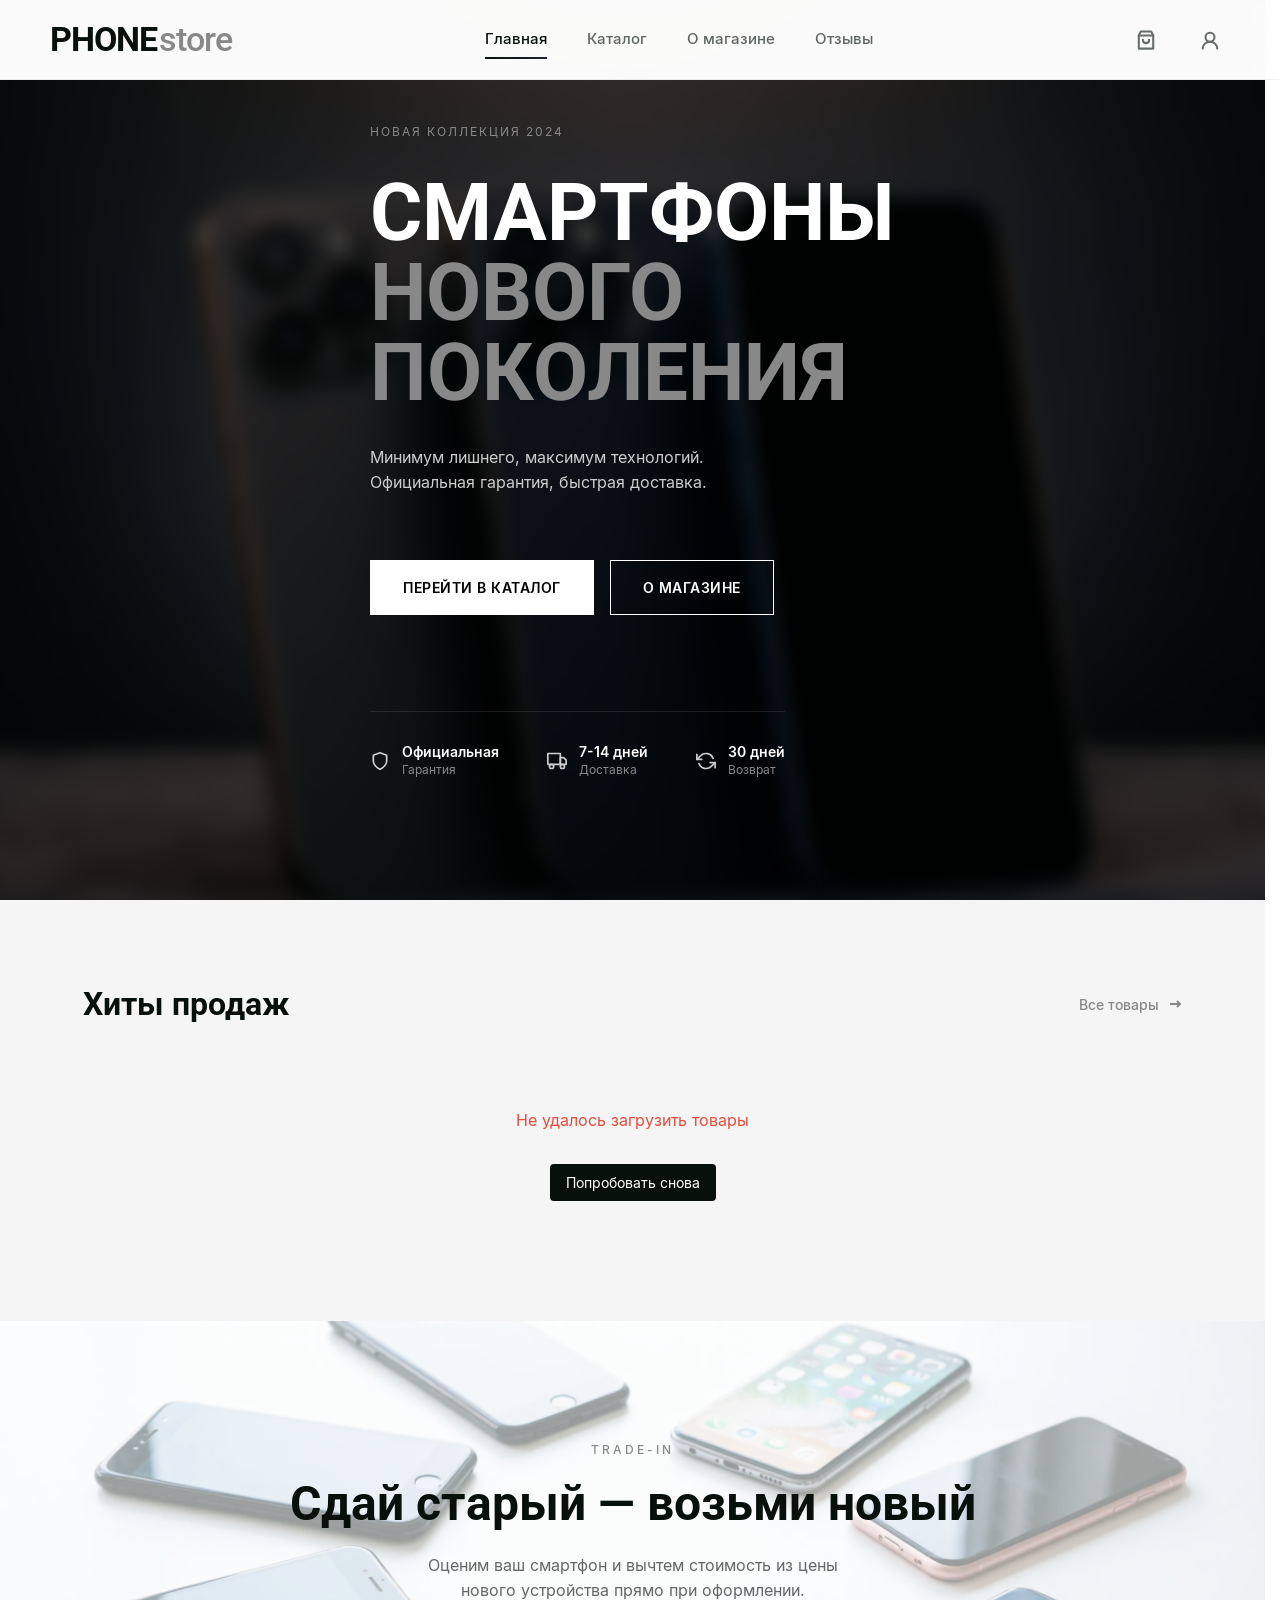
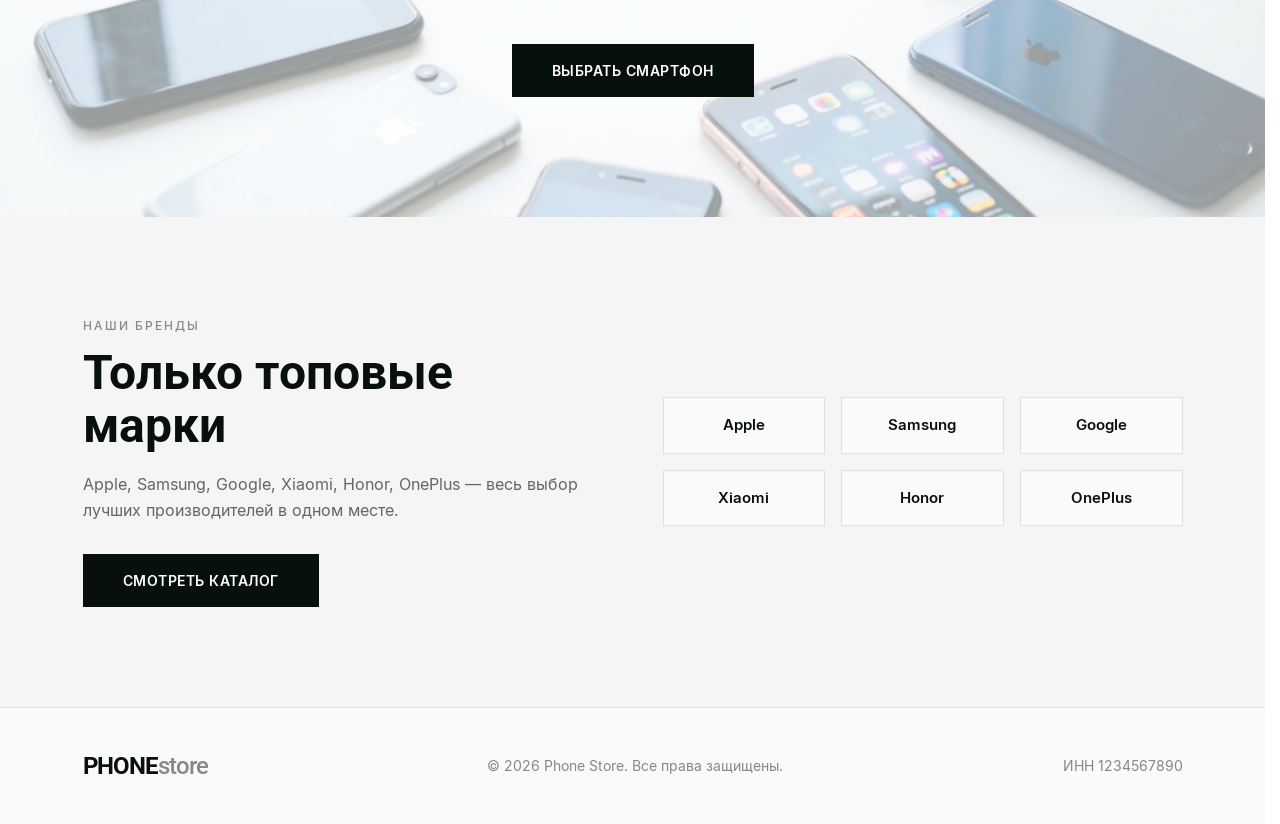
<file: index.html>
<!DOCTYPE html>
<html lang="ru">

<head>
    <meta charset="UTF-8">
    <meta name="viewport" content="width=device-width, initial-scale=1.0">
    <title>PhoneStore</title>
    <link rel="stylesheet" href="styles/fonts.css">
    <link rel="stylesheet" href="styles/reset.css">
    <link rel="stylesheet" href="styles/style.css">
    <link rel="stylesheet" href="styles/responsive.css">
    <script src="js/main.js" defer></script>
    <script src="js/index.js" defer type="module"></script>
</head>

<body>
    <header class="header">
        <a href="index.html" class="header__logo">
            PHONE<span>store</span>
        </a>
        <nav class="header__nav">
            <ul class="header__nav-list">
                <li><a href="index.html" class="header__nav-link header__nav-link--active">Главная</a></li>
                <li><a href="catalog.html" class="header__nav-link">Каталог</a></li>
                <li><a href="about_us.html" class="header__nav-link">О магазине</a></li>
                <li><a href="reviews.html" class="header__nav-link">Отзывы</a></li>
            </ul>
        </nav>
        <div class="header__icons">
            <a href="cart.html" class="header__icon">
                <svg class="header__icon-image" viewBox="0 0 16 16" fill="none" stroke="currentColor"
                    stroke-width="1.5">
                    <rect height="9.5" width="10.5" y="4.75" x="2.75" />
                    <path d="m5.75 7.75c0 1.5 1 2.5 2.25 2.5s2.25-1 2.25-2.5m-7.5-3 1.5-3h7.5l1.5 3" />
                </svg>
            </a>
            <a href="profile.html" class="header__icon">
                <svg class="header__icon-image" viewBox="0 0 16 16" fill="none" stroke="currentColor"
                    stroke-width="1.5">
                    <circle cx="8" cy="6" r="3.25" />
                    <path d="m2.75 14.25c0-2.5 2-5 5.25-5s5.25 2.5 5.25 5" />
                </svg>
            </a>
        </div>
        <button class="header__burger" aria-label="Меню">
            <span></span>
            <span></span>
            <span></span>
        </button>
        <div class="header__mobile-menu">
            <nav class="header__mobile-nav">
                <ul class="header__mobile-nav-list">
                    <li><a href="index.html" class="header__mobile-nav-link header__mobile-nav-link--active">Главная</a>
                    </li>
                    <li><a href="catalog.html" class="header__mobile-nav-link">Каталог</a></li>
                    <li><a href="about_us.html" class="header__mobile-nav-link">О магазине</a></li>
                    <li><a href="reviews.html" class="header__mobile-nav-link">Отзывы</a></li>
                    <li><a href="cart.html" class="header__mobile-nav-link">Корзина</a></li>
                    <li><a href="profile.html" class="header__mobile-nav-link">Профиль</a></li>
                </ul>
            </nav>
        </div>
    </header>
    <main>
        <section class="hero">
            <div class="hero__container">
                <span class="hero__label">НОВАЯ КОЛЛЕКЦИЯ 2024</span>
                <h1 class="hero__title">
                    Смартфоны
                    <span class="hero__subtitle">НОВОГО</span>
                    <span class="hero__subtitle">ПОКОЛЕНИЯ</span>
                </h1>
                <p class="hero__description">
                    Минимум лишнего, максимум технологий.<br>
                    Официальная гарантия, быстрая доставка.
                </p>
                <div class="hero__buttons">
                    <a href="catalog.html" class="hero__btn hero__btn--primary">
                        Перейти в каталог
                    </a>
                    <a href="about_us.html" class="hero__btn hero__btn--secondary">
                        О магазине
                    </a>
                </div>
                <div class="hero__features">
                    <div class="feature">
                        <svg class="feature__icon" viewBox="0 0 24 24" fill="none" stroke="currentColor"
                            stroke-width="2">
                            <path d="M12 22s8-4 8-10V5l-8-3-8 3v7c0 6 8 10 8 10z" />
                        </svg>
                        <div class="feature__content">
                            <span class="feature__title">Официальная</span>
                            <span class="feature__text">Гарантия</span>
                        </div>
                    </div>
                    <div class="feature">
                        <svg class="feature__icon" viewBox="0 0 24 24" fill="none" stroke="currentColor"
                            stroke-width="2">
                            <rect x="1" y="3" width="15" height="13" />
                            <polygon points="16 8 20 8 23 11 23 16 16 16 16 8" />
                            <circle cx="5.5" cy="18.5" r="2.5" />
                            <circle cx="18.5" cy="18.5" r="2.5" />
                        </svg>
                        <div class="feature__content">
                            <span class="feature__title">7-14 дней</span>
                            <span class="feature__text">Доставка</span>
                        </div>
                    </div>
                    <div class="feature">
                        <svg class="feature__icon" viewBox="0 0 24 24" fill="none" stroke="currentColor"
                            stroke-width="2">
                            <path d="M1 4v6h6M23 20v-6h-6" />
                            <path d="M20.49 9A9 9 0 0 0 5.64 5.64L1 10m22 4l-4.64 4.36A9 9 0 0 1 3.51 15" />
                        </svg>
                        <div class="feature__content">
                            <span class="feature__title">30 дней</span>
                            <span class="feature__text">Возврат</span>
                        </div>
                    </div>
                </div>
        </section>
        <section class="bestsellers">
            <div class="container">
                <div class="bestsellers__header">
                    <h2 class="bestsellers__title">Хиты продаж</h2>
                    <a href="catalog.html" class="bestsellers__link">
                        Все товары
                        <svg width="16" height="16" viewBox="0 0 16 16" fill="none" stroke="currentColor"
                            stroke-width="2">
                            <path d="M3 8h10M10 5l3 3-3 3" />
                        </svg>
                    </a>
                </div>
                <div class="bestsellers__grid">

                </div>
            </div>
        </section>
        <section class="trade-in">
            <div class="trade-in__container">
                <span class="trade-in__label">TRADE-IN</span>
                <h2 class="trade-in__title">Сдай старый — возьми новый</h2>
                <p class="trade-in__description">
                    Оценим ваш смартфон и вычтем стоимость из цены<br>
                    нового устройства прямо при оформлении.
                </p>
                <a href="catalog.html" class="trade-in__btn">Выбрать смартфон</a>
            </div>
        </section>
        <section class="brands">
            <div class="container">
                <div class="brands__content">
                    <div class="brands__info">
                        <span class="brands__label">НАШИ БРЕНДЫ</span>
                        <h2 class="brands__title">Только топовые марки</h2>
                        <p class="brands__description">
                            Apple, Samsung, Google, Xiaomi, Honor, OnePlus — весь выбор<br>
                            лучших производителей в одном месте.
                        </p>
                        <a href="catalog.html" class="brands__btn">Смотреть каталог</a>
                    </div>

                    <div class="brands__grid">
                        <a href="catalog.html?brand=1" class="brand-card">Apple</a>
                        <a href="catalog.html?brand=2" class="brand-card">Samsung</a>
                        <a href="catalog.html?brand=3" class="brand-card">Google</a>
                        <a href="catalog.html?brand=4" class="brand-card">Xiaomi</a>
                        <a href="catalog.html?brand=5" class="brand-card">Honor</a>
                        <a href="catalog.html?brand=6" class="brand-card">OnePlus</a>
                    </div>
                </div>
            </div>
        </section>
    </main>
    <footer class="footer">
        <div class="container">
            <div class="footer__content">
                <div class="footer__logo">
                    PHONE<span>store</span>
                </div>
                <p class="footer__copyright">
                    © 2026 Phone Store. Все права защищены.
                </p>
                <div class="footer__inn">
                    ИНН 1234567890
                </div>
            </div>
        </div>
    </footer>
</body>

</html>
</file>
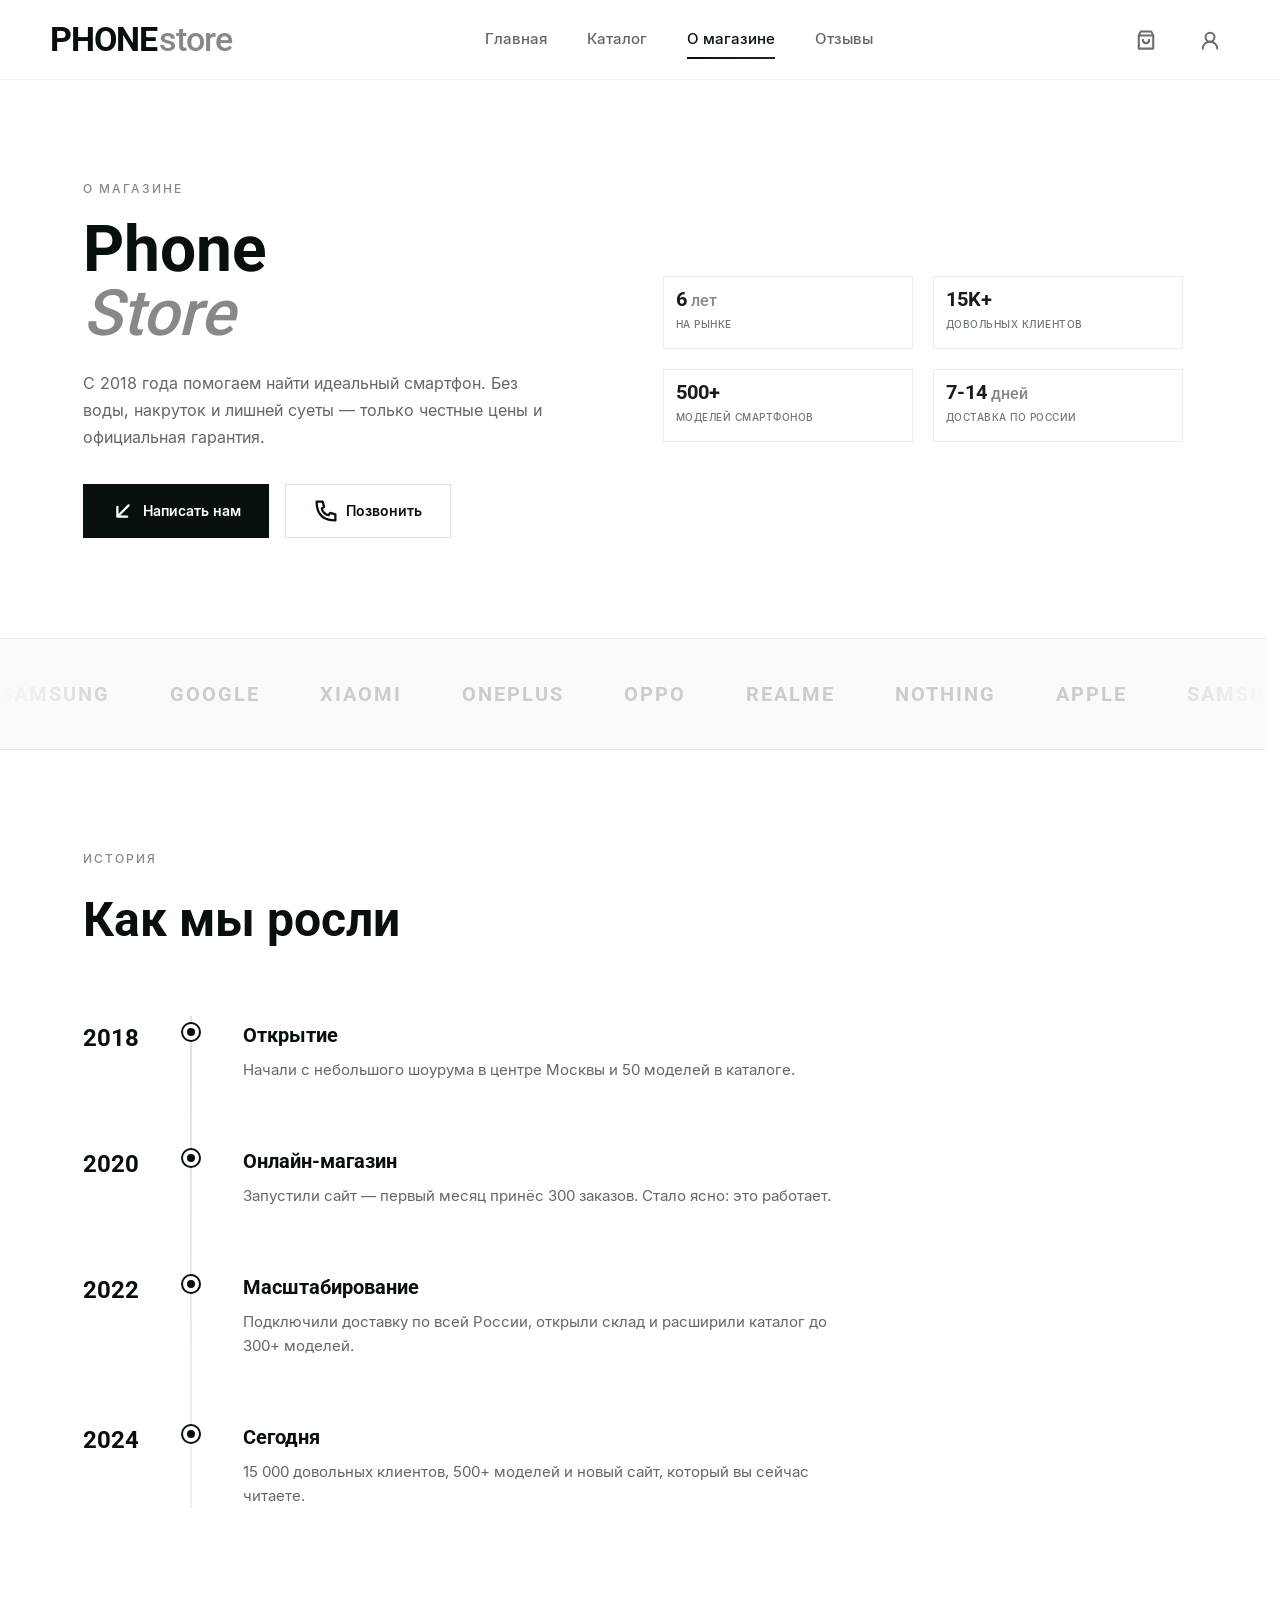
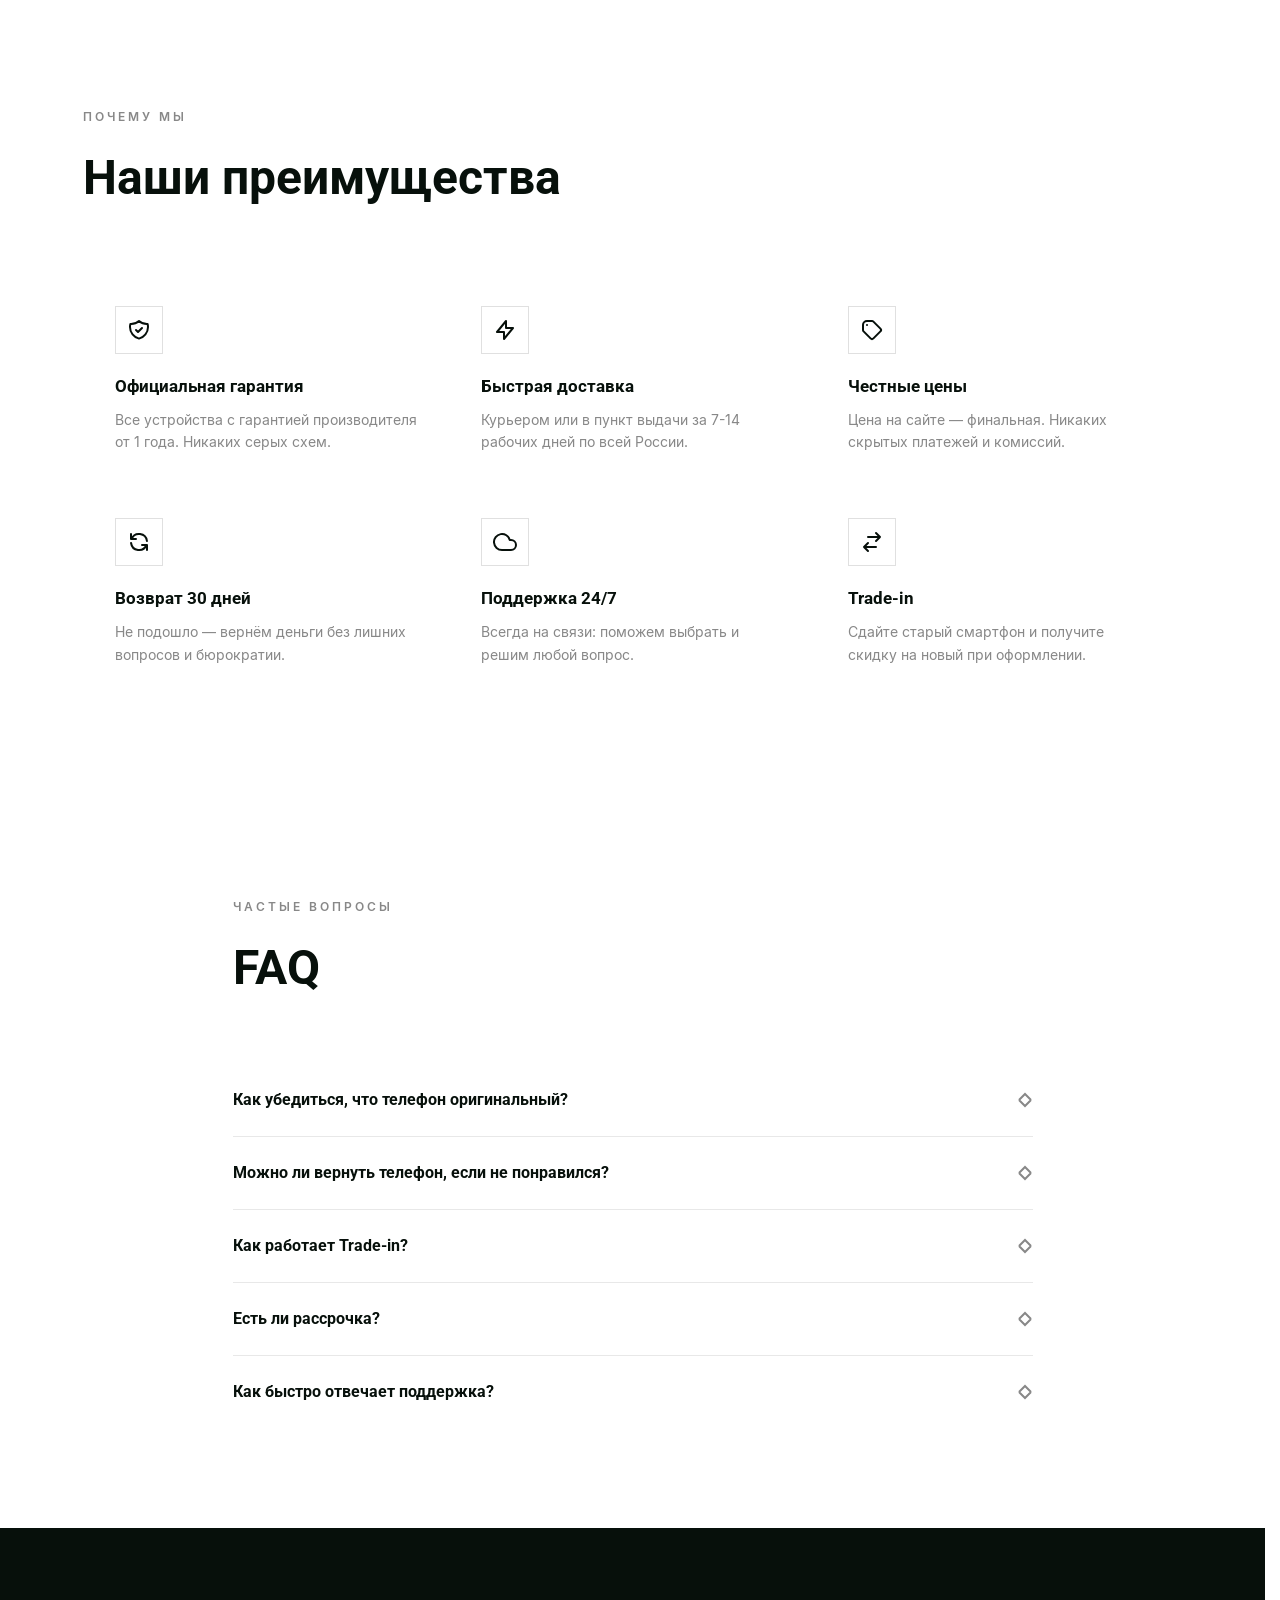
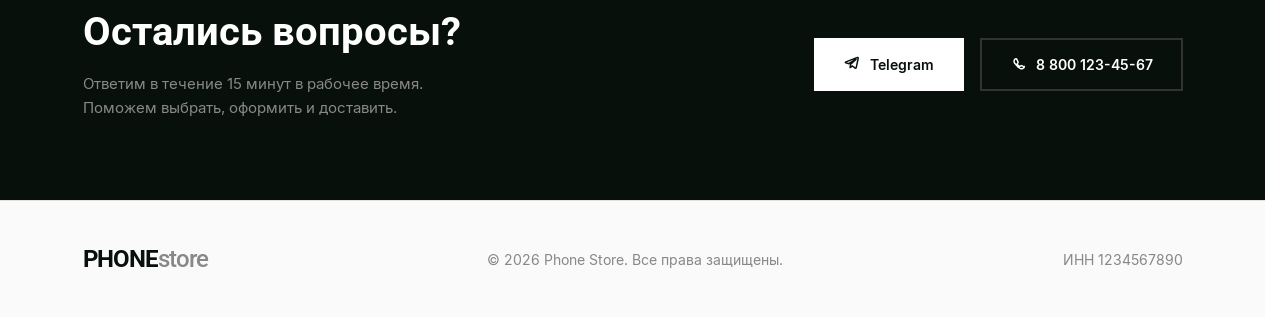
<file: about_us.html>
<!DOCTYPE html>
<html lang="ru">

<head>
    <meta charset="UTF-8">
    <meta name="viewport" content="width=device-width, initial-scale=1.0">
    <title>PhoneStore</title>
    <link rel="stylesheet" href="styles/fonts.css">
    <link rel="stylesheet" href="styles/reset.css">
    <link rel="stylesheet" href="styles/style.css">
    <link rel="stylesheet" href="styles/responsive.css">
    <script src="js/main.js" defer></script>
    <script src="js/about.js" defer></script>
</head>

<body>
    <header class="header">
        <a href="index.html" class="header__logo">
            PHONE<span>store</span>
        </a>
        <nav class="header__nav">
            <ul class="header__nav-list">
                <li><a href="index.html" class="header__nav-link">Главная</a></li>
                <li><a href="catalog.html" class="header__nav-link">Каталог</a></li>
                <li><a href="about_us.html" class="header__nav-link header__nav-link--active">О магазине</a></li>
                <li><a href="reviews.html" class="header__nav-link">Отзывы</a></li>
            </ul>
        </nav>
        <div class="header__icons">
            <a href="cart.html" class="header__icon">
                <svg class="header__icon-image" viewBox="0 0 16 16" fill="none" stroke="currentColor"
                    stroke-width="1.5">
                    <rect height="9.5" width="10.5" y="4.75" x="2.75" />
                    <path d="m5.75 7.75c0 1.5 1 2.5 2.25 2.5s2.25-1 2.25-2.5m-7.5-3 1.5-3h7.5l1.5 3" />
                </svg>
            </a>
            <a href="profile.html" class="header__icon">
                <svg class="header__icon-image" viewBox="0 0 16 16" fill="none" stroke="currentColor"
                    stroke-width="1.5">
                    <circle cx="8" cy="6" r="3.25" />
                    <path d="m2.75 14.25c0-2.5 2-5 5.25-5s5.25 2.5 5.25 5" />
                </svg>
            </a>
        </div>
        <button class="header__burger" aria-label="Меню">
            <span></span>
            <span></span>
            <span></span>
        </button>
        <div class="header__mobile-menu">
            <nav class="header__mobile-nav">
                <ul class="header__mobile-nav-list">
                    <li><a href="index.html" class="header__mobile-nav-link">Главная</a>
                    </li>
                    <li><a href="catalog.html" class="header__mobile-nav-link">Каталог</a></li>
                    <li><a href="about_us.html" class="header__mobile-nav-link header__mobile-nav-link--active">О
                            магазине</a></li>
                    <li><a href="reviews.html" class="header__mobile-nav-link">Отзывы</a></li>
                    <li><a href="cart.html" class="header__mobile-nav-link">Корзина</a></li>
                    <li><a href="profile.html" class="header__mobile-nav-link">Профиль</a></li>
                </ul>
            </nav>
        </div>
    </header>
    <main>
        <section class="about">
            <div class="container">
                <div class="about__content">
                    <div class="about__info">
                        <span class="about__label">О МАГАЗИНЕ</span>
                        <h1 class="about__title">Phone<br><span>Store</span></h1>
                        <p class="about__description">
                            С 2018 года помогаем найти идеальный смартфон. Без воды, накруток и лишней суеты — только
                            честные цены и официальная гарантия.
                        </p>
                        <div class="about__buttons">
                            <a href="#contact" class="about__btn about__btn--primary">
                                <svg class="about__btn-icon" viewBox="0 0 16 16" fill="none">
                                    <path d="M10.75 11.75h-6.5v-6.5m7.5-1-7.5 7.5" />
                                </svg>
                                Написать нам
                            </a>
                            <a href="tel:+79999999999" class="about__btn about__btn--secondary">
                                <svg class="about__btn-icon" viewBox="0 0 16 16" fill="none">
                                    <path
                                        d="M1.75 1.75c0 8.5 4 12.5 12.5 12.5v-4l-3.5-1-1 1.5c-2 0-4.5-2.5-4.5-4.5l1.5-1-1-3.5z" />
                                    <path />
                                </svg>
                                Позвонить
                            </a>
                        </div>
                    </div>
                    <div class="about__stats">
                        <div class="stat-card">
                            <div class="stat-card__value">6<span>лет</span></div>
                            <div class="stat-card__label">НА РЫНКЕ</div>
                        </div>
                        <div class="stat-card">
                            <div class="stat-card__value">15K+</div>
                            <div class="stat-card__label">ДОВОЛЬНЫХ КЛИЕНТОВ</div>
                        </div>
                        <div class="stat-card">
                            <div class="stat-card__value">500+</div>
                            <div class="stat-card__label">МОДЕЛЕЙ СМАРТФОНОВ</div>
                        </div>
                        <div class="stat-card">
                            <div class="stat-card__value">7-14<span>дней</span></div>
                            <div class="stat-card__label">ДОСТАВКА ПО РОССИИ</div>
                        </div>
                    </div>
                </div>
            </div>
        </section>
        <section class="brands-carousel">
            <div class="carousel">
                <div class="carousel__group">
                    <div class="carousel__item">SAMSUNG</div>
                    <div class="carousel__item">GOOGLE</div>
                    <div class="carousel__item">XIAOMI</div>
                    <div class="carousel__item">ONEPLUS</div>
                    <div class="carousel__item">OPPO</div>
                    <div class="carousel__item">REALME</div>
                    <div class="carousel__item">NOTHING</div>
                    <div class="carousel__item">APPLE</div>
                </div>
                <div class="carousel__group" aria-hidden="true">
                    <div class="carousel__item">SAMSUNG</div>
                    <div class="carousel__item">GOOGLE</div>
                    <div class="carousel__item">XIAOMI</div>
                    <div class="carousel__item">ONEPLUS</div>
                    <div class="carousel__item">OPPO</div>
                    <div class="carousel__item">REALME</div>
                    <div class="carousel__item">NOTHING</div>
                    <div class="carousel__item">APPLE</div>
                </div>
            </div>
        </section>
        <section class="history">
            <div class="container">
                <span class="history__label">ИСТОРИЯ</span>
                <h2 class="history__title">Как мы росли</h2>
                <div class="timeline">
                    <div class="timeline__item">
                        <div class="timeline__year">2018</div>
                        <div class="timeline__marker"></div>
                        <div class="timeline__content">
                            <h3 class="timeline__heading">Открытие</h3>
                            <p class="timeline__text">
                                Начали с небольшого шоурума в центре Москвы и 50 моделей в каталоге.
                            </p>
                        </div>
                    </div>
                    <div class="timeline__item">
                        <div class="timeline__year">2020</div>
                        <div class="timeline__marker"></div>
                        <div class="timeline__content">
                            <h3 class="timeline__heading">Онлайн-магазин</h3>
                            <p class="timeline__text">
                                Запустили сайт — первый месяц принёс 300 заказов. Стало ясно: это работает.
                            </p>
                        </div>
                    </div>
                    <div class="timeline__item">
                        <div class="timeline__year">2022</div>
                        <div class="timeline__marker"></div>
                        <div class="timeline__content">
                            <h3 class="timeline__heading">Масштабирование</h3>
                            <p class="timeline__text">
                                Подключили доставку по всей России, открыли склад и расширили каталог до 300+ моделей.
                            </p>
                        </div>
                    </div>
                    <div class="timeline__item">
                        <div class="timeline__year">2024</div>
                        <div class="timeline__marker"></div>
                        <div class="timeline__content">
                            <h3 class="timeline__heading">Сегодня</h3>
                            <p class="timeline__text">
                                15 000 довольных клиентов, 500+ моделей и новый сайт, который вы сейчас читаете.
                            </p>
                        </div>
                    </div>
                </div>
            </div>
        </section>
        <section class="advantages">
            <div class="container">
                <span class="advantages__label">ПОЧЕМУ МЫ</span>
                <h2 class="advantages__title">Наши преимущества</h2>
                <div class="advantages__grid">
                    <div class="advantage-card">
                        <div class="advantage-card__icon">
                            <svg viewBox="0 0 24 24" fill="none">
                                <path
                                    d="M9 12l2 2 4-4m5.618-4.016A11.955 11.955 0 0112 2.944a11.955 11.955 0 01-8.618 3.04A12.02 12.02 0 003 9c0 5.591 3.824 10.29 9 11.622 5.176-1.332 9-6.03 9-11.622 0-1.042-.133-2.052-.382-3.016z" />
                            </svg>
                        </div>
                        <h3 class="advantage-card__title">Официальная гарантия</h3>
                        <p class="advantage-card__text">
                            Все устройства с гарантией производителя от 1 года. Никаких серых схем.
                        </p>
                    </div>
                    <div class="advantage-card">
                        <div class="advantage-card__icon">
                            <svg viewBox="0 0 24 24" fill="none">
                                <path d="M13 10V3L4 14h7v7l9-11h-7z" />
                            </svg>
                        </div>
                        <h3 class="advantage-card__title">Быстрая доставка</h3>
                        <p class="advantage-card__text">
                            Курьером или в пункт выдачи за 7-14 рабочих дней по всей России.
                        </p>
                    </div>
                    <div class="advantage-card">
                        <div class="advantage-card__icon">
                            <svg viewBox="0 0 24 24" fill="none">
                                <path
                                    d="M7 7h.01M7 3h5c.512 0 1.024.195 1.414.586l7 7a2 2 0 010 2.828l-7 7a2 2 0 01-2.828 0l-7-7A1.994 1.994 0 013 12V7a4 4 0 014-4z" />
                            </svg>
                        </div>
                        <h3 class="advantage-card__title">Честные цены</h3>
                        <p class="advantage-card__text">
                            Цена на сайте — финальная. Никаких скрытых платежей и комиссий.
                        </p>
                    </div>
                    <div class="advantage-card">
                        <div class="advantage-card__icon">
                            <svg viewBox="0 0 24 24" fill="none">
                                <path
                                    d="M4 4v5h.582m15.356 2A8.001 8.001 0 004.582 9m0 0H9m11 11v-5h-.581m0 0a8.003 8.003 0 01-15.357-2m15.357 2H15" />
                            </svg>
                        </div>
                        <h3 class="advantage-card__title">Возврат 30 дней</h3>
                        <p class="advantage-card__text">
                            Не подошло — вернём деньги без лишних вопросов и бюрократии.
                        </p>
                    </div>
                    <div class="advantage-card">
                        <div class="advantage-card__icon">
                            <svg viewBox="0 0 24 24" fill="none">
                                <path d="M18 10h-1.26A8 8 0 109 20h9a5 5 0 000-10z" />
                            </svg>
                        </div>
                        <h3 class="advantage-card__title">Поддержка 24/7</h3>
                        <p class="advantage-card__text">
                            Всегда на связи: поможем выбрать и решим любой вопрос.
                        </p>
                    </div>
                    <div class="advantage-card">
                        <div class="advantage-card__icon">
                            <svg viewBox="0 0 24 24" fill="none">
                                <path d="M8 7h12m0 0l-4-4m4 4l-4 4m0 6H4m0 0l4 4m-4-4l4-4" />
                            </svg>
                        </div>
                        <h3 class="advantage-card__title">Trade-in</h3>
                        <p class="advantage-card__text">
                            Сдайте старый смартфон и получите скидку на новый при оформлении.
                        </p>
                    </div>
                </div>
            </div>
        </section>
        <section class="faq">
            <div class="container">
                <span class="faq__label">ЧАСТЫЕ ВОПРОСЫ</span>
                <h2 class="faq__title">FAQ</h2>
                <div class="faq__list">
                    <div class="faq__item">
                        <button class="faq__question" aria-expanded="false">
                            <span>Как убедиться, что телефон оригинальный?</span>
                            <svg class="faq__icon" width="16" height="16" viewBox="0 0 16 16" fill="none"
                                stroke="currentColor" stroke-width="2">
                                <path d="M2 8L8 14L14 8M2 8L8 2L14 8" />
                            </svg>
                        </button>
                        <div class="faq__answer">
                            <p>Все устройства поставляются напрямую от официальных дистрибьюторов. К каждому товару
                                прилагается чек и гарантийный талон производителя.</p>
                        </div>
                    </div>
                    <div class="faq__item">
                        <button class="faq__question" aria-expanded="false">
                            <span>Можно ли вернуть телефон, если не понравился?</span>
                            <svg class="faq__icon" width="16" height="16" viewBox="0 0 16 16" fill="none"
                                stroke="currentColor" stroke-width="2">
                                <path d="M2 8L8 14L14 8M2 8L8 2L14 8" />
                            </svg>
                        </button>
                        <div class="faq__answer">
                            <p>Да, вы можете вернуть устройство в течение 30 дней с момента покупки. Телефон должен быть
                                в оригинальной упаковке и без следов использования.</p>
                        </div>
                    </div>
                    <div class="faq__item">
                        <button class="faq__question" aria-expanded="false">
                            <span>Как работает Trade-in?</span>
                            <svg class="faq__icon" width="16" height="16" viewBox="0 0 16 16" fill="none"
                                stroke="currentColor" stroke-width="2">
                                <path d="M2 8L8 14L14 8M2 8L8 2L14 8" />
                            </svg>
                        </button>
                        <div class="faq__answer">
                            <p>Принесите ваш старый смартфон, мы оценим его состояние и предложим скидку на новый.
                                Оценка занимает 10-15 минут.</p>
                        </div>
                    </div>
                    <div class="faq__item">
                        <button class="faq__question" aria-expanded="false">
                            <span>Есть ли рассрочка?</span>
                            <svg class="faq__icon" width="16" height="16" viewBox="0 0 16 16" fill="none"
                                stroke="currentColor" stroke-width="2">
                                <path d="M2 8L8 14L14 8M2 8L8 2L14 8" />
                            </svg>
                        </button>
                        <div class="faq__answer">
                            <p>Да, мы сотрудничаем с банками-партнерами. Рассрочка доступна на 3, 6 или 12 месяцев.
                                Решение принимается за 15 минут.</p>
                        </div>
                    </div>
                    <div class="faq__item">
                        <button class="faq__question" aria-expanded="false">
                            <span>Как быстро отвечает поддержка?</span>
                            <svg class="faq__icon" width="16" height="16" viewBox="0 0 16 16" fill="none"
                                stroke="currentColor" stroke-width="2">
                                <path d="M2 8L8 14L14 8M2 8L8 2L14 8" />
                            </svg>
                        </button>
                        <div class="faq__answer">
                            <p>Наша поддержка работает 24/7. Среднее время ответа — 5-10 минут в рабочее время
                                (10:00-20:00), до 30 минут в ночное время.</p>
                        </div>
                    </div>
                </div>
            </div>
        </section>
        <section class="contact-cta">
            <div class="container">
                <div class="contact-cta__content">
                    <div class="contact-cta__text">
                        <h2 class="contact-cta__title">Остались вопросы?</h2>
                        <p class="contact-cta__description">
                            Ответим в течение 15 минут в рабочее время.<br>
                            Поможем выбрать, оформить и доставить.
                        </p>
                    </div>

                    <div class="contact-cta__buttons">
                        <a href="https://t.me/phonestore" class="contact-cta__btn contact-cta__btn--white"
                            target="_blank">
                            <svg width="16" height="16" viewBox="0 0 16 16" fill="none" stroke="currentColor"
                                stroke-width="1.5">
                                <path
                                    d="M13.442 1.406L1.938 5.844c-.782.315-.778.751-.144.946l2.944.918 6.818-4.302c.322-.193.616-.088.374.125l-5.522 4.983-.202 3.021c.296 0 .426-.136.59-.296l1.42-1.378 2.952 2.18c.544.298.934.145 1.07-.504l1.94-9.136c.198-.792-.304-1.154-.82-.914z" />
                            </svg>
                            Telegram
                        </a>

                        <a href="tel:88001234567" class="contact-cta__btn contact-cta__btn--outline">
                            <svg width="16" height="16" viewBox="0 0 16 16" fill="none" stroke="currentColor"
                                stroke-width="1.5">
                                <path
                                    d="M14.625 11.063l-2.5-1.25-.445-.222-.438.078c-.266.047-.65.156-1.031.539l-.259.258c-.078.078-.219.094-.32.031-.875-.531-1.875-1.531-2.406-2.406-.063-.109-.047-.242.031-.32l.258-.258c.383-.383.492-.766.539-1.031l.078-.438-.222-.445-1.25-2.5C6.5 2.812 6.312 2.75 6.125 2.75h-.25c-.187 0-.5.062-.812.312-.313.25-.625.625-.813 1.125-.187.5-.25 1.062-.125 1.625.125.562.375 1.125.75 1.625 1.25 1.75 2.812 3.312 4.562 4.562.5.375 1.063.625 1.625.75.563.125 1.125.062 1.625-.125.5-.188.875-.5 1.125-.812.312-.313.375-.625.375-.813v-.25c0-.187-.062-.375-.25-.5z" />
                            </svg>
                            8 800 123-45-67
                        </a>
                    </div>
                </div>
            </div>
        </section>
    </main>
    <footer class="footer">
        <div class="container">
            <div class="footer__content">
                <div class="footer__logo">
                    PHONE<span>store</span>
                </div>
                <p class="footer__copyright">
                    © 2026 Phone Store. Все права защищены.
                </p>
                <div class="footer__inn">
                    ИНН 1234567890
                </div>
            </div>
        </div>
    </footer>
</body>

</html>
</file>
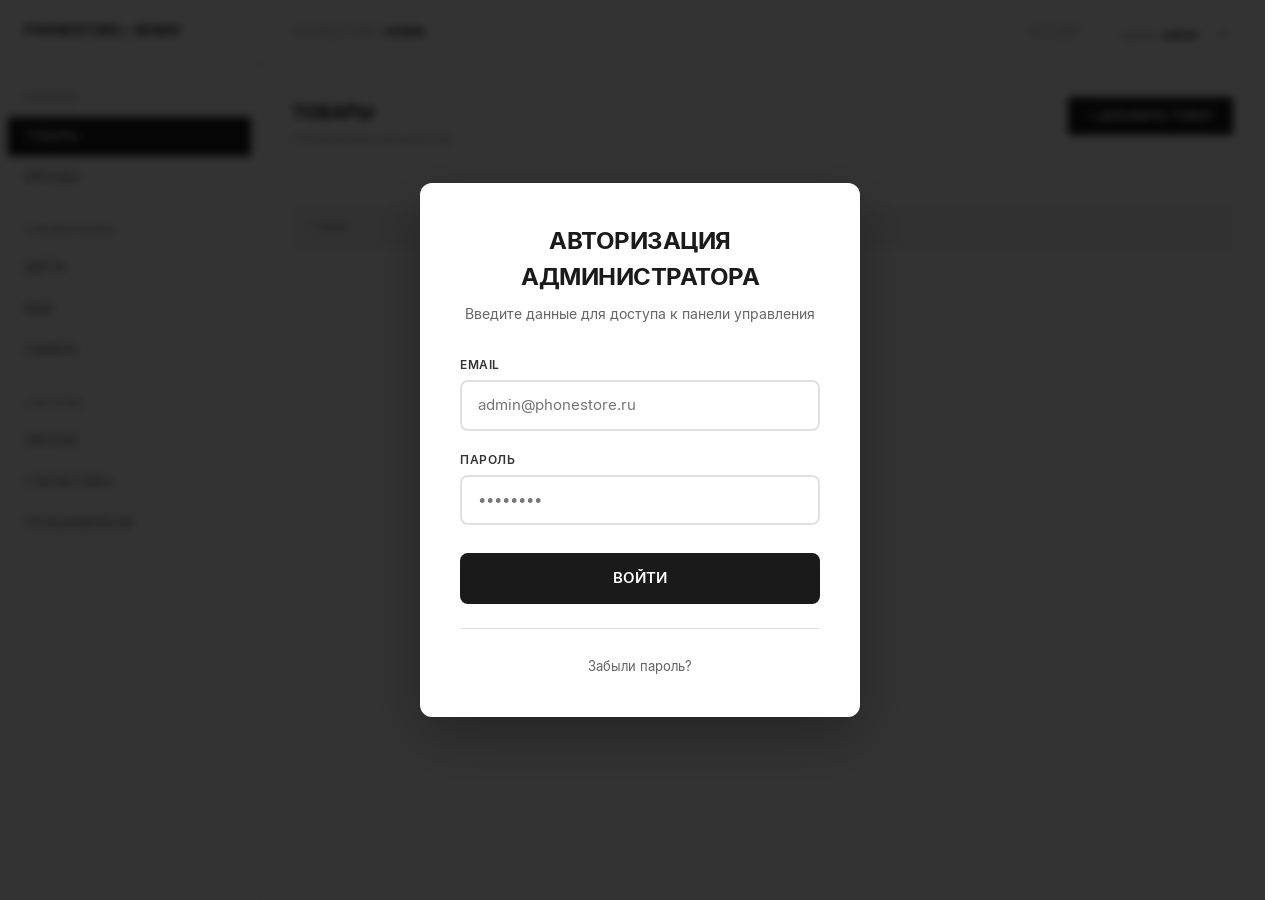
<file: admin.html>
<!DOCTYPE html>
<html lang="ru">

<head>
    <meta charset="UTF-8">
    <meta name="viewport" content="width=device-width, initial-scale=1.0">
    <title>Админка — PhoneStore</title>
    <link rel="stylesheet" href="styles/style.css">
    <link rel="stylesheet" href="styles/fonts.css">
    <link rel="stylesheet" href="styles/reset.css">
    <script src="js/admin.js" defer></script>
    <script src="js/main.js" defer></script>
</head>

<body>
    <div class="admin">
        <!-- Sidebar -->
        <aside class="admin-sidebar">
            <div class="admin-sidebar__logo">PHONESTORE / ADMIN</div>
            <nav class="admin-sidebar__nav">
                <div class="admin-sidebar__section">
                    <div class="admin-sidebar__section-title">КАТАЛОГ</div>
                    <ul class="admin-sidebar__menu">
                        <li class="admin-sidebar__item">
                            <a href="#" class="admin-sidebar__link is-active" data-admin-tab="products">
                                <span class="admin-sidebar__link-text">ТОВАРЫ</span>
                            </a>
                        </li>
                        <li class="admin-sidebar__item">
                            <a href="#" class="admin-sidebar__link" data-admin-tab="brands">
                                <span class="admin-sidebar__link-text">БРЕНДЫ</span>
                            </a>
                        </li>
                    </ul>
                </div>
                <div class="admin-sidebar__section">
                    <div class="admin-sidebar__section-title">СПРАВОЧНИКИ</div>
                    <ul class="admin-sidebar__menu">
                        <li class="admin-sidebar__item">
                            <a href="#" class="admin-sidebar__link" data-admin-tab="colors">
                                <span class="admin-sidebar__link-text">ЦВЕТА</span>
                            </a>
                        </li>
                        <li class="admin-sidebar__item">
                            <a href="#" class="admin-sidebar__link" data-admin-tab="ram">
                                <span class="admin-sidebar__link-text">RAM</span>
                            </a>
                        </li>
                        <li class="admin-sidebar__item">
                            <a href="#" class="admin-sidebar__link" data-admin-tab="memory">
                                <span class="admin-sidebar__link-text">ПАМЯТЬ</span>
                            </a>
                        </li>
                    </ul>
                </div>
                <div class="admin-sidebar__section">
                    <div class="admin-sidebar__section-title">СИСТЕМА</div>
                    <ul class="admin-sidebar__menu">
                        <li class="admin-sidebar__item">
                            <a href="#" class="admin-sidebar__link" data-admin-tab="orders">
                                <span class="admin-sidebar__link-text">ЗАКАЗЫ</span>
                            </a>
                        </li>
                        <li class="admin-sidebar__item">
                            <a href="#" class="admin-sidebar__link" data-admin-tab="statistics">
                                <span class="admin-sidebar__link-text">СТАТИСТИКА</span>
                            </a>
                        </li>
                        <li class="admin-sidebar__item">
                            <a href="#" class="admin-sidebar__link" data-admin-tab="users">
                                <span class="admin-sidebar__link-text">ПОЛЬЗОВАТЕЛИ</span>
                            </a>
                        </li>
                    </ul>
                </div>
            </nav>
        </aside>

        <!-- Main Content -->
        <main class="admin-main">
            <header class="admin-topbar">
                <div class="admin-topbar__breadcrumbs">
                    <a href="#" class="admin-topbar__link">PHONESTORE</a>
                    <span> / </span>
                    <span class="admin-topbar__link--current">ADMIN</span>
                </div>
                <div class="admin-topbar__actions">
                    <a href="#" class="admin-topbar__site-link">НА САЙТ</a>
                    <div class="admin-topbar__user">
                        <span class="admin-topbar__user-label">Админ:</span>
                        <span class="admin-topbar__user-name">admin</span>
                        <button id="logout-btn" class="admin-topbar__logout" title="Выйти"
                            style="margin-left: 12px; background: none; border: none; cursor: pointer; color: #999; font-size: 18px; padding: 0 4px;">×</button>
                    </div>
                </div>
            </header>

            <div class="admin-content">
                <!-- PRODUCT LIST VIEW -->
                <div class="admin-products-list">
                    <div class="admin-page-header">
                        <div>
                            <h1 class="admin-page-title">ТОВАРЫ</h1>
                            <p class="admin-page-subtitle">УПРАВЛЕНИЕ КАТАЛОГОМ</p>
                        </div>
                        <div>
                            <button class="admin-btn admin-btn--primary" data-admin-add-product>+ ДОБАВИТЬ
                                ТОВАР</button>
                        </div>
                    </div>

                    <table class="admin-table">
                        <thead class="admin-table__header">
                            <tr>
                                <th class="admin-table__th">ТОВАР</th>
                                <th class="admin-table__th"></th>
                            </tr>
                        </thead>
                        <tbody>
                            <!-- Динамически заполняется -->
                        </tbody>
                    </table>
                </div>

                <!-- ADD PRODUCT FORM VIEW -->
                <div class="admin-product-form">
                    <div class="admin-page-header">
                        <div>
                            <h1 class="admin-page-title">НОВЫЙ ТОВАР</h1>
                            <p class="admin-page-subtitle">ЗАПОЛНИТЕ ОСНОВНЫЕ ДАННЫЕ</p>
                        </div>
                        <a href="#" class="admin-page-back" data-admin-back>← Назад к списку</a>
                    </div>

                    <form id="admin-product-form" novalidate>
                        <!-- Основная информация -->
                        <div class="admin-form-section">
                            <h2 class="admin-form-title">ОСНОВНАЯ ИНФОРМАЦИЯ</h2>

                            <div class="admin-form-row">
                                <div class="admin-form-group admin-form-group--full">
                                    <label class="admin-label" for="product-name">НАЗВАНИЕ ТОВАРА *</label>
                                    <input type="text" id="product-name" class="admin-input" placeholder="iPhone 15 Pro"
                                        required>
                                </div>
                            </div>

                            <div class="admin-form-row">
                                <div class="admin-form-group">
                                    <label class="admin-label" for="product-brand">БРЕНД *</label>
                                    <select id="product-brand" class="admin-select" required>
                                        <option value="">Выберите бренд</option>
                                    </select>
                                </div>

                            </div>

                            <div class="admin-form-row">
                                <div class="admin-form-group admin-form-group--full">
                                    <label class="admin-label" for="product-description">ОПИСАНИЕ</label>
                                    <textarea id="product-description" class="admin-textarea" rows="4"
                                        placeholder="Описание товара..."></textarea>
                                </div>
                            </div>
                        </div>

                        <!-- Характеристики -->
                        <div class="admin-form-section">
                            <h2 class="admin-form-title">ХАРАКТЕРИСТИКИ</h2>
                            <div class="admin-characteristics-list" id="characteristics-list">
                                <!-- Динамические строки -->
                            </div>
                            <button type="button" class="admin-btn admin-btn--dashed" data-admin-add-characteristic>+
                                ДОБАВИТЬ ХАРАКТЕРИСТИКУ</button>
                        </div>

                        <!-- Варианты товара -->
                        <div class="admin-form-section">
                            <h2 class="admin-form-title">ВАРИАНТЫ ТОВАРА</h2>
                            <div class="admin-variants-list" id="variants-list">
                                <!-- Динамические карточки -->
                            </div>
                            <button type="button" class="admin-btn admin-btn--dashed" data-admin-add-variant>+ ДОБАВИТЬ
                                ВАРИАНТ</button>
                        </div>

                        <!-- Действия -->
                        <div class="admin-form-actions">
                            <button type="submit" class="admin-btn admin-btn--primary admin-btn--large"
                                data-admin-save>СОХРАНИТЬ ТОВАР</button>
                            <button type="button" class="admin-btn admin-btn--secondary admin-btn--large"
                                data-admin-cancel>ОТМЕНА</button>
                        </div>
                    </form>
                </div>

                <!-- BRANDS LIST VIEW -->
                <div id="brands-list" class="admin-brands-list" style="display: none;">
                    <div class="admin-page-header">
                        <div>
                            <h1 class="admin-page-title">БРЕНДЫ</h1>
                            <p class="admin-page-subtitle">УПРАВЛЕНИЕ ПРОИЗВОДИТЕЛЯМИ</p>
                        </div>
                        <div>
                            <button class="admin-btn admin-btn--primary" data-admin-add-brand>+ ДОБАВИТЬ БРЕНД</button>
                        </div>
                    </div>

                    <table class="admin-table">
                        <thead class="admin-table__header">
                            <tr>
                                <th class="admin-table__th">НАЗВАНИЕ</th>
                                <th class="admin-table__th"></th>
                            </tr>
                        </thead>
                        <tbody>
                            <!-- Динамически заполняется -->
                        </tbody>
                    </table>
                </div>

                <!-- BRAND FORM VIEW -->
                <div id="brand-form" class="admin-brand-form" style="display: none;">
                    <div class="admin-page-header">
                        <div>
                            <h1 class="admin-page-title">НОВЫЙ БРЕНД</h1>
                            <p class="admin-page-subtitle">ДОБАВЬТЕ ПРОИЗВОДИТЕЛЯ</p>
                        </div>
                        <a href="#" class="admin-page-back" data-brand-back>← Назад к списку</a>
                    </div>

                    <form id="brand-form-element" novalidate>
                        <div class="admin-form-section">
                            <div class="admin-form-row">
                                <div class="admin-form-group admin-form-group--full">
                                    <label class="admin-label" for="brand-name">НАЗВАНИЕ БРЕНДА *</label>
                                    <input type="text" id="brand-name" class="admin-input" placeholder="APPLE" required>
                                </div>
                            </div>
                        </div>

                        <div class="admin-form-actions">
                            <button type="submit" class="admin-btn admin-btn--primary admin-btn--large" data-brand-save>
                                СОХРАНИТЬ
                            </button>
                            <button type="button" class="admin-btn admin-btn--secondary admin-btn--large"
                                data-brand-cancel>
                                ОТМЕНА
                            </button>
                        </div>
                    </form>
                </div>

                <!-- COLORS LIST VIEW -->
                <div id="colors-list" class="admin-colors-list" style="display: none;">
                    <div class="admin-page-header">
                        <div>
                            <h1 class="admin-page-title">ЦВЕТА</h1>
                            <p class="admin-page-subtitle">УПРАВЛЕНИЕ ЦВЕТАМИ</p>
                        </div>
                        <div>
                            <button class="admin-btn admin-btn--primary" data-admin-add-color>+ ДОБАВИТЬ ЦВЕТ</button>
                        </div>
                    </div>

                    <table class="admin-table">
                        <thead class="admin-table__header">
                            <tr>
                                <th class="admin-table__th">НАЗВАНИЕ</th>
                                <th class="admin-table__th"></th>
                            </tr>
                        </thead>
                        <tbody>
                            <!-- Динамически заполняется -->
                        </tbody>
                    </table>
                </div>

                <!-- COLOR FORM VIEW -->
                <div id="color-form" class="admin-color-form" style="display: none;">
                    <div class="admin-page-header">
                        <div>
                            <h1 class="admin-page-title">НОВЫЙ ЦВЕТ</h1>
                            <p class="admin-page-subtitle">ДОБАВЬТЕ ЦВЕТ</p>
                        </div>
                        <a href="#" class="admin-page-back" data-color-back>← Назад к списку</a>
                    </div>

                    <form id="color-form-element" novalidate>
                        <div class="admin-form-section">
                            <div class="admin-form-row">
                                <div class="admin-form-group admin-form-group--full">
                                    <label class="admin-label" for="color-name">НАЗВАНИЕ ЦВЕТА *</label>
                                    <input type="text" id="color-name" class="admin-input" placeholder="Черный"
                                        required>
                                </div>
                            </div>
                        </div>

                        <div class="admin-form-actions">
                            <button type="submit" class="admin-btn admin-btn--primary admin-btn--large" data-color-save>
                                СОХРАНИТЬ
                            </button>
                            <button type="button" class="admin-btn admin-btn--secondary admin-btn--large"
                                data-color-cancel>
                                ОТМЕНА
                            </button>
                        </div>
                    </form>
                </div>

                <!-- RAM LIST VIEW -->
                <div id="ram-list" class="admin-ram-list" style="display: none;">
                    <div class="admin-page-header">
                        <div>
                            <h1 class="admin-page-title">RAM</h1>
                            <p class="admin-page-subtitle">УПРАВЛЕНИЕ ОПЕРАТИВНОЙ ПАМЯТЬЮ</p>
                        </div>
                        <div>
                            <button class="admin-btn admin-btn--primary" data-admin-add-ram>+ ДОБАВИТЬ RAM</button>
                        </div>
                    </div>

                    <table class="admin-table">
                        <thead class="admin-table__header">
                            <tr>
                                <th class="admin-table__th">ОБЪЁМ (GB)</th>
                                <th class="admin-table__th"></th>
                            </tr>
                        </thead>
                        <tbody>
                            <!-- Динамически заполняется -->
                        </tbody>
                    </table>
                </div>

                <!-- RAM FORM VIEW -->
                <div id="ram-form" class="admin-ram-form" style="display: none;">
                    <div class="admin-page-header">
                        <div>
                            <h1 class="admin-page-title">НОВЫЙ RAM</h1>
                            <p class="admin-page-subtitle">ДОБАВЬТЕ ОБЪЁМ ОПЕРАТИВНОЙ ПАМЯТИ</p>
                        </div>
                        <a href="#" class="admin-page-back" data-ram-back>← Назад к списку</a>
                    </div>

                    <form id="ram-form-element" novalidate>
                        <div class="admin-form-section">
                            <div class="admin-form-row">
                                <div class="admin-form-group admin-form-group--full">
                                    <label class="admin-label" for="ram-size">ОБЪЁМ (GB) *</label>
                                    <input type="number" id="ram-size" class="admin-input" placeholder="8" min="1"
                                        required>
                                </div>
                            </div>
                        </div>

                        <div class="admin-form-actions">
                            <button type="submit" class="admin-btn admin-btn--primary admin-btn--large" data-ram-save>
                                СОХРАНИТЬ
                            </button>
                            <button type="button" class="admin-btn admin-btn--secondary admin-btn--large"
                                data-ram-cancel>
                                ОТМЕНА
                            </button>
                        </div>
                    </form>
                </div>

                <!-- MEMORY LIST VIEW -->
                <div id="memory-list" class="admin-memory-list" style="display: none;">
                    <div class="admin-page-header">
                        <div>
                            <h1 class="admin-page-title">ПАМЯТЬ</h1>
                            <p class="admin-page-subtitle">УПРАВЛЕНИЕ НАКОПИТЕЛЯМИ</p>
                        </div>
                        <div>
                            <button class="admin-btn admin-btn--primary" data-admin-add-memory>+ ДОБАВИТЬ
                                ПАМЯТЬ</button>
                        </div>
                    </div>

                    <table class="admin-table">
                        <thead class="admin-table__header">
                            <tr>
                                <th class="admin-table__th">ОБЪЁМ (GB)</th>
                                <th class="admin-table__th"></th>
                            </tr>
                        </thead>
                        <tbody>
                            <!-- Динамически заполняется -->
                        </tbody>
                    </table>
                </div>

                <!-- MEMORY FORM VIEW -->
                <div id="memory-form" class="admin-memory-form" style="display: none;">
                    <div class="admin-page-header">
                        <div>
                            <h1 class="admin-page-title">НОВАЯ ПАМЯТЬ</h1>
                            <p class="admin-page-subtitle">ДОБАВЬТЕ ОБЪЁМ НАКОПИТЕЛЯ</p>
                        </div>
                        <a href="#" class="admin-page-back" data-memory-back>← Назад к списку</a>
                    </div>

                    <form id="memory-form-element" novalidate>
                        <div class="admin-form-section">
                            <div class="admin-form-row">
                                <div class="admin-form-group admin-form-group--full">
                                    <label class="admin-label" for="memory-size">ОБЪЁМ (GB) *</label>
                                    <input type="number" id="memory-size" class="admin-input" placeholder="256" min="1"
                                        required>
                                </div>
                            </div>
                        </div>

                        <div class="admin-form-actions">
                            <button type="submit" class="admin-btn admin-btn--primary admin-btn--large"
                                data-memory-save>
                                СОХРАНИТЬ
                            </button>
                            <button type="button" class="admin-btn admin-btn--secondary admin-btn--large"
                                data-memory-cancel>
                                ОТМЕНА
                            </button>
                        </div>
                    </form>
                </div>

                <!-- ORDERS LIST VIEW -->
                <div id="orders-list" class="admin-orders-list" style="display: none;">
                    <div class="admin-page-header">
                        <div>
                            <h1 class="admin-page-title">ЗАКАЗЫ</h1>
                            <p class="admin-page-subtitle">УПРАВЛЕНИЕ ЗАКАЗАМИ КЛИЕНТОВ</p>
                        </div>
                    </div>

                    <table class="admin-table">
                        <thead class="admin-table__header">
                            <tr>
                                <th class="admin-table__th">ID</th>
                                <th class="admin-table__th">КЛИЕНТ</th>
                                <th class="admin-table__th">ДАТА</th>
                                <th class="admin-table__th">СУММА</th>
                                <th class="admin-table__th">СТАТУС</th>
                                <th class="admin-table__th"></th>
                            </tr>
                        </thead>
                        <tbody>
                            <!-- Динамически заполняется -->
                        </tbody>
                    </table>
                </div>

                <!-- ORDER DETAILS VIEW -->
                <div id="order-details" class="admin-order-details" style="display: none;">
                    <div class="admin-page-header">
                        <div>
                            <h1 class="admin-page-title" id="order-details-title">ЗАКАЗ #12345</h1>
                            <p class="admin-page-subtitle">ДЕТАЛЬНАЯ ИНФОРМАЦИЯ</p>
                        </div>
                        <a href="#" class="admin-page-back" data-order-back>← Назад к списку</a>
                    </div>

                    <div class="admin-order-info-grid">
                        <!-- Статус -->
                        <div class="admin-order-card">
                            <div class="admin-order-card-title">СТАТУС</div>
                            <div id="order-status-display">
                                <!-- Статус badge -->
                            </div>
                            <div style="margin-top: 16px; font-size: 12px; color: #666;">
                                Создан: <span id="order-created-date"></span>
                            </div>
                        </div>

                        <!-- Клиент -->
                        <div class="admin-order-card">
                            <div class="admin-order-card-title">КЛИЕНТ</div>
                            <div id="order-client-info">
                                <!-- ФИО, Телефон, Email -->
                            </div>
                        </div>

                        <!-- Доставка -->
                        <div class="admin-order-card">
                            <div class="admin-order-card-title">ДОСТАВКА</div>
                            <div id="order-delivery-info">
                                <!-- Способ, Адрес -->
                            </div>
                        </div>
                    </div>

                    <!-- Состав заказа -->
                    <div class="admin-order-card">
                        <div class="admin-order-card-title">СОСТАВ ЗАКАЗА</div>
                        <div id="order-items-list">
                            <!-- Список товаров -->
                        </div>
                    </div>

                    <div style="display: flex; justify-content: flex-end; margin-top: 24px;">
                        <div style="text-align: right;">
                            <div style="font-size: 12px; color: #999; margin-bottom: 4px;">ИТОГО К ОПЛАТЕ</div>
                            <div class="admin-order-total" id="order-total-sum">0 ₽</div>
                        </div>
                    </div>
                </div>

                <!-- STATISTICS PAGE -->
                <div id="statistics-page" class="admin-statistics-page" style="display: none;">
                    <div class="admin-page-header">
                        <div>
                            <h1 class="admin-page-title">СТАТИСТИКА</h1>
                            <p class="admin-page-subtitle">ОБЗОР ОСНОВНЫХ ПОКАЗАТЕЛЕЙ</p>
                        </div>
                    </div>

                    <div class="admin-stats-grid">
                        <div class="admin-stat-card">
                            <div class="admin-stat-value" id="stat-products">24</div>
                            <div class="admin-stat-label">ТОВАРОВ</div>
                        </div>
                        <div class="admin-stat-card">
                            <div class="admin-stat-value" id="stat-users">186</div>
                            <div class="admin-stat-label">ПОЛЬЗОВАТЕЛЕЙ</div>
                        </div>
                        <div class="admin-stat-card">
                            <div class="admin-stat-value" id="stat-orders">342</div>
                            <div class="admin-stat-label">ЗАКАЗОВ</div>
                        </div>
                        <div class="admin-stat-card">
                            <div class="admin-stat-value" id="stat-rating">4.2</div>
                            <div class="admin-stat-label">СРЕДНИЙ РЕЙТИНГ</div>
                        </div>
                    </div>
                </div>

                <!-- USERS LIST VIEW -->
                <div id="users-list" class="admin-users-list" style="display: none;">
                    <div class="admin-page-header">
                        <div>
                            <h1 class="admin-page-title">ПОЛЬЗОВАТЕЛИ</h1>
                            <p class="admin-page-subtitle">ЗАРЕГИСТРИРОВАННЫЕ АККАУНТЫ</p>
                        </div>
                    </div>

                    <table class="admin-table">
                        <thead class="admin-table__header">
                            <tr>
                                <th class="admin-table__th">ИМЯ</th>
                                <th class="admin-table__th">EMAIL</th>
                                <th class="admin-table__th">РОЛЬ</th>
                                <th class="admin-table__th">ДАТА</th>
                            </tr>
                        </thead>
                        <tbody>
                            <!-- Динамически заполняется -->
                        </tbody>
                    </table>
                </div>
            </div>
        </main>
        <!-- AUTH MODAL -->
        <div id="auth-modal" class="auth-modal">
            <div class="auth-modal__overlay"></div>
            <div class="auth-modal__content">
                <div class="auth-modal__header">
                    <h2 class="auth-modal__title">АВТОРИЗАЦИЯ АДМИНИСТРАТОРА</h2>
                    <p class="auth-modal__subtitle">Введите данные для доступа к панели управления</p>
                </div>

                <form id="auth-form" class="auth-modal__form">
                    <div class="auth-modal__group">
                        <label class="auth-modal__label" for="admin-email">EMAIL</label>
                        <input type="email" id="admin-email" class="auth-modal__input" placeholder="admin@phonestore.ru"
                            required autocomplete="email">
                    </div>

                    <div class="auth-modal__group">
                        <label class="auth-modal__label" for="admin-password">ПАРОЛЬ</label>
                        <input type="password" id="admin-password" class="auth-modal__input" placeholder="••••••••"
                            required autocomplete="current-password">
                    </div>

                    <div id="auth-error" class="auth-modal__error" style="display: none;"></div>

                    <button type="submit" class="auth-modal__btn">
                        <span class="auth-modal__btn-text">ВОЙТИ</span>
                        <span class="auth-modal__btn-loader" style="display: none;">Загрузка...</span>
                    </button>
                </form>

                <div class="auth-modal__footer">
                    <a href="#" class="auth-modal__link">Забыли пароль?</a>
                </div>
            </div>
        </div>
        <style>
            /* AUTH MODAL STYLES */
            .auth-modal {
                position: fixed;
                top: 0;
                left: 0;
                right: 0;
                bottom: 0;
                z-index: 10000;
                display: flex;
                align-items: center;
                justify-content: center;
                background: rgba(0, 0, 0, 0.8);
                backdrop-filter: blur(4px);
            }

            .auth-modal.is-hidden {
                display: none;
            }

            .auth-modal__overlay {
                position: absolute;
                top: 0;
                left: 0;
                right: 0;
                bottom: 0;
            }

            .auth-modal__content {
                position: relative;
                background: #fff;
                border-radius: 12px;
                padding: 40px;
                width: 100%;
                max-width: 440px;
                box-shadow: 0 20px 60px rgba(0, 0, 0, 0.3);
                animation: authModalSlideIn 0.3s ease-out;
            }

            @keyframes authModalSlideIn {
                from {
                    opacity: 0;
                    transform: translateY(-20px);
                }

                to {
                    opacity: 1;
                    transform: translateY(0);
                }
            }

            .auth-modal__header {
                text-align: center;
                margin-bottom: 32px;
            }

            .auth-modal__title {
                font-size: 24px;
                font-weight: 700;
                color: #1a1a1a;
                margin: 0 0 8px 0;
                letter-spacing: -0.5px;
            }

            .auth-modal__subtitle {
                font-size: 14px;
                color: #666;
                margin: 0;
            }

            .auth-modal__form {
                display: flex;
                flex-direction: column;
                gap: 20px;
            }

            .auth-modal__group {
                display: flex;
                flex-direction: column;
                gap: 6px;
            }

            .auth-modal__label {
                font-size: 12px;
                font-weight: 600;
                color: #333;
                text-transform: uppercase;
                letter-spacing: 0.5px;
            }

            .auth-modal__input {
                padding: 12px 16px;
                border: 2px solid #e0e0e0;
                border-radius: 8px;
                font-size: 15px;
                transition: all 0.2s;
                outline: none;
            }

            .auth-modal__input:focus {
                border-color: #1a1a1a;
                box-shadow: 0 0 0 3px rgba(26, 26, 26, 0.1);
            }

            .auth-modal__input.is-error {
                border-color: #e53e3e;
            }

            .auth-modal__error {
                background: #fff5f5;
                border: 1px solid #feb2b2;
                color: #c53030;
                padding: 12px;
                border-radius: 6px;
                font-size: 14px;
                text-align: center;
            }

            .auth-modal__btn {
                background: #1a1a1a;
                color: #fff;
                border: none;
                border-radius: 8px;
                padding: 14px 24px;
                font-size: 15px;
                font-weight: 600;
                cursor: pointer;
                transition: all 0.2s;
                margin-top: 8px;
            }

            .auth-modal__btn:hover {
                background: #333;
                transform: translateY(-1px);
                box-shadow: 0 4px 12px rgba(0, 0, 0, 0.2);
            }

            .auth-modal__btn:active {
                transform: translateY(0);
            }

            .auth-modal__btn.is-loading {
                opacity: 0.7;
                cursor: not-allowed;
            }

            .auth-modal__btn-loader {
                display: inline-flex;
                align-items: center;
                gap: 8px;
            }

            .auth-modal__footer {
                text-align: center;
                margin-top: 24px;
                padding-top: 24px;
                border-top: 1px solid #e0e0e0;
            }

            .auth-modal__link {
                color: #666;
                font-size: 13px;
                text-decoration: none;
                transition: color 0.2s;
            }

            .auth-modal__link:hover {
                color: #1a1a1a;
                text-decoration: underline;
            }

            /* USER BADGE STYLES */
            .admin-user-badge {
                display: inline-block;
                padding: 4px 12px;
                border-radius: 12px;
                font-size: 11px;
                font-weight: 600;
                text-transform: uppercase;
                letter-spacing: 0.5px;
            }

            .admin-user-badge--admin {
                background: #fef3c7;
                color: #92400e;
            }

            .admin-user-badge--manager {
                background: #dbeafe;
                color: #1e40af;
            }

            .admin-user-badge--user {
                background: #f3f4f6;
                color: #374151;
            }

            /* ORDER BADGE STYLES */
            .admin-order-badge {
                display: inline-block;
                padding: 4px 12px;
                border-radius: 12px;
                font-size: 11px;
                font-weight: 600;
                text-transform: uppercase;
                letter-spacing: 0.5px;
            }

            .admin-order-badge--new {
                background: #dbeafe;
                color: #1e40af;
            }

            .admin-order-badge--processing {
                background: #fef3c7;
                color: #92400e;
            }

            .admin-order-badge--shipped {
                background: #ddd6fe;
                color: #5b21b6;
            }

            .admin-order-badge--delivered {
                background: #d1fae5;
                color: #065f46;
            }

            .admin-order-badge--cancelled {
                background: #fee2e2;
                color: #991b1b;
            }

            /* ORDER DETAILS STYLES */
            .admin-order-info-grid {
                display: grid;
                grid-template-columns: repeat(3, 1fr);
                gap: 20px;
                margin-bottom: 32px;
            }

            .admin-order-card {
                background: #f9fafb;
                border: 1px solid #e5e7eb;
                border-radius: 8px;
                padding: 20px;
            }

            .admin-order-card-title {
                font-size: 12px;
                font-weight: 700;
                color: #6b7280;
                text-transform: uppercase;
                letter-spacing: 0.5px;
                margin-bottom: 12px;
            }

            .admin-order-item-row {
                display: flex;
                justify-content: space-between;
                align-items: flex-start;
                padding: 12px 0;
                border-bottom: 1px solid #e5e7eb;
            }

            .admin-order-item-row:last-child {
                border-bottom: none;
            }

            .admin-order-item-name {
                font-size: 14px;
                font-weight: 600;
                color: #1a1a1a;
                margin-bottom: 4px;
            }

            .admin-order-item-meta {
                font-size: 12px;
                color: #6b7280;
            }

            .admin-order-item-price {
                font-size: 14px;
                font-weight: 600;
                color: #1a1a1a;
            }

            .admin-order-total {
                font-size: 24px;
                font-weight: 700;
                color: #1a1a1a;
            }
        </style>
    </div>


</body>

</html>
</file>
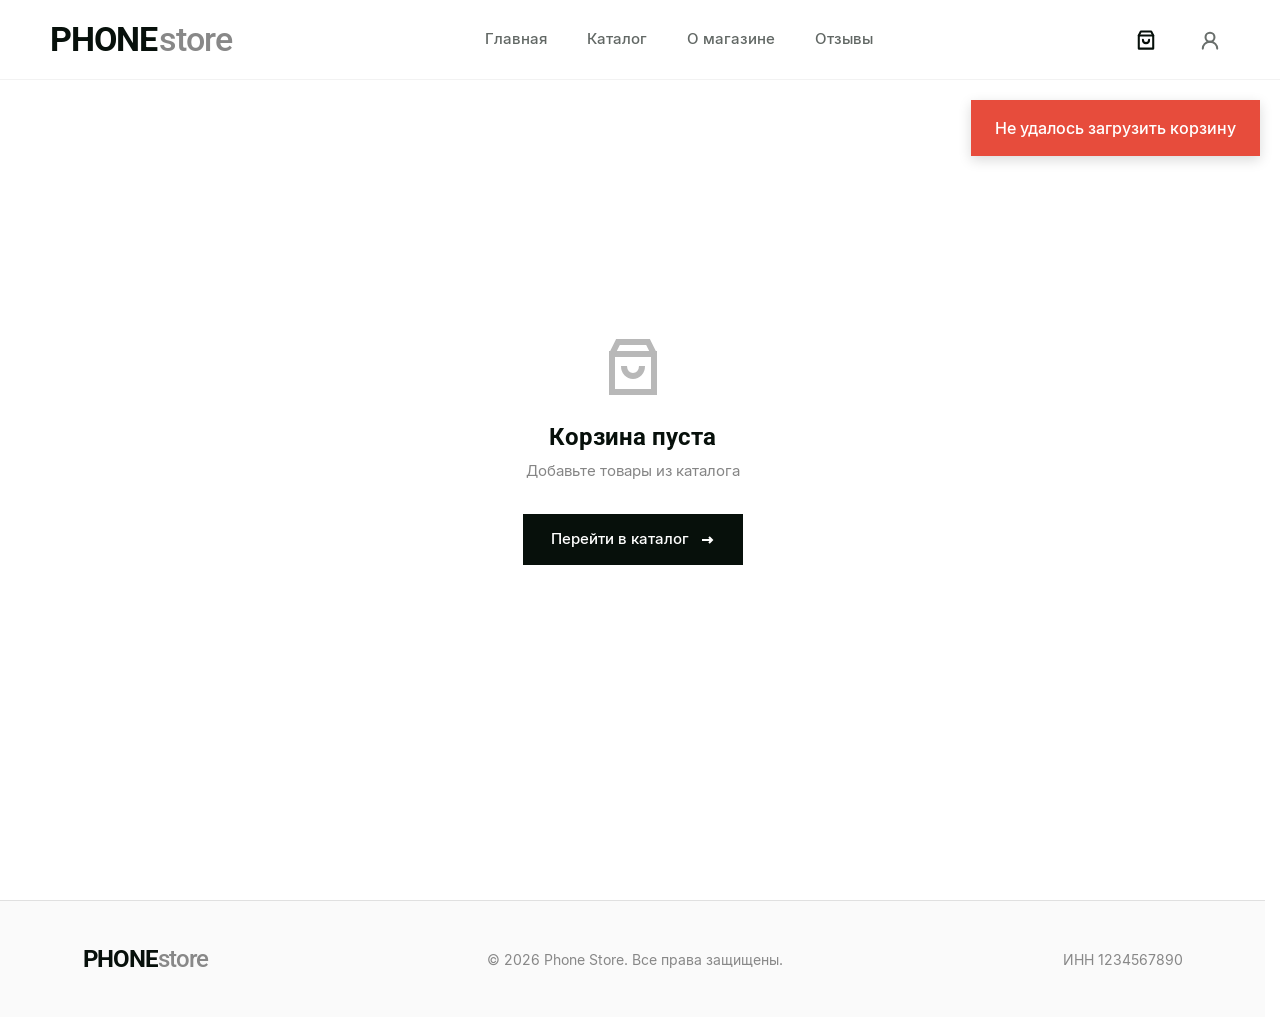
<file: cart.html>
<!DOCTYPE html>
<html lang="ru">

<head>
    <meta charset="UTF-8">
    <meta name="viewport" content="width=device-width, initial-scale=1.0">
    <title>PhoneStore</title>
    <link rel="stylesheet" href="styles/fonts.css">
    <link rel="stylesheet" href="styles/reset.css">
    <link rel="stylesheet" href="styles/style.css">
    <link rel="stylesheet" href="styles/responsive.css">
    <script src="js/main.js" defer></script>
    <script src="js/cart.js" defer type="module"></script>
</head>

<body>
    <header class="header">
        <a href="index.html" class="header__logo">
            PHONE<span>store</span>
        </a>
        <nav class="header__nav">
            <ul class="header__nav-list">
                <li><a href="index.html" class="header__nav-link">Главная</a></li>
                <li><a href="catalog.html" class="header__nav-link">Каталог</a></li>
                <li><a href="about_us.html" class="header__nav-link">О магазине</a></li>
                <li><a href="reviews.html" class="header__nav-link">Отзывы</a></li>
            </ul>
        </nav>
        <div class="header__icons">
            <a href="cart.html" class="header__icon">
                <svg class="header__icon-image header__mobile-nav-link--active" viewBox="0 0 16 16" fill="none"
                    stroke="currentColor" stroke-width="1.5">
                    <rect height="9.5" width="10.5" y="4.75" x="2.75" />
                    <path d="m5.75 7.75c0 1.5 1 2.5 2.25 2.5s2.25-1 2.25-2.5m-7.5-3 1.5-3h7.5l1.5 3" />
                </svg>
            </a>
            <a href="profile.html" class="header__icon">
                <svg class="header__icon-image" viewBox="0 0 16 16" fill="none" stroke="currentColor"
                    stroke-width="1.5">
                    <circle cx="8" cy="6" r="3.25" />
                    <path d="m2.75 14.25c0-2.5 2-5 5.25-5s5.25 2.5 5.25 5" />
                </svg>
            </a>
        </div>
        <button class="header__burger" aria-label="Меню">
            <span></span>
            <span></span>
            <span></span>
        </button>
        <div class="header__mobile-menu">
            <nav class="header__mobile-nav">
                <ul class="header__mobile-nav-list">
                    <li><a href="index.html" class="header__mobile-nav-link">Главная</a>
                    </li>
                    <li><a href="catalog.html" class="header__mobile-nav-link">Каталог</a></li>
                    <li><a href="about_us.html" class="header__mobile-nav-link">О магазине</a></li>
                    <li><a href="reviews.html" class="header__mobile-nav-link">Отзывы</a></li>
                    <li><a href="cart.html" class="header__mobile-nav-link header__mobile-nav-link--active">Корзина</a>
                    </li>
                    <li><a href="profile.html" class="header__mobile-nav-link">Профиль</a></li>
                </ul>
            </nav>
        </div>
    </header>
    <main>
        <div class="cart-empty">
            <svg class="cart-empty__icon" viewBox="0 0 16 16" fill="none" stroke="currentColor" stroke-width="1.5">
                <rect height="9.5" width="10.5" y="4.75" x="2.75" />
                <path d="m5.75 7.75c0 1.5 1 2.5 2.25 2.5s2.25-1 2.25-2.5m-7.5-3 1.5-3h7.5l1.5 3" />
            </svg>
            <h2 class="cart-empty__title">Корзина пуста</h2>
            <p class="cart-empty__text">Добавьте товары из каталога</p>
            <a href="catalog.html" class="cart-empty__btn">
                Перейти в каталог
                <svg width="16" height="16" viewBox="0 0 16 16" fill="none" stroke="currentColor" stroke-width="2">
                    <path d="M3 8h10M10 5l3 3-3 3" />
                </svg>
            </a>
        </div>
        <div class="cart">
            <h2 class="cart__title">Корзина</h2>
            <div class="cart__container">
                <div class="cart__items">
                </div>
                <!-- Итого -->
                <aside class="cart__summary">
                    <h2 class="cart__summary-title">Список товаров:</h2>
                    <div class="cart__summary-list"></div>
                    <div class="cart__summary-total">
                        <span class="cart__summary-total-label">Сумма заказа:</span>
                        <span class="cart__summary-total-price"></span>
                    </div>
                    <div class="cart__summary-info">
                        <div class="cart__summary-info-item">Бесплатная доставка от 30 000 ₽</div>
                        <div class="cart__summary-info-item">Официальная гарантия</div>
                    </div>
                    <a href="checkout.html" class="cart__button">Оформить заказ</a>
                    <button class="cart__summary-clear" id="clear-cart-btn">
                        <svg width="16" height="16" viewBox="0 0 16 16" fill="none" stroke="currentColor"
                            stroke-width="1.5">
                            <path d="M2 4h12M5 4V3a1 1 0 011-1h4a1 1 0 011 1v1M6 7v5M10 7v5" />
                        </svg>
                        Очистить корзину
                    </button>
                </aside>
            </div>
        </div>
    </main>
    <footer class="footer">
        <div class="container">
            <div class="footer__content">
                <div class="footer__logo">
                    PHONE<span>store</span>
                </div>
                <p class="footer__copyright">
                    © 2026 Phone Store. Все права защищены.
                </p>
                <div class="footer__inn">
                    ИНН 1234567890
                </div>
            </div>
        </div>
    </footer>
</body>

</html>
</file>
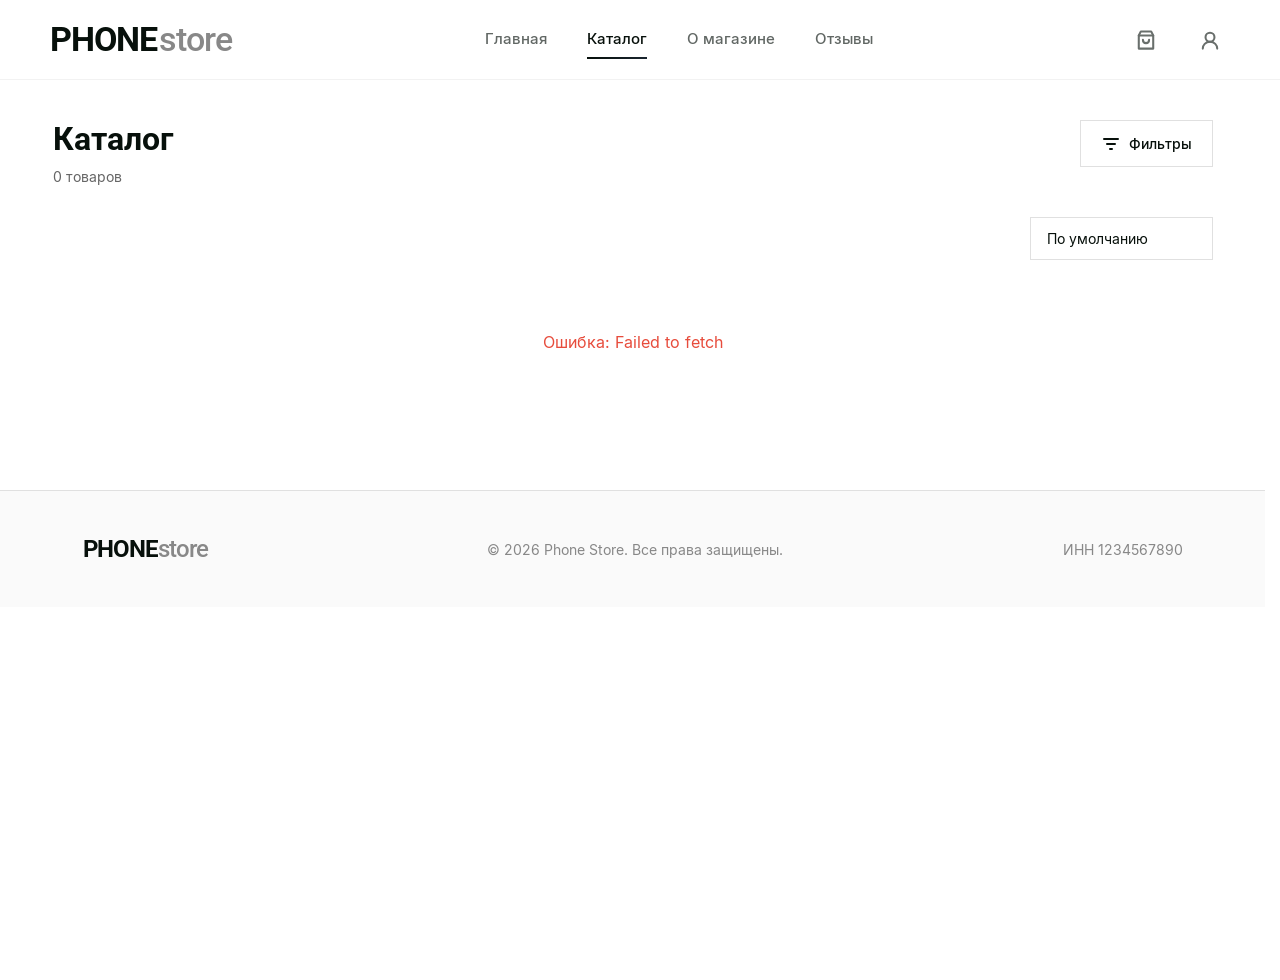
<file: catalog.html>
<!DOCTYPE html>
<html lang="ru">

<head>
    <meta charset="UTF-8">
    <meta name="viewport" content="width=device-width, initial-scale=1.0">
    <title>PhoneStore</title>
    <link rel="stylesheet" href="styles/fonts.css">
    <link rel="stylesheet" href="styles/reset.css">
    <link rel="stylesheet" href="styles/style.css">
    <link rel="stylesheet" href="styles/responsive.css">
    <script src="js/main.js" defer></script>
    <script src="js/catalog.js" defer type="module"></script>
</head>

<body>
    <header class="header">
        <a href="index.html" class="header__logo">
            PHONE<span>store</span>
        </a>
        <nav class="header__nav">
            <ul class="header__nav-list">
                <li><a href="index.html" class="header__nav-link">Главная</a></li>
                <li><a href="catalog.html" class="header__nav-link header__nav-link--active">Каталог</a></li>
                <li><a href="about_us.html" class="header__nav-link">О магазине</a></li>
                <li><a href="reviews.html" class="header__nav-link">Отзывы</a></li>
            </ul>
        </nav>
        <div class="header__icons">
            <a href="cart.html" class="header__icon">
                <svg class="header__icon-image" viewBox="0 0 16 16" fill="none" stroke="currentColor"
                    stroke-width="1.5">
                    <rect height="9.5" width="10.5" y="4.75" x="2.75" />
                    <path d="m5.75 7.75c0 1.5 1 2.5 2.25 2.5s2.25-1 2.25-2.5m-7.5-3 1.5-3h7.5l1.5 3" />
                </svg>
            </a>
            <a href="profile.html" class="header__icon">
                <svg class="header__icon-image" viewBox="0 0 16 16" fill="none" stroke="currentColor"
                    stroke-width="1.5">
                    <circle cx="8" cy="6" r="3.25" />
                    <path d="m2.75 14.25c0-2.5 2-5 5.25-5s5.25 2.5 5.25 5" />
                </svg>
            </a>
        </div>
        <button class="header__burger" aria-label="Меню">
            <span></span>
            <span></span>
            <span></span>
        </button>
        <div class="header__mobile-menu">
            <nav class="header__mobile-nav">
                <ul class="header__mobile-nav-list">
                    <li><a href="index.html" class="header__mobile-nav-link">Главная</a>
                    </li>
                    <li><a href="catalog.html"
                            class="header__mobile-nav-link header__mobile-nav-link--active">Каталог</a></li>
                    <li><a href="about_us.html" class="header__mobile-nav-link">О магазине</a></li>
                    <li><a href="reviews.html" class="header__mobile-nav-link">Отзывы</a></li>
                    <li><a href="cart.html" class="header__mobile-nav-link">Корзина</a></li>
                    <li><a href="profile.html" class="header__mobile-nav-link">Профиль</a></li>
                </ul>
            </nav>
        </div>
    </header>
    <main>
        <section class="catalog">
            <div class="catalog__container">
                <div class="catalog__header">
                    <div class="catalog__title-block">
                        <h1 class="catalog__title">Каталог</h1>
                        <p class="catalog__count">0 товаров</p>
                    </div>
                    <button class="catalog__filters-toggle" type="button" aria-expanded="false"
                        aria-controls="catalog-filters">
                        <svg class="catalog__filters-icon" width="20" height="20" viewBox="0 0 20 20" fill="none">
                            <path d="M3 5h14M6 10h8M9 15h2" stroke="currentColor" stroke-width="2"
                                stroke-linecap="round" />
                        </svg>
                        <span class="catalog__filters-text">Фильтры</span>
                    </button>
                </div>
                <!-- Фильтры -->
                <div class="catalog__filters" id="catalog-filters">
                    <button class="catalog__filters-close" type="button" aria-label="Закрыть фильтры">
                        &times;
                    </button>
                    <div class="filters">
                        <!-- БРЕНД -->
                        <div class="filters__group" data-type="brand">
                            <h3 class="filters__title">БРЕНД</h3>
                            <div class="filters__tags">
                            </div>
                        </div>
                        <div class="filters__group" data-type="ram">
                            <h3 class="filters__title">ОЗУ</h3>
                            <div class="filters__tags">
                            </div>
                        </div>
                        <div class="filters__group" data-type="storage">
                            <h3 class="filters__title">ПАМЯТЬ</h3>
                            <div class="filters__tags">
                            </div>
                        </div>
                        <!-- ЦВЕТ -->
                        <div class="filters__group" data-type="color">
                            <h3 class="filters__title">ЦВЕТ</h3>
                            <div class="filters__tags">
                            </div>
                        </div>
                        <!-- ЦЕНА ( -->
                        <div class="filters__group">
                            <h3 class="filters__title">ЦЕНА, ₽</h3>
                            <div class="filters__price">
                                <div class="filters__price-inputs">
                                    <div class="filters__price-field">
                                        <label class="filters__price-label">От</label>
                                        <input type="number" class="filters__price-input" value="0" min="0">
                                    </div>
                                    <div class="filters__price-field">
                                        <label class="filters__price-label">До</label>
                                        <input type="number" class="filters__price-input" value="150000" min="0">
                                    </div>
                                </div>
                            </div>
                        </div>

                        <div class="filters__actions">
                            <button class="filters__apply-btn" type="button">Применить фильтры</button>
                        </div>
                    </div>
                </div>
                <!-- Сортировочный список -->
                <div class="catalog__sort">
                    <select class="catalog__select">
                        <option value="default">По умолчанию</option>
                        <option value="price-asc">Сначала дешевые</option>
                        <option value="price-desc">Сначала дорогие</option>
                    </select>
                </div>
                <div class="catalog__grid">

                </div>
            </div>
        </section>
    </main>
    <footer class="footer">
        <div class="container">
            <div class="footer__content">
                <div class="footer__logo">
                    PHONE<span>store</span>
                </div>
                <p class="footer__copyright">
                    © 2026 Phone Store. Все права защищены.
                </p>
                <div class="footer__inn">
                    ИНН 1234567890
                </div>
            </div>
        </div>
    </footer>
</body>

</html>
</file>
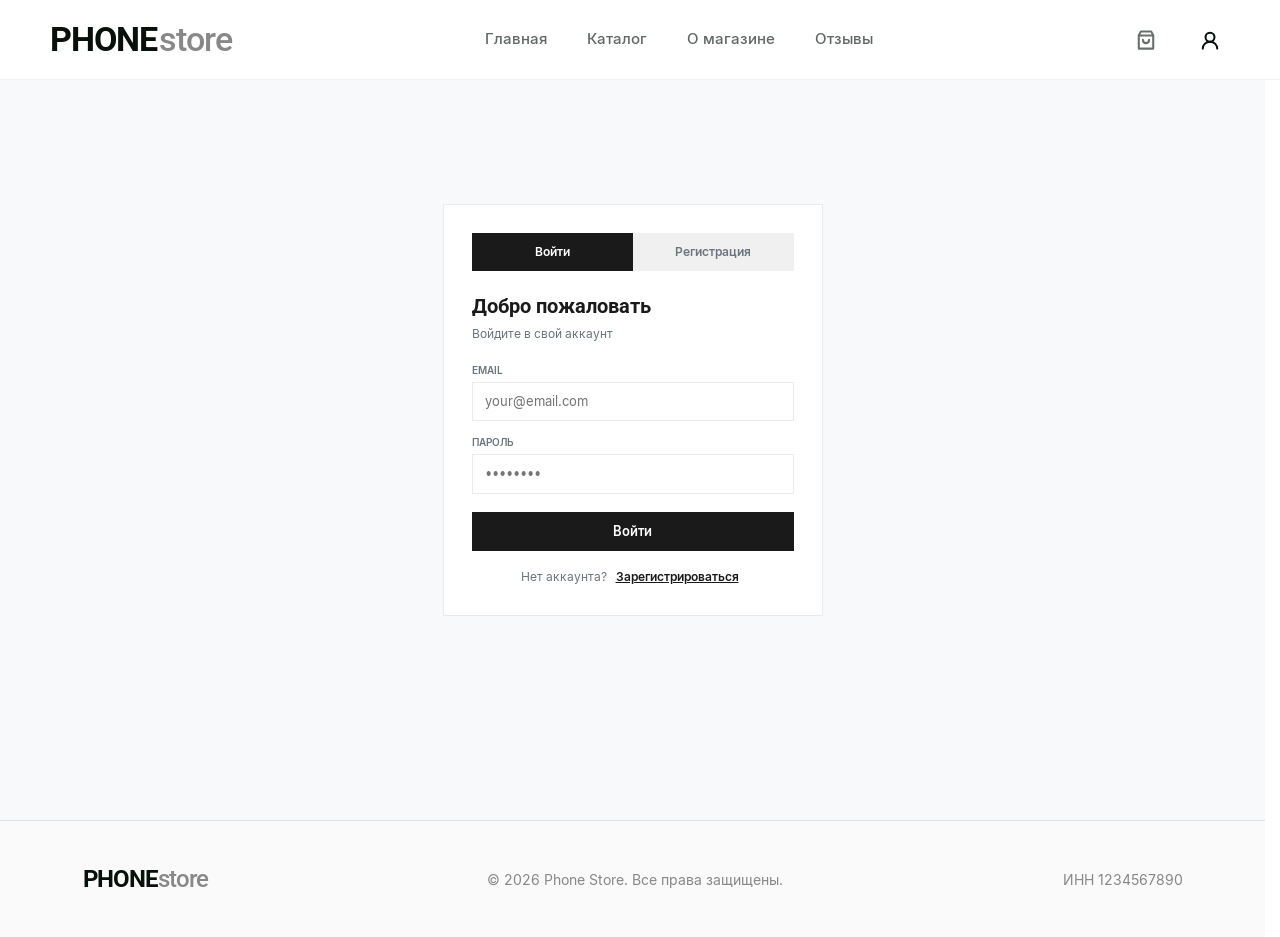
<file: checkout.html>
<!DOCTYPE html>
<html lang="ru">

<head>
    <meta charset="UTF-8">
    <meta name="viewport" content="width=device-width, initial-scale=1.0">
    <title>Оформление заказа | PhoneStore</title>
    <link rel="stylesheet" href="styles/fonts.css">
    <link rel="stylesheet" href="styles/reset.css">
    <link rel="stylesheet" href="styles/style.css">
    <link rel="stylesheet" href="styles/responsive.css">
    <script src="js/main.js" defer></script>
    <script src="js/checkout.js" defer type="module"></script>
    <style>

    </style>
</head>

<body>

    <main class="checkout">
        <a href="index.html" class="header__logo">
            PHONE<span>store</span>
        </a>
        <h1 class="checkout__title">Оформление заказа</h1>

        <div class="checkout__error-banner" id="error-banner">
            Пожалуйста, заполните все обязательные поля и исправьте ошибки
        </div>

        <div class="checkout__container">
            <div class="checkout__main">
                <section class="checkout__section">
                    <div class="checkout__section-header">
                        <span class="checkout__section-number">1</span>
                        <h2 class="checkout__section-title">Данные покупателя</h2>
                    </div>
                    <div class="form-group">
                        <input type="tel" class="form-group__input" id="input-phone" placeholder="Телефон"
                            maxlength="18">
                        <div class="form-group__error-text" id="error-phone">Введите корректный номер телефона</div>
                    </div>
                    <div class="form-group">
                        <input type="email" class="form-group__input is-required" id="input-email" placeholder="E-mail"
                            required>
                        <div class="form-group__error-text" id="error-email">Введите корректный e-mail</div>
                    </div>
                </section>
                <section class="checkout__section">
                    <div class="checkout__section-header">
                        <span class="checkout__section-number">2</span>
                        <h2 class="checkout__section-title">Выберите способ получения</h2>
                    </div>

                    <div class="delivery-methods" data-toggle="delivery">
                        <button class="delivery-method__btn delivery-method__btn--active"
                            data-target="pickup">Самовывоз</button>
                        <button class="delivery-method__btn" data-target="delivery">Доставка</button>
                    </div>
                    <div class="delivery-content" id="pickup-content">
                        <div class="pickup-list" id="pickup-list">
                            <div class="pickup-item pickup-item--active" data-pickup data-name="ТЦ «Иремель»">
                                <div class="pickup-item__name">ТЦ «Иремель», ул. Комарова, 3</div>
                                <div class="pickup-item__info">Ежедневно с 10:00 до 21:00</div>
                            </div>
                            <div class="pickup-item" data-pickup data-name="ТЦ «Планета»">
                                <div class="pickup-item__name">ТЦ «Планета», Инорс, ул. 50-летия Октября, 29</div>
                                <div class="pickup-item__info">Ежедневно с 10:00 до 22:00</div>
                            </div>
                            <div class="pickup-item" data-pickup data-name="ТЦ «Гостиный двор»">
                                <div class="pickup-item__name">ТЦ «Гостиный двор», ул. Ленина, 42</div>
                                <div class="pickup-item__info">Пн-Вс с 10:00 до 20:00</div>
                            </div>
                        </div>
                        <div class="form-group__error-text" id="error-pickup">Выберите пункт выдачи</div>
                    </div>
                    <div class="delivery-content" id="delivery-content" style="display: none;">
                        <div class="form-group">
                            <label class="form-group__label">Город</label>
                            <input type="text" class="form-group__input" id="input-city" placeholder="Уфа" value="Уфа">
                            <div class="form-group__error-text" id="error-city">Введите город</div>
                        </div>
                        <div class="form-group">
                            <label class="form-group__label">Улица</label>
                            <input type="text" class="form-group__input" id="input-street"
                                placeholder="Например: Пушкина">
                            <div class="form-group__error-text" id="error-street">Введите улицу</div>
                        </div>
                        <div class="form-row">
                            <div class="form-group">
                                <label class="form-group__label">Дом</label>
                                <input type="text" class="form-group__input" id="input-house" placeholder="10">
                                <div class="form-group__error-text" id="error-house">Введите номер дома</div>
                            </div>
                            <div class="form-group">
                                <label class="form-group__label">Квартира/Офис</label>
                                <input type="text" class="form-group__input" id="input-flat" placeholder="25">
                            </div>
                        </div>
                        <div class="form-group">
                            <label class="form-group__label">Индекс</label>
                            <input type="text" class="form-group__input" id="input-zip" placeholder="450000"
                                maxlength="6">
                            <div class="form-group__error-text" id="error-zip">Введите корректный индекс</div>
                        </div>
                    </div>
                </section>
                <section class="checkout__section">
                    <div class="checkout__section-header">
                        <span class="checkout__section-number">3</span>
                        <h2 class="checkout__section-title">Выберите способ оплаты</h2>
                    </div>

                    <div class="delivery-methods" data-toggle="payment">
                        <button class="delivery-method__btn delivery-method__btn--active"
                            data-target="online">Онлайн</button>
                        <button class="delivery-method__btn" data-target="receive">При получении</button>
                    </div>

                    <div class="card-form card-form--visible" id="card-form">
                        <div class="form-group">
                            <label class="form-group__label">Номер карты</label>
                            <input type="text" class="form-group__input" id="input-card"
                                placeholder="0000 0000 0000 0000" maxlength="19">
                            <div class="form-group__error-text" id="error-card">Введите корректный номер карты</div>
                        </div>
                        <div class="card-form__row">
                            <div class="form-group">
                                <label class="form-group__label">Срок действия</label>
                                <input type="text" class="form-group__input" id="input-expiry" placeholder="MM / ГГ"
                                    maxlength="7">
                                <div class="form-group__error-text" id="error-expiry">Введите срок действия</div>
                            </div>
                            <div class="form-group">
                                <label class="form-group__label">CVC</label>
                                <input type="password" class="form-group__input" id="input-cvc" placeholder="•••"
                                    maxlength="3">
                                <div class="form-group__error-text" id="error-cvc">Введите CVC</div>
                            </div>
                        </div>
                        <div class="form-group">
                            <label class="form-group__label">Имя владельца карты</label>
                            <input type="text" class="form-group__input" id="input-cardholder"
                                placeholder="IVAN IVANOV">
                            <div class="form-group__error-text" id="error-cardholder">Введите имя владельца</div>
                        </div>
                    </div>
                    <div class="checkbox-group">
                        <label class="checkbox">
                            <input type="checkbox" class="checkbox__input" id="checkbox-agree" checked>
                            <span class="checkbox__label">
                                Подтверждая заказ, Вы даёте согласие на обработку персональных данных в соответствии с
                                <a href="#" class="checkbox__link">Политикой</a>, а также соглашаетесь с
                                <a href="#" class="checkbox__link">Правилами продаж</a>
                            </span>
                        </label>
                        <div class="checkbox__error" id="error-agree">Необходимо дать согласие на обработку данных</div>
                    </div>
                    <button class="checkout__submit" id="submit-order">Подтвердить заказ</button>
                    <div class="checkout__delivery-info">
                        <p class="checkout__delivery-notice">
                            <strong>Товары доступны под заказ.</strong> Мы не держим продукцию на складе — каждый товар
                            заказывается
                            индивидуально после оформления вашего заказа.
                        </p>
                        <p class="checkout__delivery-time">
                            Срок доставки:
                            <span class="checkout__delivery-time-item">7–14 рабочих дней в пункт выдачи</span>
                            <span class="checkout__delivery-time-item">7–21 рабочий день курьером</span>
                        </p>
                    </div>
                </section>
            </div>
            <aside class="cart__summary">
                <h2 class="cart__summary-title">Список товаров:</h2>
                <div class="cart__summary-list">
                </div>
                <div class="cart__summary-total">
                    <span class="cart__summary-total-label">Сумма заказа:</span>
                    <span class="cart__summary-total-price"></span>
                </div>
                <div class="cart__summary-info">
                    <div class="cart__summary-info-item">
                        Бесплатная доставка от 30 000 ₽
                    </div>
                    <div class="cart__summary-info-item">
                        Официальная гарантия
                    </div>
                </div>
            </aside>
        </div>
    </main>
</body>

</html>
</file>
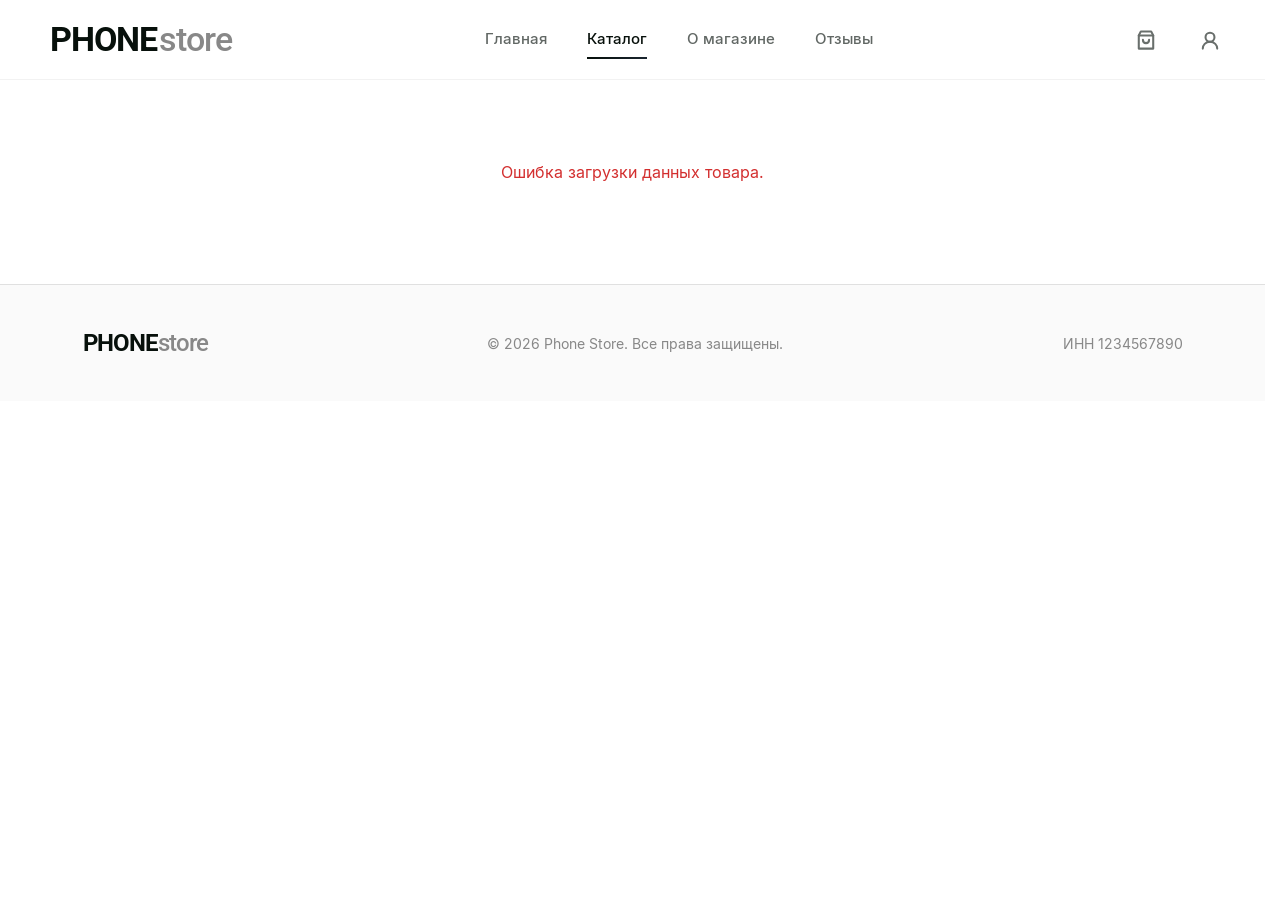
<file: product.html>
<!DOCTYPE html>
<html lang="ru">

<head>
    <meta charset="UTF-8">
    <meta name="viewport" content="width=device-width, initial-scale=1.0">
    <title>PhoneStore</title>
    <link rel="stylesheet" href="styles/fonts.css">
    <link rel="stylesheet" href="styles/reset.css">
    <link rel="stylesheet" href="styles/style.css">
    <link rel="stylesheet" href="styles/responsive.css">
    <script src="js/main.js" defer></script>
    <script type="module" src="js/product.js"></script>
</head>

<body>
    <header class="header">
        <a href="index.html" class="header__logo">
            PHONE<span>store</span>
        </a>
        <nav class="header__nav">
            <ul class="header__nav-list">
                <li><a href="index.html" class="header__nav-link">Главная</a></li>
                <li><a href="catalog.html" class="header__nav-link header__nav-link--active">Каталог</a></li>
                <li><a href="about_us.html" class="header__nav-link">О магазине</a></li>
                <li><a href="reviews.html" class="header__nav-link">Отзывы</a></li>
            </ul>
        </nav>
        <div class="header__icons">
            <a href="cart.html" class="header__icon">
                <svg class="header__icon-image" viewBox="0 0 16 16" fill="none" stroke="currentColor"
                    stroke-width="1.5">
                    <rect height="9.5" width="10.5" y="4.75" x="2.75" />
                    <path d="m5.75 7.75c0 1.5 1 2.5 2.25 2.5s2.25-1 2.25-2.5m-7.5-3 1.5-3h7.5l1.5 3" />
                </svg>
            </a>
            <a href="profile.html" class="header__icon">
                <svg class="header__icon-image" viewBox="0 0 16 16" fill="none" stroke="currentColor"
                    stroke-width="1.5">
                    <circle cx="8" cy="6" r="3.25" />
                    <path d="m2.75 14.25c0-2.5 2-5 5.25-5s5.25 2.5 5.25 5" />
                </svg>
            </a>
        </div>
        <button class="header__burger" aria-label="Меню">
            <span></span>
            <span></span>
            <span></span>
        </button>
        <div class="header__mobile-menu">
            <nav class="header__mobile-nav">
                <ul class="header__mobile-nav-list">
                    <li><a href="index.html" class="header__mobile-nav-link">Главная</a></li>
                    <li><a href="catalog.html"
                            class="header__mobile-nav-link header__mobile-nav-link--active">Каталог</a></li>
                    <li><a href="about_us.html" class="header__mobile-nav-link">О магазине</a></li>
                    <li><a href="reviews.html" class="header__mobile-nav-link">Отзывы</a></li>
                    <li><a href="cart.html" class="header__mobile-nav-link">Корзина</a></li>
                    <li><a href="profile.html" class="header__mobile-nav-link">Профиль</a></li>
                </ul>
            </nav>
        </div>
    </header>

    <main class="product-page">
        <div class="container">
            <!-- Навигация -->
            <div class="product-page__breadcrumb">
                <a href="catalog.html" class="product-page__back">← Назад</a>
            </div>
            <!-- Основная информация о товаре -->
            <div class="product-info">
                <!-- Галерея -->
                <div class="product-info__image-wrapper">
                </div>
                <!-- Информация -->
                <div class="product-info__content">
                    <div class="product-info__rating">
                    </div>
                    <div class="product-info__tags">
                    </div>
                    <div class="product-info__price">
                    </div>
                </div>
            </div>
            <section class="product-specs">
                <h2 class="product-specs__title">Описание</h2>
            </section>
            <!-- Характеристики -->
            <section class="product-specs">
                <h2 class="product-specs__title">Характеристики</h2>
                <table class="product-specs__table">
                </table>
            </section>
            <!-- Отзывы -->
            <section class="product-reviews">
                <h2 class="product-reviews__title">Отзывы покупателей</h2>
                <div class="product-reviews__summary">
                </div>
                <div class="product-reviews__list">
                </div>
                <button class="product-reviews__load-more">Загрузить ещё отзывы</button>
            </section>
            <div class="product-review-form">
                <h3 class="product-review-form__title">Оставить отзыв о товаре</h3>
                <div class="product-review-form__message" id="review-message"></div>
                <form class="product-review-form__form" id="product-review-form">
                    <div class="product-review-form__rating">
                        <span class="product-review-form__label">Ваша оценка:</span>
                        <div class="product-review-form__stars">
                            <input type="radio" name="rating" value="5" id="p-star5"
                                class="product-review-form__star-input">
                            <label for="p-star5" class="product-review-form__star">★</label>
                            <input type="radio" name="rating" value="4" id="p-star4"
                                class="product-review-form__star-input">
                            <label for="p-star4" class="product-review-form__star">★</label>
                            <input type="radio" name="rating" value="3" id="p-star3"
                                class="product-review-form__star-input">
                            <label for="p-star3" class="product-review-form__star">★</label>
                            <input type="radio" name="rating" value="2" id="p-star2"
                                class="product-review-form__star-input">
                            <label for="p-star2" class="product-review-form__star">★</label>
                            <input type="radio" name="rating" value="1" id="p-star1"
                                class="product-review-form__star-input">
                            <label for="p-star1" class="product-review-form__star">★</label>
                        </div>
                    </div>
                    <div class="product-review-form__group">
                        <textarea class="product-review-form__textarea" id="product-review-comment"
                            placeholder="Расскажите о вашем опыте использования этого товара..." rows="4"></textarea>
                        <div class="product-review-form__counter" id="product-char-counter">0 / 500</div>
                    </div>
                    <button type="submit" class="product-review-form__submit" id="submit-product-review">
                        Опубликовать отзыв
                    </button>
                </form>
            </div>
        </div>
    </main>
    <footer class="footer">
        <div class="container">
            <div class="footer__content">
                <div class="footer__logo">
                    PHONE<span>store</span>
                </div>
                <p class="footer__copyright">
                    © 2026 Phone Store. Все права защищены.
                </p>
                <div class="footer__inn">
                    ИНН 1234567890
                </div>
            </div>
        </div>
    </footer>
</body>

</html>
</file>
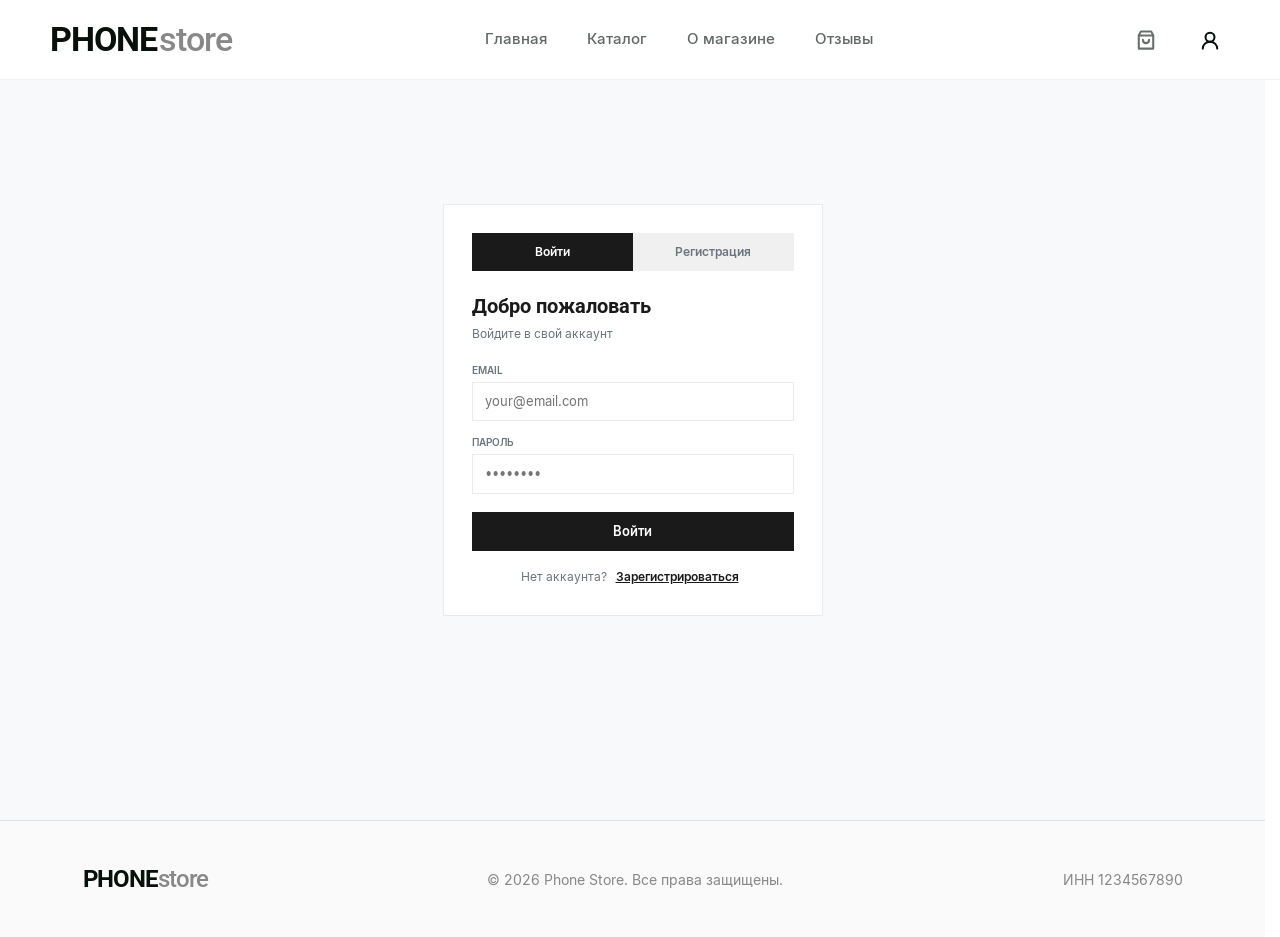
<file: profile.html>
<!DOCTYPE html>
<html lang="ru">

<head>
    <meta charset="UTF-8">
    <meta name="viewport" content="width=device-width, initial-scale=1.0">
    <title>PhoneStore</title>
    <link rel="stylesheet" href="styles/fonts.css">
    <link rel="stylesheet" href="styles/reset.css">
    <link rel="stylesheet" href="styles/style.css">
    <link rel="stylesheet" href="styles/responsive.css">
    <script src="js/main.js" defer></script>
    <script src="js/profile.js" defer type="module"></script>
</head>
<body>
    <div class="page-wrapper">
        <header class="header">
            <a href="index.html" class="header__logo">PHONE<span>store</span></a>
            <nav class="header__nav">
                <ul class="header__nav-list">
                    <li><a href="index.html" class="header__nav-link">Главная</a></li>
                    <li><a href="catalog.html" class="header__nav-link">Каталог</a></li>
                    <li><a href="about_us.html" class="header__nav-link">О магазине</a></li>
                    <li><a href="reviews.html" class="header__nav-link">Отзывы</a></li>
                </ul>
            </nav>
            <div class="header__icons">
                <a href="cart.html" class="header__icon">
                    <svg class="header__icon-image" viewBox="0 0 16 16" fill="none" stroke="currentColor"
                        stroke-width="1.5">
                        <rect height="9.5" width="10.5" y="4.75" x="2.75" />
                        <path d="m5.75 7.75c0 1.5 1 2.5 2.25 2.5s2.25-1 2.25-2.5m-7.5-3 1.5-3h7.5l1.5 3" />
                    </svg>
                </a>
                <a href="profile.html" class="header__icon">
                    <svg class="header__icon-image header__mobile-nav-link--active" viewBox="0 0 16 16" fill="none"
                        stroke="currentColor" stroke-width="1.5">
                        <circle cx="8" cy="6" r="3.25" />
                        <path d="m2.75 14.25c0-2.5 2-5 5.25-5s5.25 2.5 5.25 5" />
                    </svg>
                </a>
            </div>
            <button class="header__burger" aria-label="Меню"><span></span><span></span><span></span></button>
            <div class="header__mobile-menu">
                <nav class="header__mobile-nav">
                    <ul class="header__mobile-nav-list">
                        <li><a href="index.html" class="header__mobile-nav-link">Главная</a></li>
                        <li><a href="catalog.html" class="header__mobile-nav-link">Каталог</a></li>
                        <li><a href="about_us.html" class="header__mobile-nav-link">О магазине</a></li>
                        <li><a href="reviews.html" class="header__mobile-nav-link">Отзывы</a></li>
                        <li><a href="cart.html" class="header__mobile-nav-link">Корзина</a></li>
                        <li><a href="profile.html"
                                class="header__mobile-nav-link header__mobile-nav-link--active">Профиль</a></li>
                    </ul>
                </nav>
            </div>
        </header>

        <main>
            <!-- === AUTH VIEW === -->
            <section class="auth" id="auth-view">
                <div class="auth__container">
                    <div class="auth__tabs">
                        <button class="auth__tab auth__tab--active" data-tab="login">Войти</button>
                        <button class="auth__tab" data-tab="register">Регистрация</button>
                    </div>

                    <form class="auth__form auth__form--active" id="login-form">
                        <h1 class="auth__title">Добро пожаловать</h1>
                        <p class="auth__subtitle">Войдите в свой аккаунт</p>
                        <div class="auth__field">
                            <label class="auth__label" for="login-email">EMAIL</label>
                            <input type="email" class="auth__input" id="login-email" placeholder="your@email.com"
                                required>
                        </div>
                        <div class="auth__field">
                            <label class="auth__label" for="login-password">ПАРОЛЬ</label>
                            <input type="password" class="auth__input" id="login-password" placeholder="••••••••"
                                required>
                        </div>
                        <button type="submit" class="auth__submit">Войти</button>
                        <div class="auth__footer">
                            <p class="auth__text">Нет аккаунта? <button type="button" class="auth__link"
                                    data-switch="register">Зарегистрироваться</button></p>
                        </div>
                    </form>

                    <form class="auth__form" id="register-form">
                        <h1 class="auth__title">Создать аккаунт</h1>
                        <p class="auth__subtitle">Присоединяйтесь к Phone Store</p>
                        <div class="auth__field">
                            <label class="auth__label" for="register-name">ИМЯ</label>
                            <input type="text" class="auth__input" id="register-name" placeholder="Ваше имя" required>
                        </div>
                        <div class="auth__field">
                            <label class="auth__label" for="register-email">EMAIL</label>
                            <input type="email" class="auth__input" id="register-email" placeholder="your@email.com"
                                required>
                        </div>
                        <div class="auth__field">
                            <label class="auth__label" for="register-password">ПАРОЛЬ</label>
                            <input type="password" class="auth__input" id="register-password"
                                placeholder="Минимум 6 символов" minlength="6" required>
                        </div>
                        <button type="submit" class="auth__submit">Зарегистрироваться</button>
                        <div class="auth__footer">
                            <p class="auth__text">Уже есть аккаунт? <button type="button" class="auth__link"
                                    data-switch="login">Войти</button></p>
                        </div>
                    </form>
                </div>
            </section>

            <!-- === PROFILE VIEW === -->
            <section class="profile profile--hidden" id="profile-view">
                <div class="profile__container">
                    <!-- Profile Header -->
                    <div class="profile__header">
                        <div class="profile__user">
                            <div class="profile__avatar" id="user-avatar">ИИ</div>
                            <div class="profile__info">
                                <h1 id="user-name">Иван Иванов</h1>
                                <p class="profile__email" id="user-email">ivan.test@example.com</p>
                            </div>
                            <button class="profile__logout" id="logout-btn-header">Выйти</button>
                        </div>
                    </div>

                    <!-- Tabs -->
                    <div class="profile__tabs">
                        <button class="profile__tab profile__tab--active" data-tab="orders">Заказы</button>
                        <button class="profile__tab" data-tab="personal">Данные профиля</button>
                        <button class="profile__tab" data-tab="settings">Настройки</button>
                    </div>
                    <!-- Content -->
                    <div class="profile__content">
                        <!-- Заказы -->
                        <section class="profile__section profile__section--active" id="orders-section">
                            <h2 class="section-title">История заказов</h2>
                            <!-- Stats -->
                            <div class="stats-grid">
                                <div class="stat-card">
                                    <div class="stat-card__label">Всего заказов</div>
                                    <div class="stat-card__value" id="stat-total-orders">0</div>
                                </div>
                                <div class="stat-card">
                                    <div class="stat-card__label">На сумму</div>
                                    <div class="stat-card__value" id="stat-total-sum">0 ₽</div>
                                </div>
                            </div>
                            <!-- Контейнер для заказов (заполняется динамически) -->
                            <div class="orders-list" id="orders-list"></div>
                        </section>
                        <!-- Данные профиля -->
                        <section class="profile__section" id="personal-section">
                            <h2 class="section-title">Личные данные</h2>
                            <form class="profile-form" id="personal-form">
                                <div class="profile-form__field">
                                    <label class="profile-form__label">Имя</label>
                                    <input type="text" class="profile-form__input" id="input-firstname" value="Иван">
                                </div>
                                <div class="profile-form__field">
                                    <label class="profile-form__label">Фамилия</label>
                                    <input type="text" class="profile-form__input" id="input-lastname" value="Иванов">
                                </div>
                                <div class="profile-form__field">
                                    <label class="profile-form__label">Email</label>
                                    <input type="email" class="profile-form__input" value="ivan@example.com" readonly>
                                </div>
                                <div class="profile-form__actions">
                                    <button type="submit" class="btn btn--primary">Сохранить изменения</button>
                                    <button type="button" class="btn btn--secondary">Отмена</button>
                                </div>
                            </form>
                        </section>
                        <!-- Настройки -->
                        <section class="profile__section" id="settings-section">
                            <h2 class="section-title">Настройки аккаунта</h2>
                            <div class="settings-group">
                                <h3 class="settings-group__title">Безопасность</h3>
                                <form id="settings-form">
                                    <div class="profile-form__field">
                                        <label class="profile-form__label">Текущий пароль</label>
                                        <input type="password" class="profile-form__input" id="input-current-password">
                                    </div>
                                    <div class="profile-form__field">
                                        <label class="profile-form__label">Новый пароль</label>
                                        <input type="password" class="profile-form__input" id="input-new-password">
                                    </div>
                                    <div class="profile-form__field">
                                        <label class="profile-form__label">Подтвердите новый пароль</label>
                                        <input type="password" class="profile-form__input" id="input-confirm-password">
                                    </div>
                                    <div class="profile-form__actions">
                                        <button type="submit" class="btn btn--primary">Изменить пароль</button>
                                    </div>
                                </form>
                            </div>
                        </section>
                    </div>
                </div>
            </section>
        </main>
        <footer class="footer">
            <div class="container">
                <div class="footer__content">
                    <div class="footer__logo">PHONE<span>store</span></div>
                    <p class="footer__copyright">© 2026 Phone Store. Все права защищены.</p>
                    <div class="footer__inn">ИНН 1234567890</div>
                </div>
            </div>
        </footer>
    </div>
</body>

</html>
</file>
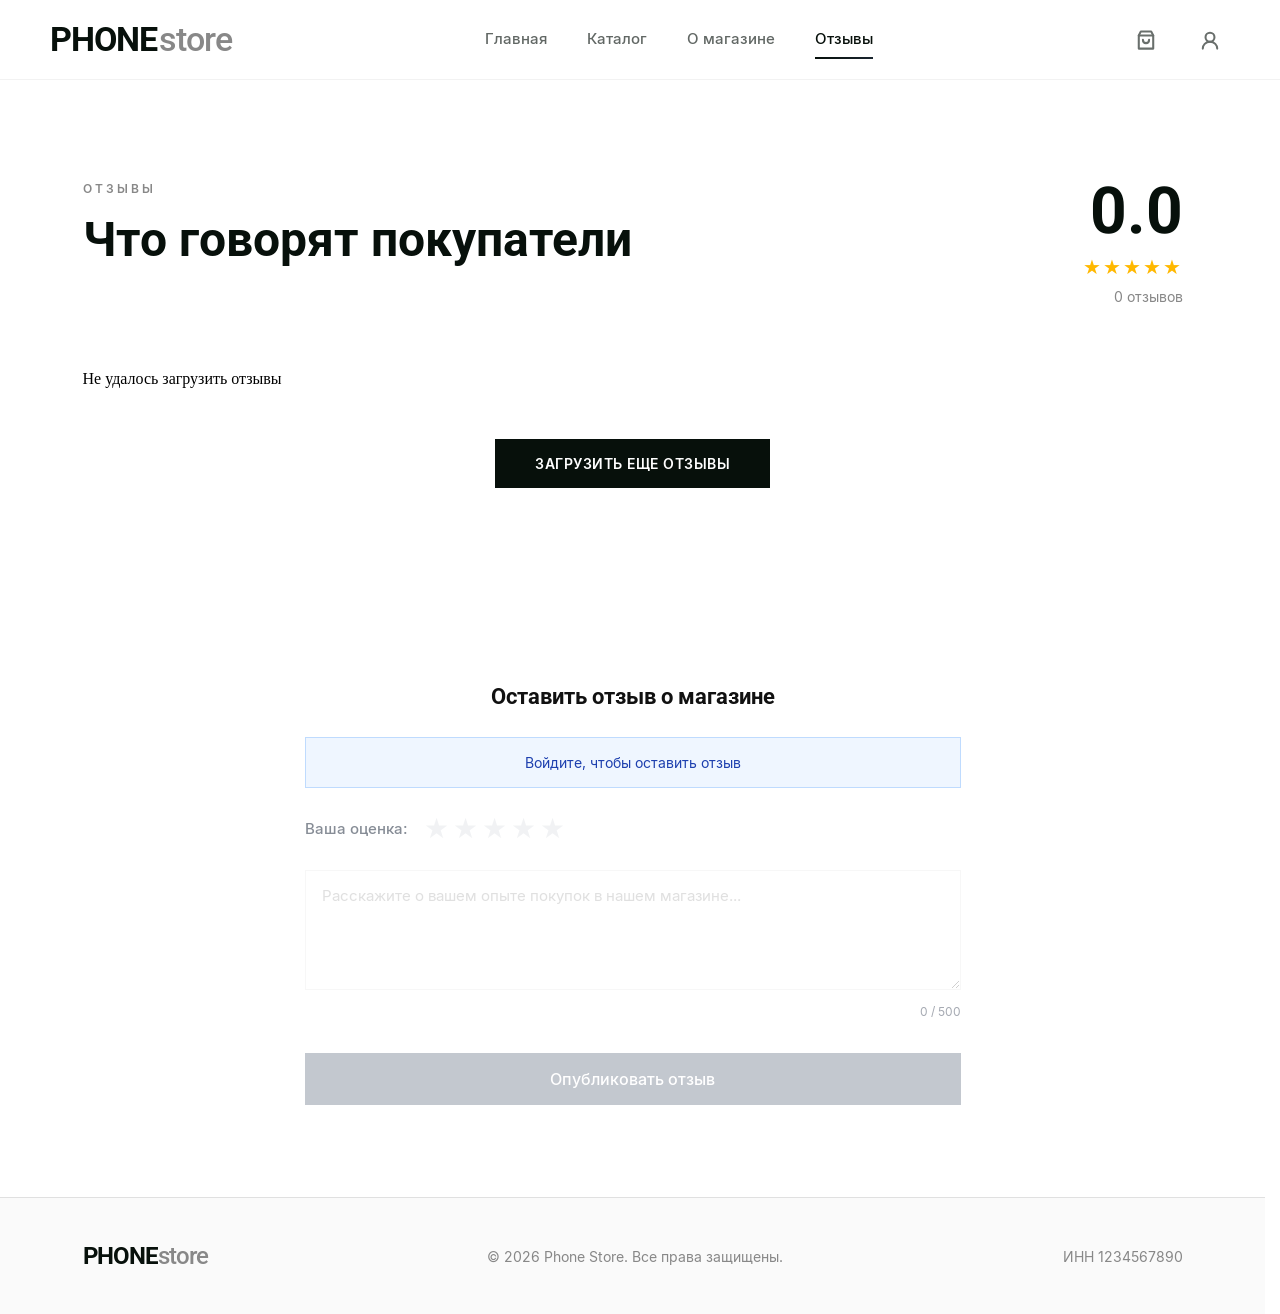
<file: reviews.html>
<!DOCTYPE html>
<html lang="ru">

<head>
    <meta charset="UTF-8">
    <meta name="viewport" content="width=device-width, initial-scale=1.0">
    <title>Отзывы | PhoneStore</title>
    <link rel="stylesheet" href="styles/fonts.css">
    <link rel="stylesheet" href="styles/reset.css">
    <link rel="stylesheet" href="styles/style.css">
    <link rel="stylesheet" href="styles/responsive.css">
    <script src="js/main.js" defer></script>
    <script src="js/reviews.js" defer type="module"></script>
</head>

<body>
    <header class="header">
        <a href="index.html" class="header__logo">PHONE<span>store</span></a>
        <nav class="header__nav">
            <ul class="header__nav-list">
                <li><a href="index.html" class="header__nav-link">Главная</a></li>
                <li><a href="catalog.html" class="header__nav-link">Каталог</a></li>
                <li><a href="about_us.html" class="header__nav-link">О магазине</a></li>
                <li><a href="reviews.html" class="header__nav-link header__nav-link--active">Отзывы</a></li>
            </ul>
        </nav>
        <div class="header__icons">
            <a href="cart.html" class="header__icon">
                <svg class="header__icon-image" viewBox="0 0 16 16" fill="none" stroke="currentColor"
                    stroke-width="1.5">
                    <rect height="9.5" width="10.5" y="4.75" x="2.75" />
                    <path d="m5.75 7.75c0 1.5 1 2.5 2.25 2.5s2.25-1 2.25-2.5m-7.5-3 1.5-3h7.5l1.5 3" />
                </svg>
            </a>
            <a href="profile.html" class="header__icon">
                <svg class="header__icon-image" viewBox="0 0 16 16" fill="none" stroke="currentColor"
                    stroke-width="1.5">
                    <circle cx="8" cy="6" r="3.25" />
                    <path d="m2.75 14.25c0-2.5 2-5 5.25-5s5.25 2.5 5.25 5" />
                </svg>
            </a>
        </div>
        <button class="header__burger" aria-label="Меню">
            <span></span><span></span><span></span>
        </button>
        <div class="header__mobile-menu">
            <nav class="header__mobile-nav">
                <ul class="header__mobile-nav-list">
                    <li><a href="index.html" class="header__mobile-nav-link">Главная</a></li>
                    <li><a href="catalog.html" class="header__mobile-nav-link">Каталог</a></li>
                    <li><a href="about_us.html" class="header__mobile-nav-link">О магазине</a></li>
                    <li><a href="reviews.html"
                            class="header__mobile-nav-link header__mobile-nav-link--active">Отзывы</a></li>
                    <li><a href="cart.html" class="header__mobile-nav-link">Корзина</a></li>
                    <li><a href="profile.html" class="header__mobile-nav-link">Профиль</a></li>
                </ul>
            </nav>
        </div>
    </header>
    <main>
        <section class="reviews">
            <div class="container">
                <div class="reviews__header">
                    <div class="reviews__title-block">
                        <span class="reviews__label">ОТЗЫВЫ</span>
                        <h1 class="reviews__title">Что говорят покупатели</h1>
                    </div>
                    <div class="reviews__rating">
                        <div class="reviews__rating-value">0.0</div>
                        <div class="reviews__rating-stars">★★★★★</div>
                        <div class="reviews__rating-count">0 отзывов</div>
                    </div>
                </div>
                <div class="reviews__grid"></div>
                <div class="reviews__load-more">
                    <button class="reviews__btn" id="loadMoreBtn">Загрузить еще отзывы</button>
                </div>
            </div>
        </section>
        <section class="reviews__form-section">
            <div class="container">
                <div class="review-form" id="review-form-container">
                    <h2 class="review-form__title">Оставить отзыв о магазине</h2>
                    <div class="review-form__message" id="review-message"></div>
                    <form class="review-form__form" id="shop-review-form">
                        <div class="review-form__rating">
                            <span class="review-form__rating-label">Ваша оценка:</span>
                            <div class="review-form__stars">
                                <input type="radio" name="rating" value="5" id="star5" class="review-form__star-input">
                                <label for="star5" class="review-form__star">★</label>
                                <input type="radio" name="rating" value="4" id="star4" class="review-form__star-input">
                                <label for="star4" class="review-form__star">★</label>
                                <input type="radio" name="rating" value="3" id="star3" class="review-form__star-input">
                                <label for="star3" class="review-form__star">★</label>
                                <input type="radio" name="rating" value="2" id="star2" class="review-form__star-input">
                                <label for="star2" class="review-form__star">★</label>
                                <input type="radio" name="rating" value="1" id="star1" class="review-form__star-input">
                                <label for="star1" class="review-form__star">★</label>
                            </div>
                        </div>
                        <div class="form-group">
                            <textarea class="form-group__input review-form__textarea" id="review-comment"
                                placeholder="Расскажите о вашем опыте покупок в нашем магазине..." rows="4"></textarea>
                            <div class="review-form__counter" id="char-counter">0 / 500</div>
                        </div>
                        <button type="submit" class="review-form__submit" id="submit-review-btn">Опубликовать
                            отзыв</button>
                    </form>
                </div>
            </div>
        </section>
    </main>
    <footer class="footer">
        <div class="container">
            <div class="footer__content">
                <div class="footer__logo">PHONE<span>store</span></div>
                <p class="footer__copyright">© 2026 Phone Store. Все права защищены.</p>
                <div class="footer__inn">ИНН 1234567890</div>
            </div>
        </div>
    </footer>
</body>

</html>
</file>
<file: styles/fonts.css>
@font-face {
    font-family: 'Inter';
    src: url('../fonts/Inter/Inter-Regular.woff2') format('woff2');
    font-weight: 400;
    font-style: normal;
    font-display: swap;
}

@font-face {
    font-family: 'Inter';
    src: url('../fonts/Inter/Inter-Medium.woff2') format('woff2');
    font-weight: 500;
    font-style: normal;
    font-display: swap;
}

@font-face {
    font-family: 'Inter';
    src: url('../fonts/Inter/Inter-SemiBold.woff2') format('woff2');
    font-weight: 600;
    font-style: normal;
    font-display: swap;
}

@font-face {
    font-family: 'Inter';
    src: url('../fonts/Inter/Inter-Bold.woff2') format('woff2');
    font-weight: 700;
    font-style: normal;
    font-display: swap;
}

@font-face {
    font-family: 'Roboto';
    src: url('../fonts/Roboto/Roboto-Regular.woff2') format('woff2');
    font-weight: 400;
    font-style: normal;
    font-display: swap;
}

@font-face {
    font-family: 'Roboto';
    src: url('../fonts/Roboto/Roboto-Medium.woff2') format('woff2');
    font-weight: 500;
    font-style: normal;
    font-display: swap;
}

@font-face {
    font-family: 'Roboto';
    src: url('../fonts/Roboto/Roboto-Bold.woff2') format('woff2');
    font-weight: 700;
    font-style: normal;
    font-display: swap;
}

:root {
    --font-ui: 'Inter', sans-serif;
    --font-header: 'Roboto', sans-serif;
}
</file>
<file: styles/style.css>
body {
    overflow-x: hidden;
}

/*Уведомления*/
.notification {
    position: fixed;
    top: 100px;
    right: 20px;
    padding: 16px 24px;
    font-family: var(--font-ui);
    font-weight: 500;
    z-index: 10000;
    box-shadow: 0 4px 12px rgba(0, 0, 0, 0.15);
    animation: slideIn 0.3s ease;
}

.notification--success {
    background: #27ae60;
    color: #fff;
}

.notification--error {
    background: #e74c3c;
    color: #fff;
}

/*Карточка товара*/
.product-card {
    position: relative;
    background: #fff;
    border: 1px solid #e0e0e0;
    overflow: hidden;
    transition: all 0.3s ease;
}

@media (hover: hover) {
    .product-card:hover {
        transform: translateY(-4px);
        box-shadow: 0 12px 24px rgba(0, 0, 0, 0.08);
    }
}

.product-card__link {
    position: absolute;
    top: 0;
    left: 0;
    width: 100%;
    height: 100%;
    z-index: 10;
}

.product-card__badge {
    position: absolute;
    top: 12px;
    left: 12px;
    z-index: 10;
    padding: 4px 10px;
    font-family: var(--font-ui);
    font-size: 10px;
    font-weight: 600;
    text-transform: uppercase;
    letter-spacing: 0.5px;
    color: #fff;
}

.product-card__badge--new {
    background-color: #07100B;
}

.product-card__badge--sale {
    background-color: #e74c3c;
}

.product-card__image-wrapper {
    position: relative;
    padding-top: 100%;
    background: #f8f8f8;
    overflow: hidden;
    margin-top: 15px;
    margin-bottom: 15px;
}

.product-card__image {
    position: absolute;
    top: 0;
    left: 0;
    width: 100%;
    height: 100%;
    object-fit: contain;
    object-position: center;
    transition: transform 0.3s ease;
}

.product-card__info {
    padding: 16px;
    position: relative;
    z-index: 2;
}

.product-card__brand {
    display: block;
    font-family: var(--font-ui);
    font-size: 12px;
    font-weight: 400;
    color: #888;
    margin-bottom: 4px;
}

.product-card__title {
    font-family: var(--font-header);
    font-size: 15px;
    font-weight: 600;
    color: #07100B;
    margin: 0 0 10px 0;
}

.product-card__price {
    font-family: var(--font-header);
    font-size: 17px;
    font-weight: 700;
    color: #07100B;
}

.product-card__btn {
    position: absolute;
    bottom: 16px;
    right: 16px;
    z-index: 10;
    width: 36px;
    height: 36px;
    display: flex;
    align-items: center;
    justify-content: center;
    background: #07100B;
    border: none;
    cursor: pointer;
    transition: all 0.3s ease;
}

.product-card__btn:hover {
    box-shadow: 0 4px 12px rgba(7, 16, 11, 0.3);
}

.product-card__btn:disabled {
    cursor: not-allowed;
}

.product-card__btn--loading {
    background: #27ae60;
}

.product-card__btn--loading .product-card__icon--plus {
    opacity: 0;
    transform: rotate(90deg) scale(0.5);
}

.product-card__btn--loading .product-card__icon--check {
    opacity: 1;
    transform: rotate(0deg) scale(1);
}

.product-card__btn--error {
    background: #e74c3c;
    animation: shake 0.5s ease;
}

@keyframes shake {

    0%,
    100% {
        transform: translateX(0);
    }

    25% {
        transform: translateX(-5px);
    }

    75% {
        transform: translateX(5px);
    }
}

.product-card__icon {
    stroke: #fff;
    transition: all 0.3s ease;
}

.product-card__icon--plus {
    opacity: 1;
    transform: rotate(0deg);
}

.product-card__icon--check {
    position: absolute;
    opacity: 0;
    transform: rotate(-90deg) scale(0.5);
}

.product-card__rating {
    display: flex;
    align-items: center;
    gap: 4px;
    margin-bottom: 12px;
    font-family: var(--font-ui);
}

.product-card__star {
    color: #ffc107;
}

.product-card__rating-value {
    font-size: 13px;
    font-weight: 500;
    color: #07100B;
}

.product-card__rating-count {
    font-size: 12px;
    color: #999;
}

/* product.css */
.product-reviews__empty {
    text-align: center;
    padding: 60px 20px;
    color: #999;
}

.product-reviews__empty svg {
    margin-bottom: 20px;
    opacity: 0.5;
}

.product-reviews__empty p {
    margin: 10px 0;
    font-size: 18px;
}

@keyframes slideIn {
    from {
        transform: translateX(400px);
        opacity: 0;
    }

    to {
        transform: translateX(0);
        opacity: 1;
    }
}

@keyframes slideOut {
    from {
        transform: translateX(0);
        opacity: 1;
    }

    to {
        transform: translateX(400px);
        opacity: 0;
    }
}

@keyframes shake {

    0%,
    100% {
        transform: translateX(0);
    }

    25% {
        transform: translateX(-5px);
    }

    75% {
        transform: translateX(5px);
    }
}

/*Шапка*/
.header {
    position: fixed;
    top: 0;
    left: 0;
    right: 0;
    z-index: 1000;
    display: flex;
    justify-content: space-between;
    align-items: center;
    height: 80px;
    padding: 0 50px;
    background: rgba(255, 255, 255, 0.98);
    backdrop-filter: blur(20px) saturate(180%);
    border-bottom: 1px solid rgba(0, 0, 0, 0.05);
    transition: all 0.3s ease;
}

.header__logo {
    font-family: var(--font-header);
    font-size: 34px;
    font-weight: 800;
    color: #07100B;
    text-decoration: none;
    letter-spacing: -1px;
    display: inline-flex;
    align-items: center;
    gap: 2px;
    transition: all 0.3s cubic-bezier(0.4, 0, 0.2, 1);
}

.header__logo span {
    font-weight: 500;
    color: #888;
    transition: all 0.3s ease;
}

.header__logo:hover {
    transform: translateY(-2px);
}

.header__logo:hover span {
    color: #07100B;
}

.header__nav-list {
    display: flex;
    gap: 2.5rem;
    list-style: none;
    margin: 0;
    padding: 0;
}

.header__nav-link {
    position: relative;
    padding: 8px 0;
    font-family: var(--font-ui);
    font-size: 15px;
    font-weight: 500;
    color: #07100ba2;
    text-decoration: none;
    transition: all 0.3s ease;
}

.header__nav-link::after {
    content: '';
    position: absolute;
    bottom: 0;
    left: 0;
    width: 0;
    height: 2px;
    background: linear-gradient(90deg, #07100B, #1a252f);
    transition: width 0.4s cubic-bezier(0.4, 0, 0.2, 1);
}

.header__nav-link:hover {
    color: #07100B;
}

.header__nav-link:hover::after {
    width: 100%;
}

.header__nav-link--active {
    color: #07100B;
}

.header__nav-link--active::after {
    width: 100%;
}

.header__icons {
    display: flex;
    gap: 1.5rem;
    align-items: center;
}

.header__icon {
    position: relative;
    display: flex;
    align-items: center;
    justify-content: center;
    width: 40px;
    height: 40px;
    text-decoration: none;
    transition: all 0.3s cubic-bezier(0.4, 0, 0.2, 1);
}

.header__icon::before {
    content: '';
    position: absolute;
    inset: 0;
    background: rgba(7, 16, 11, 0.05);
    border-radius: 50%;
    transform: scale(0);
    transition: transform 0.3s ease;
}

.header__icon:hover::before {
    transform: scale(1);
}

.header__icon:hover {
    transform: translateY(-3px);
}

.header__icon-image {
    position: relative;
    z-index: 1;
    width: 22px;
    height: 22px;
    fill: none;
    stroke: #07100B;
    stroke-width: 1.5;
    stroke-linecap: round;
    stroke-linejoin: round;
    opacity: 0.6;
    transition: all 0.3s ease;
}

.header__icon:hover .header__icon-image {
    opacity: 1;
    transform: scale(1.1);
}

/*Бургер кнопка*/
.header__burger {
    display: none;
    position: relative;
    width: 30px;
    height: 20px;
    background: transparent;
    border: none;
    cursor: pointer;
    z-index: 1001;
}

.header__burger span {
    position: absolute;
    left: 0;
    width: 100%;
    height: 2px;
    background: #07100B;
    transition: all 0.3s ease;
}

.header__burger span:nth-child(1) {
    top: 0;
}

.header__burger span:nth-child(2) {
    top: 9px;
}

.header__burger span:nth-child(3) {
    top: 18px;
}

/*Анимация бургера в крестик*/
.header__burger--active span:nth-child(1) {
    top: 9px;
    transform: rotate(45deg);
}

.header__burger--active span:nth-child(2) {
    opacity: 0;
}

.header__burger--active span:nth-child(3) {
    top: 9px;
    transform: rotate(-45deg);
}

/*Мобильное меню*/
.header__mobile-menu {
    display: none;
    position: fixed;
    top: 80px;
    left: 0;
    width: 100%;
    background: rgba(255, 255, 255, 0.98);
    backdrop-filter: blur(20px);
    z-index: 999;
    overflow-y: auto;
    transform: translateX(-100%);
    transition: transform 0.4s cubic-bezier(0.4, 0, 0.2, 1);
}

.header__mobile-menu--active {
    transform: translateX(0);
}

.header__mobile-nav-list {
    list-style: none;
    margin: 0;
    padding: 0 50px;
}

.header__mobile-nav-link {
    display: block;
    padding: 16px 0;
    font-family: var(--font-ui);
    font-size: 18px;
    font-weight: 500;
    color: #07100B;
    opacity: 0.6;
    text-decoration: none;
    border-bottom: 1px solid rgba(0, 0, 0, 0.05);
    transition: all 0.3s ease;
}

.header__mobile-nav-link:hover {
    color: #07100ba2;
    padding-left: 10px;
}

.header__mobile-nav-link--active {
    opacity: 1;
}

.header__mobile-divider {
    height: 20px;
}

/*Подвал*/
.footer {
    padding: 40px 0;
    background-color: #fafafa;
    border-top: 1px solid #e0e0e0;
}

.footer .container {
    max-width: 1200px;
    margin: 0 auto;
    padding: 0 50px;
}

.footer__content {
    display: flex;
    justify-content: space-between;
    align-items: center;
}

.footer__logo {
    font-family: var(--font-header);
    font-size: 24px;
    font-weight: 800;
    color: #07100B;
    letter-spacing: -1px;
}

.footer__logo span {
    font-weight: 500;
    color: #888;
}

.footer__copyright {
    font-family: var(--font-ui);
    font-size: 14px;
    font-weight: 400;
    color: #888;
    margin: 0;
}

.footer__inn {
    font-family: var(--font-ui);
    font-size: 14px;
    font-weight: 400;
    color: #888;
}

/*Основной контент*/
/* Кнопка с хитами */
.bestsellers__error {
    grid-column: 1 / -1;
    text-align: center;
    padding: 40px;
}

.bestsellers__error p {
    font-family: var(--font-ui);
    color: #e74c3c;
    margin: 0 0 16px;
}

/* Кнопка повтора */
.bestsellers__retry {
    margin-top: 16px;
    padding: 8px 16px;
    background: #07100B;
    color: #fff;
    border: none;
    border-radius: 4px;
    cursor: pointer;
    font-family: var(--font-ui);
    font-size: 14px;
    transition: opacity 0.2s ease;
}

.bestsellers__retry:hover {
    opacity: 0.9;
}

.bestsellers__retry:active {
    opacity: 0.8;
}

.bestsellers__retry:disabled {
    opacity: 0.5;
    cursor: not-allowed;
}

/*Hero-блок*/
.hero {
    width: 100%;
    min-height: 100vh;
    overflow: hidden;
    display: flex;
    align-items: center;
    justify-content: center;
    position: relative;
}

.hero::before {
    content: '';
    position: absolute;
    top: 0;
    left: 0;
    z-index: 0;
    width: 100%;
    height: 100%;
    background-image:
        linear-gradient(rgba(0, 0, 0, 0.7), rgba(0, 0, 0, 0.7)),
        url('../img/hero-bg.webp');
    background-size: cover;
    background-position: center;
    background-repeat: no-repeat;
    filter: blur(8px);
    transform: scale(1.1);
}

.hero__container {
    position: relative;
    z-index: 100;
    max-width: 1200px;
    margin: 0 auto;
    padding: 0 50px;
    min-height: 100vh;
    display: flex;
    flex-direction: column;
    justify-content: center;
    align-items: flex-start;
    gap: 2rem;
}

.hero__label {
    font-family: var(--font-ui);
    font-size: 12px;
    font-weight: 400;
    color: #888;
    text-transform: uppercase;
    letter-spacing: 2px;
}

.hero__title {
    font-family: var(--font-header);
    font-size: 80px;
    font-weight: 900;
    color: #fff;
    line-height: 1;
    text-transform: uppercase;
    margin: 0;
}

.hero__subtitle {
    font-family: var(--font-header);
    font-size: 80px;
    font-weight: 900;
    color: #888;
    line-height: 1;
    text-transform: uppercase;
    display: block;
}

.hero__description {
    font-family: var(--font-ui);
    font-size: 16px;
    font-weight: 400;
    color: #ccc;
    line-height: 1.6;
    max-width: 500px;
    margin: 0;
}

.hero__buttons {
    display: flex;
    gap: 1rem;
    margin-top: 2rem;
}

.hero__btn {
    padding: 16px 32px;
    font-family: var(--font-ui);
    font-size: 14px;
    font-weight: 600;
    text-decoration: none;
    text-transform: uppercase;
    letter-spacing: 0.5px;
    border: 1px solid transparent;
    transition: all 0.3s ease;
}

.hero__btn--primary {
    background-color: #fff;
    color: #000;
    border-color: #fff;
}

.hero__btn--primary:hover {
    background-color: transparent;
    color: #fff;
    transform: translateY(-3px);
    box-shadow: 0 10px 30px rgba(255, 255, 255, 0.3);
}

.hero__btn--secondary {
    background-color: transparent;
    color: #fff;
    border-color: #fff;
}

.hero__btn--secondary:hover {
    background-color: #fff;
    color: #000;
    transform: translateY(-3px);
    box-shadow: 0 10px 30px rgba(255, 255, 255, 0.3);
}

.hero__features {
    display: flex;
    gap: 3rem;
    margin-top: 4rem;
    padding-top: 2rem;
    border-top: 1px solid rgba(255, 255, 255, 0.1);
}

.feature {
    display: flex;
    align-items: center;
    gap: 0.75rem;
}

.feature__icon {
    width: 20px;
    height: 20px;
    flex-shrink: 0;
    stroke: #fff;
    fill: none;
    stroke-width: 2;
    stroke-linecap: round;
    stroke-linejoin: round;
    opacity: 0.8;
}

.feature__content {
    display: flex;
    flex-direction: column;
    gap: 2px;
}

.feature__title {
    font-family: var(--font-ui);
    font-size: 14px;
    font-weight: 600;
    color: #fff;
    line-height: 1.2;
}

.feature__text {
    font-family: var(--font-ui);
    font-size: 12px;
    font-weight: 400;
    color: #888;
    line-height: 1.2;
}

/*Хиты продаж*/
.bestsellers {
    padding: 80px 0;
    background-color: #f5f5f5;
}

.bestsellers .container {
    max-width: 1200px;
    margin: 0 auto;
    padding: 0 50px;
}

.bestsellers__header {
    display: flex;
    justify-content: space-between;
    align-items: center;
    margin-bottom: 40px;
}

.bestsellers__title {
    font-family: var(--font-header);
    font-size: 32px;
    font-weight: 700;
    color: #07100B;
    margin: 0;
}

.bestsellers__link {
    display: flex;
    align-items: center;
    gap: 8px;
    font-family: var(--font-ui);
    font-size: 14px;
    font-weight: 500;
    color: #888;
    text-decoration: none;
    transition: color 0.3s ease;
}

.bestsellers__link:hover {
    color: #07100B;
}

.bestsellers__grid {
    display: grid;
    grid-template-columns: repeat(3, 1fr);
    gap: 24px;
}

/*Блок Trade-in*/
.trade-in {
    position: relative;
    padding: 120px 0;
    background-color: #fafafa;
    background-image: url('../img/trade-in-bg.webp');
    background-size: cover;
    background-position: center;
    background-repeat: no-repeat;
    overflow: hidden;
}

.trade-in::before {
    content: '';
    position: absolute;
    top: 0;
    left: 0;
    width: 100%;
    height: 100%;
    background: rgba(255, 255, 255, 0.6);
    z-index: 1;
}

.trade-in__container {
    position: relative;
    z-index: 10;
    max-width: 1200px;
    margin: 0 auto;
    padding: 0 50px;
    text-align: center;
}

.trade-in__label {
    display: block;
    font-family: var(--font-ui);
    font-size: 12px;
    font-weight: 500;
    color: #888;
    letter-spacing: 3px;
    margin-bottom: 16px;
}

.trade-in__title {
    font-family: var(--font-header);
    font-size: 48px;
    font-weight: 900;
    color: #07100B;
    line-height: 1.2;
    margin: 0 0 20px 0;
}

.trade-in__description {
    font-family: var(--font-ui);
    font-size: 16px;
    font-weight: 400;
    color: #666;
    line-height: 1.6;
    margin: 0 0 40px 0;
}

.trade-in__btn {
    display: inline-block;
    padding: 16px 40px;
    font-family: var(--font-ui);
    font-size: 14px;
    font-weight: 600;
    color: #fff;
    background-color: #07100B;
    text-decoration: none;
    text-transform: uppercase;
    letter-spacing: 0.5px;
    transition: all 0.3s ease;
}

.trade-in__btn:hover {
    background-color: #1a252f;
    transform: translateY(-2px);
    box-shadow: 0 10px 30px rgba(7, 16, 11, 0.3);
}

/*Наши бренды*/
.brands {
    padding: 100px 0;
    background-color: #f5f5f5;
}

.brands .container {
    max-width: 1200px;
    margin: 0 auto;
    padding: 0 50px;
}

.brands__content {
    display: grid;
    grid-template-columns: 1fr 1fr;
    gap: 60px;
    align-items: center;
}

.brands__label {
    display: block;
    font-family: var(--font-ui);
    font-size: 12px;
    font-weight: 500;
    color: #888;
    letter-spacing: 2px;
    margin-bottom: 12px;
}

.brands__title {
    font-family: var(--font-header);
    font-size: 48px;
    font-weight: 900;
    color: #07100B;
    line-height: 1.1;
    margin: 0 0 20px 0;
}

.brands__description {
    font-family: var(--font-ui);
    font-size: 16px;
    font-weight: 400;
    color: #666;
    line-height: 1.6;
    margin: 0 0 30px 0;
}

.brands__btn {
    display: inline-block;
    padding: 16px 40px;
    font-family: var(--font-ui);
    font-size: 14px;
    font-weight: 600;
    color: #fff;
    background-color: #07100B;
    text-decoration: none;
    text-transform: uppercase;
    letter-spacing: 0.5px;
    transition: all 0.3s ease;
}

.brands__btn:hover {
    background-color: #1a252f;
    transform: translateY(-2px);
    box-shadow: 0 10px 30px rgba(7, 16, 11, 0.3);
}

.brands__grid {
    display: grid;
    grid-template-columns: repeat(3, 1fr);
    gap: 16px;
}

.brand-card {
    position: relative;
    display: flex;
    align-items: center;
    justify-content: center;
    padding: 16px 30px;
    font-family: var(--font-ui);
    font-size: 15px;
    font-weight: 600;
    color: #07100B;
    text-decoration: none;
    background-color: #fafafa;
    border: 1px solid #e0e0e0;
    overflow: hidden;
    transition: all 0.4s cubic-bezier(0.4, 0, 0.2, 1);
}

.brand-card::before {
    content: '';
    position: absolute;
    top: 0;
    left: 0;
    width: 100%;
    height: 100%;
    background-color: #07100B;
    opacity: 0;
    transition: opacity 0.4s ease;
    z-index: -1;
}

.brand-card:hover::before {
    opacity: 1;
}

.brand-card:hover {
    color: #fff;
    border-color: #07100B;
    transform: translateY(-4px);
    box-shadow: 0 8px 20px rgba(7, 16, 11, 0.2);
}

/*Страница "О магазине"*/
/*Блок о нас*/
.about {
    padding: 100px 0;
    background-color: #fff;
    margin-top: 80px;
}

.about .container {
    max-width: 1200px;
    margin: 0 auto;
    padding: 0 50px;
}

.about__content {
    display: grid;
    grid-template-columns: 1fr 1fr;
    gap: 60px;
    align-items: center;
}

.about__label {
    display: block;
    font-family: var(--font-ui);
    font-size: 12px;
    font-weight: 500;
    color: #888;
    letter-spacing: 2px;
    margin-bottom: 20px;
}

.about__title {
    font-family: var(--font-header);
    font-size: 64px;
    font-weight: 900;
    color: #07100B;
    line-height: 1;
    margin: 0 0 24px 0;
}

.about__title span {
    font-weight: 500;
    color: #888;
    font-style: italic;
}

.about__description {
    font-family: var(--font-ui);
    font-size: 16px;
    font-weight: 400;
    color: #666;
    line-height: 1.7;
    margin: 0 0 32px 0;
    max-width: 480px;
}

.about__buttons {
    display: flex;
    gap: 16px;
    flex-wrap: wrap;
}

.about__btn {
    display: inline-flex;
    align-items: center;
    gap: 8px;
    padding: 14px 28px;
    font-family: var(--font-ui);
    font-size: 14px;
    font-weight: 600;
    text-decoration: none;
    transition: all 0.3s ease;
}

.about__btn--primary {
    background: #07100B;
    color: #fff;
}

.about__btn--primary:hover {
    background: #1a252f;
    transform: translateY(-2px);
    box-shadow: 0 8px 20px rgba(7, 16, 11, 0.3);
}

.about__btn--secondary {
    background: #fff;
    color: #07100B;
    border: 1px solid #e0e0e0;
}

.about__btn--secondary:hover {
    border-color: #07100B;
    transform: translateY(-2px);
    box-shadow: 0 8px 20px rgba(0, 0, 0, 0.08);
}

.about__btn-icon {
    width: 24px;
    height: 24px;
    stroke: currentColor;
    stroke-width: 1.5;
    stroke-linecap: round;
    stroke-linejoin: round;
    flex-shrink: 0;
    transition: stroke 0.3s ease;
}

.about__stats {
    display: grid;
    grid-template-columns: repeat(2, 1fr);
    gap: 20px;
}

.stat-card {
    padding: 20px;
    border: 1px solid #e8e8e8;
    transition: all 0.3s ease;
}

.stat-card__value {
    font-family: var(--font-header);
    font-size: 40px;
    font-weight: 900;
    color: #07100B;
    margin-bottom: 8px;
    line-height: 1;
}

.stat-card__value span {
    font-size: 16px;
    font-weight: 500;
    color: #888;
    margin-left: 4px;
}

.stat-card__label {
    font-family: var(--font-ui);
    font-size: 12px;
    font-weight: 500;
    color: #888;
    text-transform: uppercase;
    letter-spacing: 0.5px;
}

/*Карусель*/
.brands-carousel {
    padding: 40px 0;
    background: #fafafa;
    border-top: 1px solid #e8e8e8;
    border-bottom: 1px solid #e8e8e8;
    overflow: hidden;
}

.carousel {
    display: flex;
    overflow: hidden;
    user-select: none;
    -webkit-mask: linear-gradient(to right,
            transparent,
            #000 10%,
            #000 90%,
            transparent);
    mask: linear-gradient(to right,
            transparent,
            #000 10%,
            #000 90%,
            transparent);
}

.carousel__group {
    display: flex;
    gap: 60px;
    padding-right: 60px;
    animation: scrolling 20s linear infinite;
    will-change: transform;
}

.carousel__item {
    flex-shrink: 0;
    font-family: var(--font-header);
    font-size: 20px;
    font-weight: 700;
    color: #ccc;
    letter-spacing: 2px;
    text-transform: uppercase;
    transition: color 0.3s ease;
    cursor: default;
}

.carousel__item:hover {
    color: #07100B;
}

@keyframes scrolling {
    0% {
        transform: translateX(0);
    }

    100% {
        transform: translateX(-100%);
    }
}

/*Блок история*/
.history {
    padding: 100px 0;
    background-color: #fff;
}

.history .container {
    max-width: 1200px;
    margin: 0 auto;
    padding: 0 50px;
}

.history__label {
    display: block;
    font-family: var(--font-ui);
    font-size: 12px;
    font-weight: 500;
    color: #888;
    letter-spacing: 2px;
    margin-bottom: 16px;
}

.history__title {
    font-family: var(--font-header);
    font-size: 48px;
    font-weight: 900;
    color: #07100B;
    margin: 0 0 60px 0;
}

.timeline {
    position: relative;
    max-width: 900px;
}

.timeline::before {
    content: '';
    position: absolute;
    left: 107px;
    top: 0;
    bottom: 0;
    width: 2px;
    background: linear-gradient(180deg, #e0e0e0 0%, #f0f0f0 100%);
}

.timeline__item {
    position: relative;
    display: grid;
    grid-template-columns: 80px 40px 1fr;
    gap: 20px;
    margin-bottom: 60px;
    align-items: flex-start;
}

.timeline__item:last-child {
    margin-bottom: 0;
}

.timeline__year {
    font-family: var(--font-header);
    font-size: 24px;
    font-weight: 900;
    color: #07100B;
    padding-top: 4px;
}

.timeline__marker {
    width: 16px;
    height: 16px;
    background: #07100B;
    border: 4px solid #fff;
    border-radius: 50%;
    box-shadow: 0 0 0 2px #07100B;
    flex-shrink: 0;
    margin-top: 8px;
    z-index: 1;
}

.timeline__content {
    padding-top: 4px;
}

.timeline__heading {
    font-family: var(--font-header);
    font-size: 20px;
    font-weight: 700;
    color: #07100B;
    margin: 0 0 8px 0;
}

.timeline__text {
    font-family: var(--font-ui);
    font-size: 15px;
    font-weight: 400;
    color: #666;
    line-height: 1.6;
    margin: 0;
    max-width: 600px;
}

/*Преимущества */
.advantages {
    padding: 100px 0;
    background-color: #fff;
}

.advantages .container {
    max-width: 1200px;
    margin: 0 auto;
    padding: 0 50px;
}

.advantages__label {
    display: block;
    font-family: var(--font-ui);
    font-size: 12px;
    font-weight: 600;
    color: #888;
    letter-spacing: 3px;
    margin-bottom: 16px;
    text-transform: uppercase;
}

.advantages__title {
    font-family: var(--font-header);
    font-size: 48px;
    font-weight: 900;
    color: #07100B;
    margin: 0 0 60px 0;
}

.advantages__grid {
    display: grid;
    grid-template-columns: repeat(3, 1fr);
}

.advantage-card {
    padding: 32px;
    transition: all 0.3s ease;
}

@media (hover: hover) {
    .advantage-card:hover {
        background: #f5f5f5;
    }
}

.advantage-card__icon {
    width: 48px;
    height: 48px;
    display: flex;
    align-items: center;
    justify-content: center;
    background: #fff;
    border: 1px solid #e0e0e0;
    margin-bottom: 20px;
    color: #07100B;
    transition: all 0.3s ease;
}

.advantage-card__icon svg {
    width: 24px;
    height: 24px;
    stroke: currentColor;
    stroke-width: 2;
    stroke-linecap: round;
    stroke-linejoin: round;
    fill: none;
}

.advantage-card__title {
    font-family: var(--font-header);
    font-size: 17px;
    font-weight: 700;
    color: #07100B;
    margin: 0 0 10px 0;
}

.advantage-card__text {
    font-family: var(--font-ui);
    font-size: 14px;
    font-weight: 400;
    color: #888;
    line-height: 1.6;
    margin: 0;
}

/*Блок FAQ*/
.faq {
    padding: 100px 0;
    background-color: #fff;
}

.faq .container {
    max-width: 900px;
    margin: 0 auto;
    padding: 0 50px;
}

.faq__label {
    display: block;
    font-family: var(--font-ui);
    font-size: 12px;
    font-weight: 600;
    color: #888;
    letter-spacing: 3px;
    margin-bottom: 16px;
    text-transform: uppercase;
}

.faq__title {
    font-family: var(--font-header);
    font-size: 48px;
    font-weight: 900;
    color: #07100B;
    margin: 0 0 60px 0;
}

.faq__list {
    display: flex;
    flex-direction: column;
    gap: 0;
}

.faq__item {
    border-bottom: 1px solid #e8e8e8;
    overflow: hidden;
}

.faq__item:last-child {
    border-bottom: none;
}

.faq__question {
    width: 100%;
    display: flex;
    justify-content: space-between;
    align-items: center;
    gap: 20px;
    padding: 24px 0;
    background: none;
    border: none;
    cursor: pointer;
    text-align: left;
    font-family: var(--font-header);
    font-size: 16px;
    font-weight: 700;
    color: #07100B;
    transition: color 0.3s ease, opacity 0.3s ease;
}

@media (hover: hover) {
    .faq__question:hover {
        color: #07100B;
        opacity: 0.6;
    }
}

.faq__question span {
    flex: 1;
}

.faq__icon {
    flex-shrink: 0;
    width: 16px;
    height: 16px;
    stroke: #888;
    transition: transform 0.3s ease;
}

.faq__item.is-active .faq__icon {
    transform: rotate(180deg);
}

.faq__answer {
    max-height: 0;
    overflow: hidden;
    transition: max-height 0.3s ease, padding 0.3s ease;
}

.faq__item.is-active .faq__answer {
    max-height: 300px;
    padding-bottom: 24px;
}

.faq__answer p {
    margin: 0;
    font-family: var(--font-ui);
    font-size: 15px;
    font-weight: 400;
    color: #666;
    line-height: 1.7;
}

/*Контакты*/
.contact-cta {
    padding: 80px 0;
    background-color: #07100B;
}

.contact-cta .container {
    max-width: 1200px;
    margin: 0 auto;
    padding: 0 50px;
}

.contact-cta__content {
    display: flex;
    justify-content: space-between;
    align-items: center;
    gap: 40px;
}

.contact-cta__title {
    font-family: var(--font-header);
    font-size: 40px;
    font-weight: 900;
    color: #fff;
    margin: 0 0 16px 0;
    line-height: 1.2;
}

.contact-cta__description {
    font-family: var(--font-ui);
    font-size: 15px;
    font-weight: 400;
    color: #888;
    line-height: 1.6;
    margin: 0;
}

.contact-cta__buttons {
    display: flex;
    gap: 16px;
    flex-shrink: 0;
}

.contact-cta__btn {
    display: inline-flex;
    align-items: center;
    gap: 10px;
    padding: 14px 28px;
    font-family: var(--font-ui);
    font-size: 14px;
    font-weight: 600;
    text-decoration: none;
    transition: all 0.3s ease;
    cursor: pointer;
}

.contact-cta__btn svg {
    width: 16px;
    height: 16px;
    stroke: currentColor;
    stroke-width: 1.5;
    flex-shrink: 0;
}

.contact-cta__btn--white {
    background: #fff;
    color: #07100B;
    border: 2px solid #fff;
}

.contact-cta__btn--white:hover {
    background: #f5f5f5;
    border-color: #f5f5f5;
    transform: translateY(-2px);
    box-shadow: 0 8px 20px rgba(255, 255, 255, 0.2);
}

.contact-cta__btn--outline {
    background: transparent;
    color: #fff;
    border: 2px solid #333;
}

.contact-cta__btn--outline:hover {
    border-color: #fff;
    background: rgba(255, 255, 255, 0.05);
    transform: translateY(-2px);
}

/*Стили страницы отзывы*/
.reviews {
    padding: 100px 0;
    background-color: #fff;
    margin-top: 80px;
}

.reviews .container {
    max-width: 1200px;
    margin: 0 auto;
    padding: 0 50px;
}

.reviews__header {
    display: flex;
    justify-content: space-between;
    align-items: flex-start;
    margin-bottom: 60px;
    gap: 40px;
}

.reviews__label {
    display: block;
    font-family: var(--font-ui);
    font-size: 12px;
    font-weight: 600;
    color: #888;
    letter-spacing: 3px;
    margin-bottom: 16px;
    text-transform: uppercase;
}

.reviews__title {
    font-family: var(--font-header);
    font-size: 48px;
    font-weight: 900;
    color: #07100B;
    margin: 0;
    line-height: 1.1;
}

.reviews__rating {
    text-align: right;
    flex-shrink: 0;
}

.reviews__rating-value {
    font-family: var(--font-header);
    font-size: 64px;
    font-weight: 900;
    color: #07100B;
    line-height: 1;
}

.reviews__rating-stars {
    font-size: 20px;
    color: #FFB800;
    letter-spacing: 2px;
    margin: 8px 0 4px 0;
}

.reviews__rating-count {
    font-family: var(--font-ui);
    font-size: 14px;
    color: #888;
}

.reviews__grid {
    display: grid;
    grid-template-columns: repeat(3, 1fr);
    gap: 24px;
}

.review-card {
    background: #fff;
    border: 1px solid #e8e8e8;
    padding: 28px;
    min-width: 0;
    max-width: 100%;
    overflow-wrap: break-word;
    word-wrap: break-word;
    word-break: break-word;
    hyphens: auto;
}

.review-card__header {
    display: flex;
    justify-content: space-between;
    align-items: flex-start;
    margin-bottom: 16px;
    gap: 16px;
    min-width: 0;
}

.review-card__user {
    display: flex;
    align-items: flex-start;
    gap: 12px;
    min-width: 0;
    flex: 1;
}

.review-card__avatar {
    width: 44px;
    height: 44px;
    background: #07100B;
    color: #fff;
    border-radius: 50%;
    display: flex;
    align-items: center;
    justify-content: center;
    font-family: var(--font-ui);
    font-size: 13px;
    font-weight: 700;
    flex-shrink: 0;
}

.review-card__user-info {
    flex: 1;
    min-width: 0;
}

.review-card__name {
    font-family: var(--font-header);
    font-size: 15px;
    font-weight: 700;
    color: #07100B;
    margin-bottom: 2px;
    overflow-wrap: break-word;
    word-wrap: break-word;
}

.review-card__date {
    font-family: var(--font-ui);
    font-size: 12px;
    color: #888;
    overflow-wrap: break-word;
    word-wrap: break-word;
}

.review-card__rating {
    font-size: 16px;
    color: #FFB800;
    letter-spacing: 2px;
    flex-shrink: 0;
}

/*КНОПКА "ЗАГРУЗИТЬ ЕЩЁ"*/
.reviews__load-more {
    display: flex;
    justify-content: center;
    margin-top: 48px;
}

.reviews__btn {
    display: inline-flex;
    align-items: center;
    justify-content: center;
    padding: 14px 40px;
    font-family: var(--font-ui);
    font-size: 14px;
    font-weight: 600;
    background-color: #07100B;
    border: none;
    color: #fff;
    border-radius: 0;
    cursor: pointer;
    transition: all 0.3s ease;
    text-transform: uppercase;
    letter-spacing: 0.5px;
    transition: opacity 0.2s ease;
}

.reviews__btn:hover {
    opacity: 0.85;
}

.reviews__btn:active {
    transform: translateY(0);
}

.reviews__btn--loading {
    position: relative;
    color: transparent;
    pointer-events: none;
}

.reviews__btn--loading::after {
    content: '';
    position: absolute;
    width: 20px;
    height: 20px;
    border: 2px solid #07100B;
    border-top-color: transparent;
    border-radius: 50%;
    animation: spin 0.8s linear infinite;
}

@keyframes spin {
    to {
        transform: rotate(360deg);
    }
}

.reviews__load-more--hidden {
    display: none;
}

.reviews__form-section {
    padding: 60px 0;
    background-color: #ffffff;
    /* Белый фон */
    /* Убрана border-top */
}

.review-form {
    max-width: 720px;
    margin: 0 auto;
    background: #ffffff;
    padding: 32px;
    /* Убран border-radius */
    box-shadow: none;
    /* Убрана тень */
}

.review-form__title {
    font-family: var(--font-header);
    /* Используем переменную шрифта заголовков */
    font-size: 22px;
    font-weight: 600;
    margin-bottom: 24px;
    color: #111;
    text-align: center;
}

.review-form__message {
    padding: 14px 16px;
    /* Убран border-radius */
    margin-bottom: 20px;
    font-family: var(--font-ui);
    /* Используем переменную шрифта UI */
    font-size: 14px;
    line-height: 1.5;
    text-align: center;
    display: none;
}

.review-form__message--visible {
    display: block;
}

.review-form__message--info {
    background-color: #eff6ff;
    color: #1e40af;
    border: 1px solid #bfdbfe;
}

.review-form__message--warning {
    background-color: #fffbeb;
    color: #92400e;
    border: 1px solid #fde68a;
}

.review-form__rating {
    display: flex;
    align-items: center;
    gap: 16px;
    margin-bottom: 20px;
    flex-wrap: wrap;
}

.review-form__rating-label {
    font-family: var(--font-ui);
    font-size: 15px;
    font-weight: 500;
    color: #374151;
}

.review-form__stars {
    display: flex;
    flex-direction: row-reverse;
    gap: 4px;
}

.review-form__star-input {
    display: none;
}

.review-form__star {
    font-size: 28px;
    color: #d1d5db;
    cursor: pointer;
    transition: color 0.2s ease, transform 0.1s ease;
    user-select: none;
}

.review-form__star:hover,
.review-form__star:hover~.review-form__star,
.review-form__star-input:checked~.review-form__star {
    color: #f59e0b;
}

.review-form__star-input:checked~.review-form__star {
    transform: scale(1.1);
}

.review-form__textarea {
    width: 100%;
    padding: 12px 16px;
    border: 1px solid #e5e7eb;
    /* Убран border-radius */
    font-family: var(--font-ui);
    font-size: 15px;
    resize: vertical;
    min-height: 110px;
    transition: border-color 0.2s ease, box-shadow 0.2s ease;
}

.review-form__textarea:focus {
    outline: none;
    border-color: #111;
    box-shadow: 0 0 0 3px rgba(0, 0, 0, 0.05);
}

.review-form__counter {
    text-align: right;
    font-family: var(--font-ui);
    font-size: 12px;
    color: #6b7280;
    margin-top: 6px;
    transition: color 0.2s ease;
}

.review-form__submit {
    width: 100%;
    padding: 14px;
    background-color: #111;
    color: #fff;
    border: none;
    /* Убран border-radius */
    font-family: var(--font-ui);
    font-size: 16px;
    font-weight: 500;
    cursor: pointer;
    transition: background-color 0.2s ease, transform 0.1s ease;
    margin-top: 16px;
}

.review-form__submit:hover {
    background-color: #333;
}

.review-form__submit:active {
    transform: scale(0.98);
}

.review-form__submit:disabled {
    background-color: #9ca3af;
    cursor: not-allowed;
    transform: none;
}

/* Заблокированная форма */
.review-form--disabled {
    opacity: 0.6;
    pointer-events: none;
}

.review-form__textarea:disabled,
.review-form__star-input:disabled~.review-form__star {
    cursor: not-allowed;
    opacity: 0.5;
}

.review-form__submit:disabled {
    background-color: #9ca3af;
    cursor: not-allowed;
}

/* СТРАНИЦА КАТАЛОГА - ОСНОВНЫЕ СТИЛИ */
.catalog__empty {
    grid-column: 1 / -1;
    text-align: center;
    padding: 40px;
}

.catalog__empty p {
    font-family: var(--font-ui);
    color: #666;
    margin: 0;
}

/*Ошибка загрузки каталога*/
.catalog__error {
    grid-column: 1 / -1;
    text-align: center;
    padding: 40px;
}

.catalog__error p {
    font-family: var(--font-ui);
    color: #e74c3c;
    margin: 0 0 16px;
}

.catalog__retry-btn {
    margin-top: 16px;
    padding: 10px 20px;
    background: #07100B;
    color: #fff;
    border: none;
    border-radius: 4px;
    cursor: pointer;
    font-family: var(--font-ui);
    font-size: 14px;
    transition: opacity 0.2s ease;
}

.catalog__retry-btn:hover {
    opacity: 0.9;
}

.catalog__retry-btn:active {
    opacity: 0.8;
}

/*Анимация загрузки каталога*/
.catalog__loading {
    grid-column: 1 / -1;
    text-align: center;
    padding: 40px;
}

.catalog__loading .spinner {
    width: 32px;
    height: 32px;
    border: 3px solid rgba(0, 0, 0, 0.1);
    border-top-color: #07100B;
    border-radius: 50%;
    animation: spinner-rotate 0.6s linear infinite;
    margin: 0 auto 16px;
}

.catalog__loading p {
    font-family: var(--font-ui);
    color: #666;
    margin: 0;
}

@keyframes spinner-rotate {
    to {
        transform: rotate(360deg);
    }
}

.catalog {
    padding: 40px 0 80px;
    margin-top: 80px;
}

.catalog__container {
    max-width: 1200px;
    margin: 0 auto;
    padding: 0 20px;
}

.catalog__header {
    display: flex;
    justify-content: space-between;
    align-items: flex-start;
    margin-bottom: 30px;
}

.catalog__title-block {
    display: flex;
    flex-direction: column;
    gap: 8px;
}

.catalog__title {
    font-family: var(--font-header);
    font-size: 32px;
    font-weight: 700;
    line-height: 1.2;
    margin: 0;
    color: #07100B;
}

.catalog__count {
    font-family: var(--font-ui);
    font-size: 14px;
    color: #666;
    margin: 0;
}

.catalog__filters-toggle {
    display: flex;
    align-items: center;
    gap: 8px;
    padding: 12px 20px;
    background: #fff;
    border: 1px solid #e0e0e0;
    cursor: pointer;
    font-family: var(--font-ui);
    font-size: 14px;
    font-weight: 500;
    color: #07100B;
    transition: all 0.2s ease;
}

.catalog__filters-toggle:hover {
    border-color: #07100B;
}

/* Иконка фильтров (три линии) */
.catalog__filters-icon {
    width: 20px;
    height: 20px;
    stroke: currentColor;
}

.catalog__filters-text {
    font-weight: 500;
}

.catalog__filters {
    display: none;
    margin-bottom: 30px;
    padding: 30px;
    background: #fff;
    border: 1px solid #e0e0e0;
    position: relative;
}

.catalog__filters.is-active {
    display: block;
}

.catalog__filters-close {
    display: none;
    position: absolute;
    top: 16px;
    right: 16px;
    width: 40px;
    height: 40px;
    align-items: center;
    justify-content: center;
    background: #fff;
    border: 1px solid #e0e0e0;
    cursor: pointer;
    font-size: 24px;
    font-family: var(--font-ui);
    color: #07100B;
    z-index: 10;
    transition: all 0.2s ease;
    padding: 0;
    line-height: 1;
}

.catalog__filters-close:hover {
    background: #f5f5f5;
    transform: rotate(90deg);
}

.filters__group {
    margin-bottom: 30px;
}

.filters__group:last-child {
    margin-bottom: 0;
}

.filters__title {
    font-family: var(--font-ui);
    font-size: 12px;
    font-weight: 600;
    text-transform: uppercase;
    color: #666;
    margin-bottom: 12px;
    letter-spacing: 0.5px;
}

.filters__tags {
    display: flex;
    flex-wrap: wrap;
    gap: 8px;
}

.filters__tag {
    padding: 8px 16px;
    background: #fff;
    border: 1px solid #e0e0e0;
    font-family: var(--font-ui);
    font-size: 14px;
    color: #07100B;
    cursor: pointer;
    transition: all 0.2s ease;
}

.filters__tag:hover {
    border-color: #07100B;
}

.filters__tag.is-active {
    background: #07100B;
    color: #fff;
    border-color: #07100B;
}

.filters__price-inputs {
    display: flex;
    gap: 12px;
}

.filters__price-field {
    flex: 1;
}

.filters__price-label {
    display: block;
    font-family: var(--font-ui);
    font-size: 12px;
    color: #666;
    margin-bottom: 6px;
}

.filters__price-input {
    width: 100%;
    padding: 10px 12px;
    border: 1px solid #e0e0e0;
    font-family: var(--font-ui);
    font-size: 14px;
    color: #07100B;
    transition: border-color 0.2s ease;
}

.filters__price-input:focus {
    outline: none;
    border-color: #07100B;
}

.filters__actions {
    margin-top: 30px;
    padding-top: 30px;
}

.filters__apply-btn {
    width: 100%;
    padding: 14px 24px;
    background: #07100B;
    color: #fff;
    border: none;
    font-family: var(--font-ui);
    font-size: 14px;
    font-weight: 600;
    cursor: pointer;
    transition: all 0.2s ease;
}

.filters__apply-btn:hover {
    background: #1a2a22;
    transform: translateY(-1px);
}

.filters__apply-btn:active {
    transform: translateY(0);
}

.filters__reset-btn {
    display: block;
    margin-top: 12px;
    margin-left: 0;
    background-color: #f5f5f5;
    color: #111111;
    border: 1px solid #e0e0e0;
    font-size: 13px;
    font-weight: 500;
    line-height: 1.5;
    padding: 6px 12px;
    cursor: pointer;
    transition: all 0.2s ease;
    font-family: var(--font-ui);
}

.filters__reset-btn:hover {
    background-color: #e8e8e8;
    border-color: #cccccc;
}

.filters__reset-btn:active {
    background-color: #dcdcdc;
    transform: translateY(1px);
}

.catalog__sort {
    margin-bottom: 30px;
    display: flex;
    justify-content: flex-end;
}

.catalog__select {
    padding: 10px 40px 10px 16px;
    background: #fff;
    border: 1px solid #e0e0e0;
    font-family: var(--font-ui);
    font-size: 14px;
    color: #07100B;
    cursor: pointer;
    appearance: none;
    background-image: url("data:image/svg+xml,%3Csvg width='12' height='12' viewBox='0 0 12 12'%3E%3Cpath fill='%23666' d='M6 8L1 3h10z'/%3E%3C/svg%3E");
    background-repeat: no-repeat;
    background-position: right 16px center;
    transition: border-color 0.2s ease;
}

.catalog__select:hover {
    border-color: #07100B;
}

.catalog__select:focus {
    outline: none;
    border-color: #07100B;
}

.catalog__grid {
    display: grid;
    grid-template-columns: repeat(4, 1fr);
    gap: 24px;
}

@media (hover: hover) {
    .product-card:hover {
        transform: translateY(-4px);
        box-shadow: 0 12px 24px rgba(0, 0, 0, 0.08);
    }
}

.cart-empty {
    display: flex;
    flex-direction: column;
    align-items: center;
    justify-content: center;
    min-height: 100vh;
    text-align: center;
    background-color: #fff;
}

.cart-empty__icon {
    width: 64px;
    height: 64px;
    margin-bottom: 24px;
    color: #B8B8B8;
}

.cart-empty__title {
    font-family: var(--font-header);
    font-size: 24px;
    font-weight: 600;
    color: #07100B;
    margin: 0 0 8px 0;
    line-height: 1.2;
}

.cart-empty__text {
    font-family: var(--font-ui);
    font-size: 15px;
    color: #858585;
    margin: 0 0 32px 0;
    line-height: 1.5;
}

.cart-empty__btn {
    font-family: var(--font-ui);
    display: inline-flex;
    align-items: center;
    justify-content: center;
    gap: 10px;
    padding: 14px 28px;
    background-color: #07100B;
    color: #fff;
    text-decoration: none;
    font-size: 15px;
    font-weight: 500;
    border: none;
    cursor: pointer;
    transition: opacity 0.2s ease;
}

.cart-empty__btn:hover {
    opacity: 0.85;
}

.cart-empty__btn svg {
    flex-shrink: 0;
    transition: transform 0.2s ease;
}

.cart-empty__btn:hover svg {
    transform: translateX(4px);
}

/* Блок Cart */
.cart {
    padding-top: 100px;
    max-width: 1200px;
    margin: 0 auto;
    font-family: var(--font-ui);
    min-height: 100vh;
    padding-left: 20px;
    padding-right: 20px;
}

.cart__title {
    font-size: 32px;
    font-weight: 800;
    margin: 0 0 30px 0;
    font-family: var(--font-header);
}

.cart__container {
    display: flex;
    gap: 30px;
    align-items: flex-start;
    margin-bottom: 30px;
}

.cart__items {
    flex: 1;
    display: flex;
    flex-direction: column;
    gap: 16px;
}

.cart__item {
    display: flex;
    align-items: center;
    padding: 20px;
    border: 1px solid #e0e0e0;
    background-color: #fff;
    position: relative;
}

.cart__item-image img {
    width: 80px;
    height: 80px;
    object-fit: contain;
    border-radius: 0;
}

.cart__item-content {
    flex: 1;
    margin-left: 24px;
    display: flex;
    flex-direction: column;
    gap: 16px;
}

.cart__item-info {
    display: flex;
    flex-direction: column;
    gap: 4px;
}

.cart__item-brand {
    font-size: 12px;
    color: #666;
    font-family: var(--font-ui);
}

.cart__item-name {
    font-size: 16px;
    font-weight: 600;
    font-family: var(--font-ui);
}

.cart__item-controls {
    display: flex;
    align-items: center;
    gap: 0;
    width: fit-content;
}

.cart__btn-minus,
.cart__btn-plus {
    width: 32px;
    height: 32px;
    display: flex;
    align-items: center;
    justify-content: center;
    background: none;
    border: 1px solid #e0e0e0;
    font-size: 18px;
    cursor: pointer;
    padding: 0;
    color: #000;
    font-family: var(--font-ui);
}

.cart__btn-minus {
    border-right: none;
}

.cart__btn-plus {
    border-left: none;
}

.cart__count {
    font-size: 14px;
    font-weight: 500;
    width: 32px;
    text-align: center;
    height: 32px;
    line-height: 32px;
    border: 1px solid #e0e0e0;
    border-left: none;
    border-right: none;
    font-family: var(--font-ui);
}

.cart__item-price {
    font-size: 16px;
    font-weight: 700;
    margin-right: auto;
    min-width: 100px;
    text-align: right;
    font-family: var(--font-ui);
}

.cart__item-remove {
    background: none;
    border: none;
    font-size: 24px;
    color: #666;
    cursor: pointer;
    position: absolute;
    top: 15px;
    right: 15px;
    width: 24px;
    height: 24px;
    display: flex;
    align-items: center;
    justify-content: center;
    padding: 0;
    font-family: var(--font-ui);
}

/* Блок Итого */
.cart__summary {
    width: 320px;
    border: 1px solid #e0e0e0;
    padding: 24px;
    border-radius: 0;
    background-color: #fff;
    font-family: var(--font-ui);
    height: fit-content;
}

.cart__summary-title {
    font-size: 20px;
    font-weight: 700;
    margin: 0 0 16px 0;
    font-family: var(--font-header);
}

.cart__summary-list {
    margin-bottom: 24px;
    padding-bottom: 16px;
    border-bottom: 1px solid #e0e0e0;
}

.cart__summary-row,
.checkout__summary-row {
    display: flex;
    justify-content: space-between;
    font-size: 14px;
    margin-bottom: 8px;
    color: #666;
    font-family: var(--font-ui);
}

.cart__summary-row:last-child,
.checkout__summary-row:last-child {
    margin-bottom: 0;
}

.cart__summary-total {
    display: flex;
    justify-content: space-between;
    align-items: center;
    margin-bottom: 24px;
}

.cart__summary-total-label {
    font-size: 18px;
    font-weight: 700;
    font-family: var(--font-header);
}

.cart__summary-total-price {
    font-size: 20px;
    font-weight: 700;
    font-family: var(--font-header);
}

.cart__summary-info {
    margin-bottom: 24px;
    font-size: 13px;
    color: #666;
    display: flex;
    flex-direction: column;
    gap: 8px;
    font-family: var(--font-ui);
}

.cart__button {
    display: block;
    text-align: center;
    text-decoration: none;
    box-sizing: border-box;
    width: 100%;
    padding: 16px;
    background-color: #1a1a1a;
    color: #fff;
    border: none;
    border-radius: 0;
    font-size: 16px;
    font-weight: 600;
    font-family: var(--font-ui);
    cursor: pointer;
    margin-bottom: 16px;
    transition: opacity 0.2s;
}

.cart__button:hover {
    opacity: 0.9;
}

/* Кнопка очистки корзины */
.cart__summary-clear {
    display: flex;
    align-items: center;
    justify-content: center;
    gap: 8px;
    width: 100%;
    padding: 12px 16px;
    margin-bottom: 12px;
    background: transparent;
    border: 1px solid #e5e7eb;
    color: #6b7280;
    font-size: 14px;
    font-weight: 500;
    cursor: pointer;
    transition: all 0.2s ease;
}

.cart__summary-clear:hover {
    background: #fef2f2;
    border-color: #fca5a5;
    color: #ef4444;
}

.cart__summary-clear:active {
    transform: scale(0.98);
}

.cart__summary-clear:disabled {
    opacity: 0.5;
    cursor: not-allowed;
    pointer-events: none;
}

/* Анимация иконки при наведении */
.cart__summary-clear:hover svg {
    transform: rotate(-15deg);
    transition: transform 0.2s ease;
}

/*Страница оформления заказа*/
.checkout {
    max-width: 1200px;
    margin: 0 auto;
    padding: 40px 20px;
}

.checkout__title {
    font-size: 32px;
    font-weight: 700;
    font-family: var(--font-header);
    margin-bottom: 40px;
    color: #1a1a1a;
    margin-top: 50px;
}

.checkout__container {
    display: grid;
    grid-template-columns: 1fr 380px;
    gap: 40px;
}

.checkout__main {
    display: flex;
    flex-direction: column;
    gap: 32px;
}

.checkout__section {
    background-color: #fff;
    border: 1px solid #e5e5e5;
    padding: 24px;
}

.checkout__section-title {
    font-size: 20px;
    font-weight: 600;
    font-family: var(--font-header);
    margin: 0;
    color: #1a1a1a;
}

.checkout__section-number {
    display: inline-flex;
    align-items: center;
    justify-content: center;
    min-width: 28px;
    height: 28px;
    padding: 0 2px;
    background-color: #1a1a1a;
    color: #fff;
    border-radius: 50%;
    font-size: 13px;
    font-weight: 600;
    font-family: var(--font-ui);
    margin-right: 12px;
    flex-shrink: 0;
}

.checkout__section-header {
    display: flex;
    align-items: center;
    margin-bottom: 20px;
}

.form-group {
    margin-bottom: 16px;
}

.form-group__label {
    display: block;
    font-size: 13px;
    font-weight: 500;
    font-family: var(--font-ui);
    margin-bottom: 6px;
    color: #1a1a1a;
}

.form-group__input {
    width: 100%;
    padding: 14px 16px;
    border: 1px solid #e5e5e5;
    font-size: 15px;
    font-family: var(--font-ui);
    transition: border-color 0.2s, box-shadow 0.2s;
    background-color: #fff;
}

.form-group__input:focus {
    outline: none;
    border-color: #1a1a1a;
}

.form-group__input::placeholder {
    color: #999;
    font-family: var(--font-ui);
}

.form-group__input--error {
    border-color: #e74c3c !important;
    box-shadow: 0 0 0 3px rgba(231, 76, 60, 0.1);
}

.form-group__error-text {
    display: none;
    font-size: 12px;
    font-family: var(--font-ui);
    color: #e74c3c;
    margin-top: 6px;
}

.form-group__error-text--visible {
    display: block;
}

.form-row {
    display: grid;
    grid-template-columns: 1fr 1fr;
    gap: 16px;
}

.delivery-methods {
    display: flex;
    gap: 12px;
    margin-bottom: 20px;
}

.delivery-method__btn {
    padding: 12px 24px;
    border: 1px solid #e5e5e5;
    background-color: #fff;
    font-size: 14px;
    font-weight: 500;
    font-family: var(--font-ui);
    cursor: pointer;
    transition: all 0.2s;
}

.delivery-method__btn--active {
    background-color: #1a1a1a;
    color: #fff;
    border-color: #1a1a1a;
}

.delivery-method__btn:hover:not(.delivery-method__btn--active) {
    border-color: #1a1a1a;
}

.delivery-methods--error .delivery-method__btn {
    border-color: #e74c3c;
}

/* Pickup List */
.pickup-list {
    display: flex;
    flex-direction: column;
    gap: 12px;
}

.pickup-item {
    padding: 16px;
    border: 2px solid #e5e5e5;
    cursor: pointer;
    transition: all 0.2s;
    position: relative;
}

.pickup-item:hover {
    border-color: #1a1a1a;
    background-color: #fafafa;
}

.pickup-item--active {
    border-color: #1a1a1a;
    background-color: #f9f9f9;
}

.pickup-item--active::before {
    content: '✓';
    position: absolute;
    top: 16px;
    right: 16px;
    width: 20px;
    height: 20px;
    background-color: #1a1a1a;
    color: #fff;
    border-radius: 50%;
    display: flex;
    align-items: center;
    justify-content: center;
    font-size: 11px;
}

.pickup-item__name {
    font-size: 15px;
    font-weight: 600;
    font-family: var(--font-header);
    margin-bottom: 4px;
    color: #1a1a1a;
    padding-right: 30px;
}

.pickup-item__info {
    font-size: 13px;
    font-family: var(--font-ui);
    color: #666;
}

.pickup-list--error .pickup-item {
    border-color: #e74c3c;
}

.card-form {
    display: none;
    margin-top: 16px;
    padding-top: 16px;
    border-top: 1px solid #e5e5e5;
    animation: fadeIn 0.3s ease;
}

.card-form--visible {
    display: block;
}

@keyframes fadeIn {
    from {
        opacity: 0;
        transform: translateY(-4px);
    }

    to {
        opacity: 1;
        transform: translateY(0);
    }
}

.card-form__row {
    display: grid;
    grid-template-columns: 2fr 1fr 1fr;
    gap: 12px;
}

/* Checkbox */
.checkbox-group {
    margin-top: 20px;
    margin-bottom: 24px;
}

.checkbox {
    display: flex;
    align-items: flex-start;
    gap: 12px;
    cursor: pointer;
}

.checkbox__input {
    width: 18px;
    height: 18px;
    margin-top: 2px;
    cursor: pointer;
    accent-color: #1a1a1a;
    flex-shrink: 0;
}

.checkbox__label {
    font-size: 14px;
    font-family: var(--font-ui);
    color: #666;
    line-height: 1.4;
}

.checkbox__link {
    color: #0066cc;
    text-decoration: none;
}

.checkbox__link:hover {
    text-decoration: underline;
}

.checkbox__error {
    display: none;
    font-size: 12px;
    color: #e74c3c;
    margin-top: 8px;
    font-family: var(--font-ui);
}

.checkbox__error--visible {
    display: block;
}

.checkout__submit {
    width: 100%;
    padding: 18px;
    background-color: #1a1a1a;
    color: #fff;
    border: none;
    font-size: 16px;
    font-weight: 600;
    font-family: var(--font-ui);
    cursor: pointer;
    transition: opacity 0.2s;
}

.checkout__submit:hover {
    opacity: 0.9;
}

.checkout__submit--disabled {
    opacity: 0.6;
    cursor: not-allowed;
}

.checkout__error-banner {
    display: none;
    background-color: #fef2f2;
    border: 1px solid #fecaca;
    color: #dc2626;
    padding: 12px 16px;
    font-size: 14px;
    font-family: var(--font-ui);
    margin-bottom: 24px;
    border-radius: 4px;
}

.checkout__error-banner--visible {
    display: block;
}

.checkout__delivery-info {
  margin-top: 1.5rem;
}

.checkout__delivery-notice {
  padding: 1rem 1.25rem;
  background-color: #fff3cd;
  border-left: 4px solid #ffc107;
  border-radius: 4px;
  font-size: 0.875rem;
  line-height: 1.6;
  color: #856404;
  margin-bottom: 0.75rem;
  font-family: var(--font-ui);
}

.checkout__delivery-notice strong {
  font-weight: 600;
}

.checkout__delivery-time {
  font-size: 0.875rem;
  color: #666;
  padding-left: 1rem;
  font-family: var(--font-ui);
}

.checkout__delivery-time-item {
  display: block;
  margin: 0.25rem 0;
}

/*Страница профиля*/
.page-wrapper {
    font-family: var(--font-ui);
    background: #f8f9fa;
    color: #1a1a1a;
    min-height: 100vh;
}

.profile {
    min-height: calc(100vh - 80px);
    padding: 30px 20px 50px;
    padding-top: 100px;
}

.profile--hidden {
    display: none;
}

.profile__container {
    max-width: 1000px;
    margin: 0 auto;
}

/* Profile Header */
.profile__header {
    background: #1a1a1a;
    padding: 20px 24px;
    margin-bottom: 20px;
    color: #fff;
}

.profile__user {
    display: flex;
    align-items: center;
    gap: 16px;
}

.profile__avatar {
    width: 50px;
    height: 50px;
    background: rgba(255, 255, 255, 0.2);
    color: #fff;
    display: flex;
    align-items: center;
    justify-content: center;
    font-size: 20px;
    font-weight: 700;
    font-family: var(--font-header);
    flex-shrink: 0;
    border-radius: 50%;
}

.profile__info {
    flex: 1;
}

.profile__info h1 {
    font-size: 18px;
    font-weight: 700;
    font-family: var(--font-header);
    color: #fff;
    margin-bottom: 2px;
    line-height: 1.3;
}

.profile__email {
    font-size: 12px;
    font-family: var(--font-ui);
    color: rgba(255, 255, 255, 0.8);
}

.profile__logout {
    background: transparent;
    border: 1px solid rgba(255, 255, 255, 0.3);
    color: #fff;
    padding: 6px 16px;
    font-size: 12px;
    font-family: var(--font-ui);
    cursor: pointer;
    transition: all 0.2s;
}

.profile__logout:hover {
    background: rgba(255, 255, 255, 0.1);
    border-color: #fff;
}

/* Tabs */
.profile__tabs {
    display: flex;
    gap: 0;
    background: #fff;
    margin-bottom: 20px;
    border-bottom: 2px solid #e9ecef;
}

.profile__tab {
    flex: 1;
    padding: 12px 16px;
    background: none;
    border: none;
    font-size: 12px;
    font-weight: 500;
    font-family: var(--font-ui);
    color: #6c757d;
    cursor: pointer;
    transition: all 0.2s;
    border-bottom: 2px solid transparent;
    margin-bottom: -2px;
}

.profile__tab--active {
    color: #1a1a1a;
    border-bottom-color: #1a1a1a;
    font-weight: 600;
}

.profile__tab:hover:not(.profile__tab--active) {
    color: #1a1a1a;
}

.profile__content {
    padding-bottom: 24px;
}

.profile__section {
    display: none;
    animation: fadeIn 0.3s ease;
}

.profile__section--active {
    display: block;
}

@keyframes fadeIn {
    from {
        opacity: 0;
        transform: translateY(10px);
    }

    to {
        opacity: 1;
        transform: translateY(0);
    }
}

/* Section Title */
.section-title {
    font-size: 16px;
    font-weight: 700;
    font-family: var(--font-header);
    color: #1a1a1a;
    margin-bottom: 16px;
}

/* Orders */
.orders-list {
    display: flex;
    flex-direction: column;
    gap: 12px;
}

.order-card {
    background: #fff;
    border: 1px solid #e9ecef;
    padding: 16px;
    transition: all 0.2s;
}

.order-card:hover {
    box-shadow: 0 2px 8px rgba(0, 0, 0, 0.08);
}

.order-card__header {
    display: flex;
    justify-content: space-between;
    align-items: flex-start;
}

.order-card__number {
    font-size: 14px;
    font-weight: 700;
    font-family: var(--font-header);
    color: #1a1a1a;
    margin-bottom: 2px;
}

.order-card__date {
    font-size: 11px;
    font-family: var(--font-ui);
    color: #6c757d;
}

.order-card__status {
    display: inline-flex;
    align-items: center;
    padding: 3px 10px;
    font-size: 10px;
    font-weight: 600;
    font-family: var(--font-ui);
}

.order-card__status::before {
    content: '';
    width: 4px;
    height: 4px;
    margin-right: 6px;
}

.order-card__status--delivered {
    background-color: #d1f4e0;
    color: #198754;
}

.order-card__status--delivered::before {
    background: #198754;
}

.order-card__status--processing {
    background-color: #fff3cd;
    color: #856404;
}

.order-card__status--processing::before {
    background: #856404;
}

.order-card__status--cancelled {
    background-color: #c5320d2d;
    color: #b3472c;
}

.order-card__status--cancelled::before {
    background: #b42f17;
}

.order-card__status--shipped {
    background-color: #d1ecf1;
    color: #0c5460;
}

.order-card__status--shipped::before {
    background: #0c5460;
}

.order-card__status--pending {
    background-color: #fef3e2;
    color: #b45309;
}

.order-card__status--pending::before {
    background: #f59e0b;
}

.order-card__status--new {
    background-color: #F0FDF4;
    color: #166534;
}

.order-card__status--new::before {
    background: #22C55E;
}

.order-card__items {
    margin-bottom: 12px;
}

.order-card__item {
    display: flex;
    justify-content: space-between;
    align-items: center;
    padding: 8px 0;
    border-bottom: 1px solid #e9ecef;
    font-size: 12px;
    font-family: var(--font-ui);
}

.order-card__item:last-child {
    border-bottom: none;
}

.order-card__item-name {
    color: #1a1a1a;
    font-weight: 500;
}

.order-card__item-qty {
    color: #6c757d;
    margin: 0 6px;
    font-size: 11px;
}

.order-card__item-price {
    font-weight: 600;
    color: #1a1a1a;
}

.order-card__total {
    display: flex;
    justify-content: space-between;
    align-items: center;
    padding-top: 12px;
    border-top: 2px solid #1a1a1a;
    margin-top: 8px;
}

.order-card__total-label {
    font-size: 12px;
    font-weight: 700;
    font-family: var(--font-header);
    color: #1a1a1a;
}

.order-card__total-price {
    font-size: 16px;
    font-weight: 700;
    font-family: var(--font-header);
    color: #1a1a1a;
}

.order-card__actions {
    margin-top: 12px;
    display: flex;
    gap: 6px;
}

/* Profile Form */
.profile-form {
    background: #fff;
    border: 1px solid #e9ecef;
    padding: 20px;
    width: 100%;
}

.profile-form__field {
    margin-bottom: 16px;
}

.profile-form__label {
    display: block;
    font-size: 10px;
    font-weight: 600;
    font-family: var(--font-ui);
    color: #6c757d;
    margin-bottom: 4px;
    text-transform: uppercase;
    letter-spacing: 0.5px;
}

.profile-form__input {
    width: 100%;
    padding: 8px 12px;
    border: 1px solid #e9ecef;
    font-size: 13px;
    font-family: var(--font-ui);
    color: #1a1a1a;
    background: #fff;
    transition: all 0.2s;
    box-sizing: border-box;
}

.profile-form__input:focus {
    outline: none;
    border-color: #1a1a1a;
}

.profile-form__input[readonly] {
    background: #f8f9fa;
    color: #6c757d;
    cursor: not-allowed;
}

.profile-form__actions {
    display: flex;
    gap: 6px;
    margin-top: 20px;
}

/* Buttons */
.btn {
    padding: 8px 16px;
    border: 1px solid transparent;
    font-size: 12px;
    font-weight: 600;
    font-family: var(--font-ui);
    cursor: pointer;
    transition: all 0.2s;
    text-decoration: none;
    display: inline-flex;
    align-items: center;
}

.btn--primary {
    background: #1a1a1a;
    color: #fff;
}

.btn--primary:hover {
    background: #2d2d2d;
}

.btn--secondary {
    background: #fff;
    color: #1a1a1a;
    border-color: #e9ecef;
}

.btn--secondary:hover {
    border-color: #1a1a1a;
}

/* Settings Section */
.settings-group {
    background: #fff;
    border: 1px solid #e9ecef;
    padding: 20px;
    margin-bottom: 16px;
}

.settings-group__title {
    font-size: 14px;
    font-weight: 700;
    font-family: var(--font-header);
    color: #1a1a1a;
    margin-bottom: 16px;
    padding-bottom: 10px;
    border-bottom: 1px solid #e9ecef;
}

/* Stats */
.stats-grid {
    display: grid;
    grid-template-columns: repeat(auto-fit, minmax(140px, 1fr));
    gap: 12px;
    margin-bottom: 20px;
}

.stat-card {
    background: #fff;
    border: 1px solid #e9ecef;
    padding: 12px;
}

.stat-card__label {
    font-size: 10px;
    color: #6c757d;
    margin-bottom: 4px;
    text-transform: uppercase;
}

.stat-card__value {
    font-size: 20px;
    font-weight: 700;
    font-family: var(--font-header);
    color: #1a1a1a;
}

/* === AUTH STYLES === */
.auth {
    min-height: calc(100vh - 80px);
    display: flex;
    align-items: center;
    justify-content: center;
    padding: 30px 20px;
    background: #f8f9fa;
}

.auth--hidden {
    display: none;
}

.auth__container {
    width: 100%;
    max-width: 380px;
    background: #fff;
    padding: 28px;
    border: 1px solid #e9ecef;
}

.auth__tabs {
    display: flex;
    margin-bottom: 20px;
    background: #f0f0f0;
}

.auth__tab {
    flex: 1;
    padding: 10px;
    background: none;
    border: none;
    font-size: 12px;
    font-weight: 600;
    font-family: var(--font-ui);
    color: #6c757d;
    cursor: pointer;
    transition: all 0.2s;
}

.auth__tab--active {
    background: #1a1a1a;
    color: #fff;
}

.auth__form {
    display: none;
}

.auth__form--active {
    display: block;
    animation: fadeIn 0.3s ease;
}

.auth__title {
    font-size: 20px;
    font-weight: 700;
    font-family: var(--font-header);
    color: #1a1a1a;
    margin-bottom: 4px;
}

.auth__subtitle {
    font-size: 12px;
    color: #6c757d;
    margin-bottom: 20px;
}

.auth__field {
    margin-bottom: 14px;
}

.auth__label {
    display: block;
    font-size: 10px;
    font-weight: 600;
    color: #6c757d;
    margin-bottom: 4px;
    text-transform: uppercase;
}

.auth__input {
    width: 100%;
    padding: 9px 12px;
    border: 1px solid #e9ecef;
    font-size: 13px;
    font-family: var(--font-ui);
    transition: all 0.2s;
}

.auth__input:focus {
    outline: none;
    border-color: #1a1a1a;
}

.auth__submit {
    width: 100%;
    padding: 10px;
    background: #1a1a1a;
    color: #fff;
    border: none;
    font-size: 13px;
    font-weight: 600;
    cursor: pointer;
    transition: all 0.2s;
    margin-top: 4px;
}

.auth__submit:hover {
    background: #2d2d2d;
}

.auth__footer {
    margin-top: 16px;
    text-align: center;
}

.auth__text {
    font-size: 12px;
    color: #6c757d;
}

.auth__link {
    background: none;
    border: none;
    color: #1a1a1a;
    font-weight: 600;
    cursor: pointer;
    text-decoration: underline;
}

.order-card__details {
    max-height: 0;
    overflow: hidden;
    transition: max-height 0.3s ease;
}

.order-card__details--visible {
    max-height: 500px;
}

.order-card__details-list {
    display: flex;
    flex-direction: column;
    gap: 8px;
}

.order-card__details-item {
    display: flex;
    justify-content: space-between;
    align-items: center;
    padding: 10px;
    background: #f8f9fa;
    font-size: 12px;
}

.order-card__details-item-name {
    font-weight: 500;
    color: #1a1a1a;
}

.order-card__details-item-qty {
    color: #6c757d;
    margin: 0 8px;
}

.order-card__details-item-price {
    font-weight: 600;
    color: #1a1a1a;
}

.order-card__details-total {
    margin-top: 12px;
    padding-top: 12px;
    border-top: 1px solid #e9ecef;
    display: flex;
    justify-content: space-between;
    font-weight: 700;
    font-size: 14px;
}

/* === СТРАНИЦА ТОВАРА === */
.product-page {
    padding-top: 120px;
    padding-bottom: 60px;
    max-width: 1200px;
    margin: 0 auto;
    padding-left: 20px;
    padding-right: 20px;
    font-family: var(--font-ui);
}

.product-page__back {
    display: inline-flex;
    align-items: center;
    gap: 8px;
    font-size: 14px;
    font-family: var(--font-ui);
    color: #666;
    text-decoration: none;
    margin-bottom: 40px;
    transition: color 0.2s;
}

.product-page__back:hover {
    color: #111;
}

/* СЕТКА ТОВАРА */
.product-info {
    display: grid;
    grid-template-columns: 1fr 1fr;
    gap: 60px;
    margin-bottom: 80px;
    align-items: stretch;
    /* ✅ Колонки растягиваются на одинаковую высоту */
}

/* ИЗОБРАЖЕНИЕ ТОВАРА */
.product-info__image-wrapper {
    position: relative;
    padding-top: 100%;
    background: #f8f8f8;
    overflow: hidden;
}

.product-info__badge {
    position: absolute;
    top: 20px;
    left: 20px;
    z-index: 10;
    padding: 6px 12px;
    font-family: var(--font-ui);
    font-size: 11px;
    font-weight: 700;
    text-transform: uppercase;
    color: #fff;
    background: #07100B;
}

.product-info__image {
    position: absolute;
    top: 0;
    left: 0;
    width: 100%;
    height: 100%;
    object-fit: contain;
    object-position: center;
}

/* КОНТЕНТ */
.product-info__content {
    display: flex;
    flex-direction: column;
    gap: 12px;
    height: 100%;
}

.product-info__brand {
    font-size: 12px;
    font-weight: 500;
    font-family: var(--font-ui);
    color: #666;
    text-transform: uppercase;
    letter-spacing: 1px;
}

.product-info__title {
    font-family: var(--font-header);
    font-size: 40px;
    font-weight: 800;
    color: #111;
    margin: 0;
    line-height: 1.1;
}

/* РЕЙТИНГ */
.product-info__rating {
    display: flex;
    align-items: center;
    gap: 10px;
}

.product-info__stars {
    color: #FFB800;
    font-size: 16px;
    letter-spacing: 2px;
}

.product-info__rating-value {
    font-family: var(--font-ui);
    font-weight: 700;
    font-size: 16px;
}

.product-info__rating-count {
    font-family: var(--font-ui);
    color: #999;
    font-size: 14px;
}

/* ТЕГИ */
.product-info__tags {
    display: flex;
    gap: 8px;
    flex-wrap: wrap;
}

.product-info__tag {
    padding: 6px 14px;
    border: 1px solid #e5e5e5;
    font-size: 13px;
    font-family: var(--font-ui);
    color: #111;
    background: #fff;
}

/* ЦЕНА */
.product-info__price {
    font-family: var(--font-header);
    font-size: 36px;
    font-weight: 900;
    color: #111;
    margin: 12px 0 20px;
}

/* ПРЕИМУЩЕСТВА */
.product-info__features {
    list-style: none;
    padding: 0;
    margin: 0 0 32px 0;
    display: flex;
    flex-direction: column;
    gap: 10px;
}

.product-info__feature {
    display: flex;
    align-items: center;
    gap: 10px;
    font-size: 14px;
    font-family: var(--font-ui);
    color: #666;
}

.product-info__feature svg {
    width: 16px;
    height: 16px;
    stroke: #999;
    flex-shrink: 0;
}

/* КНОПКИ */
.product-info__actions {
    display: flex;
    margin-top: auto;
    gap: 12px;
}

.product-info__btn {
    display: inline-flex;
    align-items: center;
    justify-content: center;
    gap: 8px;
    font-family: var(--font-ui);
    font-size: 14px;
    font-weight: 600;
    cursor: pointer;
    border: none;
    transition: all 0.2s;
}

.product-info__btn--cart {
    flex: 1;
    background: #111;
    color: #fff;
    padding: 16px 32px;
}

.product-info__btn--cart:hover {
    background: #333;
}

.product-info__btn--cart svg {
    width: 18px;
    height: 18px;
    stroke: #fff;
}

.product-info__btn--cart.product-card__btn--error {
    background: #e74c3c;
}

/* === СОСТОЯНИЕ ЗАГРУЗКИ КНОПКИ КОРЗИНЫ === */

/* Блокировка кликов и визуальный эффект */
.product-info__btn--cart:disabled,
.product-info__btn--cart.product-card__btn--loading {
    opacity: 0.7;
    cursor: not-allowed;
    pointer-events: none;
    position: relative;
}

.product-info__btn--cart.product-card__btn--loading::after {
    content: "";
    position: absolute;
    width: 18px;
    height: 18px;
    border: 2px solid rgba(255, 255, 255, 0.3);
    border-top-color: #fff;
    border-radius: 50%;
    animation: spin 0.6s linear infinite;
    margin-left: 8px;
}

@keyframes spin {
    to {
        transform: rotate(360deg);
    }
}

.product-info__btn--cart.product-card__btn--loading svg {
    opacity: 0.3;
}

.product-card__btn:disabled,
.product-card__btn.product-card__btn--loading {
    opacity: 0.7;
    cursor: not-allowed;
    pointer-events: none;
}

/* === ОПИСАНИЕ ТОВАРА === */
.product-specs__description {
    font-family: var(--font-ui);
    font-size: 15px;
    line-height: 1.7;
    color: #444;
    margin: 0;
    text-align: justify;
}

/* ХАРАКТЕРИСТИКИ */
.product-specs {
    margin-bottom: 80px;
}

.product-specs__title {
    font-family: var(--font-header);
    font-size: 28px;
    font-weight: 800;
    margin-bottom: 24px;
}

.product-specs__table {
    width: 100%;
    border-collapse: collapse;
}

.product-specs__row {
    border-bottom: 1px solid #eee;
}

.product-specs__label {
    padding: 16px 0;
    font-size: 14px;
    font-family: var(--font-ui);
    color: #888;
    width: 35%;
    text-align: left;
}

.product-specs__value {
    padding: 16px 0;
    font-size: 14px;
    font-family: var(--font-ui);
    font-weight: 500;
    color: #111;
}

/* ОТЗЫВЫ */
.product-reviews {
    margin-bottom: 60px;
}

.product-reviews__title {
    font-family: var(--font-header);
    font-size: 28px;
    font-weight: 800;
    margin-bottom: 32px;
}

.product-reviews__summary {
    display: grid;
    grid-template-columns: 250px 1fr;
    gap: 60px;
    margin-bottom: 48px;
    padding: 32px;
    background: #fafafa;
}

.product-reviews__average {
    text-align: center;
}

.product-reviews__score {
    font-family: var(--font-header);
    font-size: 64px;
    font-weight: 900;
    color: #111;
    line-height: 1;
    margin-bottom: 8px;
}

.product-reviews__stars {
    color: #FFB800;
    font-size: 24px;
    letter-spacing: 4px;
    margin-bottom: 8px;
}

.product-reviews__total {
    font-size: 14px;
    font-family: var(--font-ui);
    color: #888;
}

.product-reviews__distribution {
    display: flex;
    flex-direction: column;
    gap: 10px;
}

.product-reviews__bar {
    display: grid;
    grid-template-columns: 30px 1fr 30px;
    gap: 12px;
    align-items: center;
    font-size: 13px;
    font-family: var(--font-ui);
    color: #666;
}

.product-reviews__progress {
    height: 6px;
    background: #e5e5e5;
}

.product-reviews__progress-fill {
    height: 100%;
    background: #FFB800;
}

.product-reviews__list {
    display: flex;
    flex-direction: column;
    gap: 24px;
    margin-bottom: 32px;
}

.review-card {
    padding: 24px;
    border: 1px solid #eee;
}

.review-card__header {
    display: flex;
    justify-content: space-between;
    align-items: flex-start;
    margin-bottom: 12px;
}

.review-card__user {
    display: flex;
    gap: 12px;
    align-items: center;
}

.review-card__avatar {
    width: 40px;
    height: 40px;
    background: #eee;
    display: flex;
    align-items: center;
    justify-content: center;
    font-weight: 700;
    font-size: 13px;
    font-family: var(--font-ui);
    color: #666;
}

.review-card__user-info {
    display: flex;
    flex-direction: column;
    gap: 2px;
}

.review-card__name {
    font-family: var(--font-ui);
    font-weight: 600;
    font-size: 15px;
}

.review-card__date {
    font-size: 12px;
    font-family: var(--font-ui);
    color: #999;
}

.review-card__rating {
    color: #FFB800;
    font-size: 16px;
    letter-spacing: 2px;
}

.review-card__text {
    font-size: 14px;
    font-family: var(--font-ui);
    color: #444;
    line-height: 1.6;
    margin: 0 0 16px 0;
}

.product-reviews__load-more {
    display: block;
    width: 100%;
    max-width: 320px;
    margin: 40px auto 0;
    padding: 16px 24px;
    background-color: #111;
    color: #fff;
    border: none;
    font-family: var(--font-ui);
    font-size: 13px;
    font-weight: 700;
    text-transform: uppercase;
    letter-spacing: 0.5px;
    cursor: pointer;
    transition: opacity 0.2s ease;
}

.product-reviews__load-more:hover {
    opacity: 0.9;
}

/* === КНОПКА ЗАГРУЗКИ ОТЗЫВОВ: СОСТОЯНИЯ === */

/* Заблокированное состояние */
.product-reviews__load-more:disabled,
.product-reviews__load-more.product-reviews__load-more--loading {
    opacity: 0.6;
    cursor: not-allowed;
    pointer-events: none;
    position: relative;
}

/* Плавный переход для opacity */
.product-reviews__load-more {
    transition: opacity 0.2s ease;
}

/* === ФОРМА ОТЗЫВА О ТОВАРЕ === */
.product-review-form {
    padding: 32px;
    background-color: #ffffff;
    margin-bottom: 40px;
    max-width: 600px;
    margin-inline: auto;
}

.product-review-form__title {
    font-family: var(--font-header);
    font-size: 20px;
    font-weight: 600;
    margin-bottom: 24px;
    color: #111;
}

.product-review-form__message {
    padding: 12px 16px;
    margin-bottom: 20px;
    font-family: var(--font-ui);
    font-size: 14px;
    line-height: 1.5;
    display: none;
}

.product-review-form__message--visible {
    display: block;
}

.product-review-form__message--info {
    background-color: #eff6ff;
    color: #1e40af;
}

.product-review-form__message--warning {
    background-color: #fffbeb;
    color: #92400e;
}

.product-review-form__message--error {
    background-color: #fef2f2;
    color: #991b1b;
}

.product-review-form__rating {
    display: flex;
    align-items: center;
    gap: 16px;
    margin-bottom: 20px;
    flex-wrap: wrap;
}

.product-review-form__label {
    font-family: var(--font-ui);
    font-size: 15px;
    font-weight: 500;
    color: #374151;
}

.product-review-form__stars {
    display: flex;
    flex-direction: row-reverse;
    gap: 4px;
}

.product-review-form__star-input {
    display: none;
}

.product-review-form__star {
    font-size: 28px;
    color: #d1d5db;
    cursor: pointer;
    transition: color 0.2s ease, transform 0.1s ease;
    user-select: none;
}

.product-review-form__star:hover,
.product-review-form__star:hover~.product-review-form__star,
.product-review-form__star-input:checked~.product-review-form__star {
    color: #f59e0b;
}

.product-review-form__star-input:checked~.product-review-form__star {
    transform: scale(1.1);
}

.product-review-form__group {
    margin-bottom: 20px;
}

.product-review-form__textarea {
    width: 100%;
    padding: 12px 16px;
    border: 1px solid #e5e7eb;
    font-family: var(--font-ui);
    font-size: 15px;
    resize: vertical;
    min-height: 110px;
    transition: border-color 0.2s ease, box-shadow 0.2s ease;
}

.product-review-form__textarea:focus {
    outline: none;
    border-color: #111;
    box-shadow: 0 0 0 3px rgba(0, 0, 0, 0.05);
}

.product-review-form__textarea:disabled {
    background-color: #f9fafb;
    cursor: not-allowed;
    opacity: 0.6;
}

.product-review-form__counter {
    text-align: right;
    font-family: var(--font-ui);
    font-size: 12px;
    color: #6b7280;
    margin-top: 6px;
    transition: color 0.2s ease;
}

.product-review-form__submit {
    width: 100%;
    padding: 14px;
    background-color: #111;
    color: #fff;
    border: none;
    font-family: var(--font-ui);
    font-size: 16px;
    font-weight: 500;
    cursor: pointer;
    transition: background-color 0.2s ease, transform 0.1s ease;
}

.product-review-form__submit:hover {
    background-color: #333;
}

.product-review-form__submit:active {
    transform: scale(0.98);
}

.product-review-form__submit:disabled {
    background-color: #9ca3af;
    cursor: not-allowed;
    transform: none;
}

/* Заблокированная форма */
.product-review-form--disabled {
    opacity: 0.6;
    pointer-events: none;
}

/* Адаптивность */
@media (max-width: 768px) {
    .product-review-form {
        padding: 24px 16px;
    }

    .product-review-form__title {
        font-size: 18px;
    }

    .product-review-form__star {
        font-size: 24px;
    }
}

/*  ADMIN CORE  */
.admin {
    display: flex;
    min-height: 100vh;
    font-family: var(--font-ui);
    background-color: #fff;
    color: #1a1a1a;
}

/*  SIDEBAR  */
.admin-sidebar {
    width: 260px;
    background-color: #fff;
    border-right: 1px solid #e5e5e5;
    display: flex;
    flex-direction: column;
    position: fixed;
    height: 100vh;
    overflow-y: auto;
    z-index: 20;
}

.admin-sidebar__logo {
    padding: 20px 24px;
    border-bottom: 1px solid #e5e5e5;
    font-family: var(--font-header);
    font-size: 14px;
    font-weight: 600;
    letter-spacing: 0.5px;
}

.admin-sidebar__nav {
    padding: 16px 0;
    flex: 1;
}

.admin-sidebar__section {
    margin-bottom: 12px;
}

.admin-sidebar__section-title {
    padding: 12px 24px 8px;
    font-size: 11px;
    font-weight: 600;
    color: #999;
    text-transform: uppercase;
    letter-spacing: 0.5px;
}

.admin-sidebar__menu {
    list-style: none;
    margin: 0;
    padding: 0;
}

.admin-sidebar__item {
    margin: 2px 8px;
}

.admin-sidebar__link {
    display: flex;
    align-items: center;
    justify-content: space-between;
    padding: 10px 16px;
    font-size: 13px;
    color: #666;
    text-decoration: none;
    transition: background-color 0.2s ease, color 0.2s ease;
    cursor: pointer;
}

.admin-sidebar__link:hover {
    background-color: #f5f5f5;
    color: #1a1a1a;
}

.admin-sidebar__link.is-active {
    background-color: #1a1a1a;
    color: #fff;
}

.admin-sidebar__count {
    background-color: #e5e5e5;
    color: #666;
    font-size: 11px;
    padding: 2px 8px;
}

.admin-sidebar__link.is-active .admin-sidebar__count {
    background-color: rgba(255, 255, 255, 0.2);
    color: #fff;
}

/* ==================== MAIN LAYOUT ==================== */
.admin-main {
    flex: 1;
    margin-left: 260px;
    min-height: 100vh;
    display: flex;
    flex-direction: column;
}

.admin-topbar {
    display: flex;
    align-items: center;
    justify-content: space-between;
    padding: 16px 32px;
    border-bottom: 1px solid #e5e5e5;
    background-color: #fff;
    position: sticky;
    top: 0;
    z-index: 10;
}

.admin-topbar__breadcrumbs {
    font-size: 12px;
    color: #999;
}

.admin-topbar__link {
    color: #999;
    text-decoration: none;
    transition: color 0.2s ease;
}

.admin-topbar__link:hover {
    color: #1a1a1a;
}

.admin-topbar__link--current {
    color: #1a1a1a;
    font-weight: 600;
}

.admin-topbar__actions {
    display: flex;
    align-items: center;
    gap: 24px;
}

.admin-topbar__site-link {
    font-size: 12px;
    color: #999;
    text-decoration: none;
    padding: 6px 12px;
    border: 1px solid #e5e5e5;
    transition: all 0.2s ease;
}

.admin-topbar__site-link:hover {
    border-color: #1a1a1a;
    color: #1a1a1a;
}

.admin-topbar__user {
    font-size: 12px;
    color: #666;
}

.admin-topbar__user-label {
    color: #999;
}

.admin-topbar__user-name {
    font-weight: 600;
    color: #1a1a1a;
}

.admin-content {
    padding: 32px;
    flex: 1;
}

/* ==================== PAGE HEADER ==================== */
.admin-page-header {
    display: flex;
    align-items: flex-start;
    justify-content: space-between;
    margin-bottom: 32px;
    padding-bottom: 24px;
    border-bottom: 1px solid #e5e5e5;
}

.admin-page-title {
    font-family: var(--font-header);
    font-size: 20px;
    font-weight: 600;
    margin: 0 0 4px 0;
}

.admin-page-subtitle {
    font-size: 12px;
    color: #999;
    margin: 0;
}

.admin-page-back {
    font-size: 13px;
    color: #666;
    text-decoration: none;
    padding: 6px 0;
    transition: color 0.2s ease;
}

.admin-page-back:hover {
    color: #1a1a1a;
}

/* ==================== TABLE ==================== */
.admin-table {
    width: 100%;
    border-collapse: collapse;
    border: 1px solid #e5e5e5;
}

.admin-table__header {
    background-color: #f5f5f5;
}

.admin-table__th {
    padding: 12px 16px;
    text-align: left;
    font-size: 11px;
    font-weight: 600;
    color: #999;
    text-transform: uppercase;
    letter-spacing: 0.5px;
    border-bottom: 1px solid #e5e5e5;
}

.admin-table__row {
    border-bottom: 1px solid #e5e5e5;
    transition: background-color 0.2s ease;
}

.admin-table__row:hover {
    background-color: #fafafa;
}

.admin-table__row:last-child {
    border-bottom: none;
}

.admin-table__td {
    padding: 16px;
    font-size: 13px;
    vertical-align: middle;
}

.admin-table__product {
    display: flex;
    align-items: center;
    gap: 12px;
}

.admin-table__product-image {
    width: 40px;
    height: 40px;
    background-color: #f5f5f5;
    display: flex;
    align-items: center;
    justify-content: center;
    font-size: 10px;
    color: #999;
}

.admin-table__product-name {
    font-weight: 500;
    margin-bottom: 2px;
}

.admin-table__product-brand {
    font-size: 11px;
    color: #999;
}

.admin-table__actions {
    display: flex;
    gap: 8px;
}

/* ==================== BUTTONS ==================== */
.admin-btn {
    display: inline-flex;
    align-items: center;
    justify-content: center;
    padding: 10px 20px;
    font-size: 12px;
    font-weight: 600;
    font-family: var(--font-ui);
    border: none;
    cursor: pointer;
    transition: all 0.2s ease;
    text-decoration: none;
}

.admin-btn--primary {
    background-color: #1a1a1a;
    color: #fff;
}

.admin-btn--primary:hover {
    background-color: #333;
}

.admin-btn--secondary {
    background-color: #fff;
    color: #666;
    border: 1px solid #e5e5e5;
}

.admin-btn--secondary:hover {
    border-color: #1a1a1a;
    color: #1a1a1a;
}

.admin-btn--small {
    padding: 6px 12px;
    font-size: 11px;
}

.admin-btn--large {
    padding: 14px 32px;
    font-size: 12px;
}

.admin-btn--dashed {
    width: 100%;
    padding: 14px;
    font-size: 11px;
    font-weight: 600;
    color: #999;
    background: none;
    border: 1px dashed #e5e5e5;
    text-transform: uppercase;
    letter-spacing: 0.5px;
    margin-top: 16px;
}

.admin-btn--dashed:hover {
    border-color: #1a1a1a;
    color: #1a1a1a;
}

.admin-btn--text {
    padding: 4px 8px;
    font-size: 11px;
    color: #999;
    background: none;
    border: none;
}

.admin-btn--text:hover {
    color: #e53e3e;
}

/* ==================== FORM STYLES ==================== */
.admin-product-form {
    display: none;
    max-width: 900px;
}

.admin-form-section:last-of-type {
    border-bottom: none;
}

.admin-form-title {
    font-family: var(--font-header);
    font-size: 14px;
    font-weight: 600;
    margin: 0 0 24px 0;
    margin-top: 30px;
    text-transform: uppercase;
    letter-spacing: 0.5px;
}

.admin-form-row {
    display: grid;
    grid-template-columns: 1fr 1fr;
    gap: 24px;
    margin-bottom: 24px;
}

.admin-form-group {
    display: flex;
    flex-direction: column;
    gap: 8px;
}

.admin-form-group--full {
    grid-column: 1 / -1;
}

.admin-label {
    font-size: 11px;
    font-weight: 600;
    color: #999;
    text-transform: uppercase;
    letter-spacing: 0.5px;
}

.admin-input,
.admin-select,
.admin-textarea {
    padding: 12px 16px;
    font-size: 14px;
    font-family: var(--font-ui);
    border: 1px solid #e5e5e5;
    background-color: #fff;
    color: #1a1a1a;
    transition: border-color 0.2s ease;
}

.admin-input:hover,
.admin-select:hover,
.admin-textarea:hover {
    border-color: #999;
}

.admin-input:focus,
.admin-select:focus,
.admin-textarea:focus {
    outline: none;
    border-color: #1a1a1a;
}

.admin-input--error {
    border-color: #e53e3e;
    background-color: #fff5f5;
}

.admin-textarea {
    resize: vertical;
    min-height: 100px;
}

.admin-file-input {
    padding: 10px 0;
    font-size: 13px;
    color: #666;
}

/* Characteristics */
.admin-characteristics-list {
    display: flex;
    flex-direction: column;
    gap: 12px;
}

.admin-characteristic-row {
    display: grid;
    grid-template-columns: 1fr 1fr auto;
    gap: 12px;
    align-items: end;
}

.admin-characteristic-remove {
    width: 40px;
    height: 44px;
    display: flex;
    align-items: center;
    justify-content: center;
    font-size: 20px;
    color: #999;
    background: none;
    border: 1px solid #e5e5e5;
    cursor: pointer;
    transition: all 0.2s ease;
}

.admin-characteristic-remove:hover {
    color: #e53e3e;
    border-color: #e53e3e;
}

/* Variants */
.admin-variant-card {
    background-color: #fafafa;
    border: 1px solid #e5e5e5;
    padding: 24px;
    margin-bottom: 16px;
}

.admin-variant-header {
    display: flex;
    align-items: center;
    justify-content: space-between;
    margin-bottom: 20px;
}

.admin-variant-title {
    font-family: var(--font-header);
    font-size: 13px;
    font-weight: 600;
    margin: 0;
    text-transform: uppercase;
    letter-spacing: 0.5px;
}

.admin-variant-grid {
    display: grid;
    grid-template-columns: repeat(3, 1fr);
    gap: 16px;
}

/* Form Actions */
.admin-form-actions {
    display: flex;
    gap: 16px;
    padding-top: 32px;
    margin-top: 32px;
    border-top: 1px solid #e5e5e5;
}

/* Statistics Page */
.admin-stats-grid {
    display: grid;
    grid-template-columns: repeat(4, 1fr);
    gap: 24px;
    margin-bottom: 40px;
}

.admin-stat-card {
    background-color: #fff;
    border: 1px solid #e5e5e5;
    padding: 24px;
    border-radius: 4px;
}

.admin-stat-value {
    font-family: var(--font-header);
    font-size: 32px;
    font-weight: 600;
    color: #1a1a1a;
    margin-bottom: 8px;
}

.admin-stat-label {
    font-size: 11px;
    color: #999;
    text-transform: uppercase;
    letter-spacing: 0.5px;
    margin-bottom: 4px;
}

.admin-stat-change {
    font-size: 12px;
    color: #38a169;
}

.admin-stat-change--negative {
    color: #e53e3e;
}

/* User Badge */
.admin-user-badge {
    display: inline-flex;
    align-items: center;
    padding: 4px 12px;
    font-size: 11px;
    font-weight: 600;
    border-radius: 12px;
    text-transform: uppercase;
    letter-spacing: 0.5px;
}

.admin-user-badge--user {
    background-color: #e6f7ff;
    color: #0066cc;
}

.admin-user-badge--admin {
    background-color: #fff0f0;
    color: #cc0000;
}

.admin-user-badge--manager {
    background-color: #f0fff0;
    color: #009900;
}

/* Order Status Badge */
.admin-order-badge {
    display: inline-flex;
    align-items: center;
    padding: 4px 12px;
    font-size: 11px;
    font-weight: 600;
    border-radius: 12px;
    text-transform: uppercase;
    letter-spacing: 0.5px;
}

.admin-order-badge--new {
    background-color: #e6f7ff;
    color: #0066cc;
}

.admin-order-badge--processing {
    background-color: #fff7e6;
    color: #cc8800;
}

.admin-order-badge--shipped {
    background-color: #f0f4ff;
    color: #4444cc;
}

.admin-order-badge--delivered {
    background-color: #f0fff0;
    color: #009900;
}

.admin-order-badge--cancelled {
    background-color: #fff0f0;
    color: #cc0000;
}

.admin-order-badge--pending {
    background: #dbeafe;
    color: #1e40af;
}

/* Order Details Page */
.admin-order-details {
    display: none;
    max-width: 1000px;
}

.admin-order-header {
    display: flex;
    justify-content: space-between;
    align-items: flex-start;
    margin-bottom: 32px;
}

.admin-order-info-grid {
    display: grid;
    grid-template-columns: repeat(3, 1fr);
    gap: 24px;
    margin-bottom: 40px;
}

.admin-order-card {
    background-color: #fff;
    border: 1px solid #e5e5e5;
    padding: 24px;
    border-radius: 4px;
}

.admin-order-card-title {
    font-size: 12px;
    font-weight: 600;
    color: #999;
    text-transform: uppercase;
    margin-bottom: 16px;
}

.admin-order-item-row {
    display: flex;
    justify-content: space-between;
    padding: 12px 0;
    border-bottom: 1px solid #f5f5f5;
}

.admin-order-item-row:last-child {
    border-bottom: none;
    padding-top: 16px;
    font-weight: 600;
}

.admin-order-item-name {
    font-size: 13px;
    color: #333;
}

.admin-order-item-meta {
    font-size: 11px;
    color: #999;
    margin-top: 2px;
}

.admin-order-item-price {
    font-size: 13px;
    font-weight: 500;
}

.admin-order-total {
    font-size: 18px;
    font-weight: 600;
}

/* Stub Page */
.admin-stub {
    display: none;
    text-align: center;
    padding: 60px 20px;
    color: #999;
}

.admin-stub__content {
    font-size: 14px;
    margin-top: 16px;
}

/* Utility */
.admin-hidden {
    display: none !important;
}
</file>
<file: styles/responsive.css>
/** Стили для пк **/
@media (max-width: 1440px) {}

/** Сенсорные устройства **/
/** Стили для планшетов **/
@media (max-width: 1100px) {
    .header {
        padding: 0 30px;
    }

    .header__nav-list {
        gap: 2rem;
    }

    .header__logo {
        font-size: 28px;
    }

    .hero__container {
        padding: 0 30px;
    }

    .hero__title,
    .hero__subtitle {
        font-size: 64px;
    }

    .hero__description {
        max-width: 450px;
    }

    .hero__features {
        gap: 2rem;
    }

    .bestsellers .container {
        padding: 0 30px;
    }

    .bestsellers__title {
        font-size: 28px;
    }

    .trade-in {
        padding: 80px 0;
    }

    .trade-in__container {
        padding: 0 30px;
    }

    .trade-in__title {
        font-size: 40px;
    }

    .brands {
        padding: 80px 0;
    }

    .brands .container {
        padding: 0 30px;
    }

    .brands__content {
        gap: 40px;
    }

    .brands__title {
        font-size: 40px;
    }

    .brands__grid {
        gap: 12px;
    }

    .about {
        padding: 80px 0;
    }

    .about .container {
        padding: 0 30px;
    }

    .about__content {
        gap: 40px;
    }

    .about__title {
        font-size: 56px;
    }

    .about__stats {
        gap: 16px;
    }

    .stat-card {
        padding: 24px;
    }

    .stat-card__value {
        font-size: 36px;
    }

    .advantages {
        padding: 80px 0;
    }

    .advantages .container {
        padding: 0 30px;
    }

    .advantages__title {
        font-size: 40px;
        margin-bottom: 50px;
    }

    .advantages__grid {
        grid-template-columns: repeat(2, 1fr);
    }

    .advantage-card {
        padding: 28px;
    }

    .reviews__grid {
        grid-template-columns: repeat(2, 1fr);
    }

    .catalog__container {
        padding: 0 16px;
    }

    .catalog__grid {
        grid-template-columns: repeat(3, 1fr);
        gap: 16px;
    }

    .catalog__title {
        font-size: 28px;
    }

    .catalog__header {
        flex-direction: column;
        gap: 16px;
    }

    .catalog__filters-toggle {
        align-self: flex-start;
    }

    .catalog__sort {
        justify-content: flex-start;
    }

    .catalog__select {
        width: 100%;
        max-width: 300px;
    }

    .product-info {
        grid-template-columns: 1fr;
        gap: 24px;
    }

    .product-page {
        padding-bottom: 40px;
        max-width: 600px;
    }

    .cart {
        padding-left: 20px;
        padding-right: 20px;
    }
    
    .cart__container {
        gap: 24px;
    }
}

/** Стили для телефонов **/
@media (max-width: 800px) {
    .header {
        padding: 0 20px;
    }

    .header__logo {
        font-size: 24px;
    }

    .header__nav,
    .header__icons {
        display: none;
    }

    .header__burger {
        display: block;
    }

    .header__mobile-menu {
        display: block;
    }

    .header__mobile-nav-list {
        padding: 0 20px;
    }

    .header__mobile-nav-link {
        font-size: 16px;
        padding: 14px 0;
    }

    .hero {
        min-height: calc(100vh - 70px);
    }

    .hero__container {
        padding: 0 20px;
        min-height: calc(100vh - 70px);
        gap: 1.5rem;
    }

    .hero__label {
        font-size: 11px;
        letter-spacing: 1.5px;
    }

    .hero__title,
    .hero__subtitle {
        font-size: 48px;
    }

    .hero__description {
        font-size: 15px;
        max-width: 100%;
        line-height: 1.5;
    }

    .hero__buttons {
        flex-direction: column;
        width: 100%;
        gap: 0.75rem;
        margin-top: 1.5rem;
    }

    .hero__btn {
        width: 100%;
        padding: 14px 24px;
        text-align: center;
    }

    .hero__features {
        gap: 1.5rem;
        margin-top: 3rem;
        padding-top: 1.5rem;
        width: 100%;
    }

    .feature {
        width: 100%;
        justify-content: center;
    }

    .bestsellers {
        padding: 60px 0;
    }

    .bestsellers .container {
        padding: 0 20px;
    }

    .bestsellers__header {
        flex-direction: column;
        align-items: flex-start;
        gap: 16px;
    }

    .bestsellers__title {
        font-size: 24px;
    }

    .bestsellers__grid {
        gap: 8px;
        grid-template-columns: repeat(2, 1fr);
    }

    .trade-in {
        padding: 60px 0;
    }

    .trade-in__container {
        padding: 0 20px;
    }

    .trade-in__title {
        font-size: 32px;
    }

    .trade-in__description {
        font-size: 15px;
    }

    .trade-in__btn {
        padding: 14px 32px;
    }

    .brands {
        padding: 60px 0;
    }

    .brands .container {
        padding: 0 20px;
    }

    .brands__content {
        grid-template-columns: 1fr;
        gap: 40px;
    }

    .brands__title {
        font-size: 32px;
    }

    .brands__description {
        font-size: 15px;
    }

    .brands__grid {
        grid-template-columns: repeat(2, 1fr);
    }

    .footer {
        padding: 30px 0;
    }

    .footer .container {
        padding: 0 20px;
    }

    .footer__content {
        flex-direction: column;
        gap: 16px;
        text-align: center;
    }

    .footer__logo {
        font-size: 22px;
    }

    .footer__copyright,
    .footer__inn {
        font-size: 13px;
    }

    .product-card__btn {
        width: 30px;
        height: 30px;
        bottom: 14px;
        right: 14px;
    }

    .product-card__info {
        padding: 12px;
    }

    .product-card__title {
        font-size: 14px;
        margin: 0 0 6px 0;
    }

    .product-card__price {
        font-size: 15px;
    }

    .product-card__brand {
        font-size: 11px;
        margin-bottom: 3px;
    }

    .product-card__badge {
        padding: 3px 8px;
        font-size: 9px;
        top: 10px;
        left: 10px;
    }

    .notification {
        top: 80px;
        right: 10px;
        left: 10px;
        padding: 12px 16px;
        font-size: 13px;
        max-width: none;
        text-align: center;
    }

    .about {
        padding: 60px 0;
    }

    .about .container {
        padding: 0 20px;
    }

    .about__content {
        grid-template-columns: 1fr;
        gap: 40px;
    }

    .about__title {
        font-size: 48px;
    }

    .about__description {
        font-size: 15px;
        max-width: none;
    }

    .about__stats {
        grid-template-columns: repeat(2, 1fr);
    }

    .stat-card__value {
        font-size: 32px;
    }

    .brands-carousel {
        padding: 30px 0;
    }

    .carousel__group {
        gap: 40px;
        padding-right: 40px;
        animation-duration: 15s;
    }

    .carousel__item {
        font-size: 16px;
        letter-spacing: 1px;
    }

    .history {
        padding: 80px 0;
    }

    .history .container {
        padding: 0 30px;
    }

    .history__title {
        font-size: 40px;
        margin-bottom: 50px;
    }

    .timeline::before {
        left: 50px;
    }

    .timeline__item {
        grid-template-columns: 70px 32px 1fr;
        gap: 16px;
        margin-bottom: 50px;
    }

    .timeline__year {
        font-size: 20px;
    }

    .timeline__marker {
        width: 14px;
        height: 14px;
        margin-top: 6px;
    }

    .timeline__heading {
        font-size: 18px;
    }

    .timeline__text {
        font-size: 14px;
    }

    .timeline::before {
        left: 92px;
    }

    .advantages__title {
        font-size: 36px;
        margin-bottom: 40px;
    }

    .advantage-card__icon {
        width: 44px;
        height: 44px;
        margin-bottom: 16px;
    }

    .advantage-card__title {
        font-size: 16px;
    }

    .advantage-card__text {
        font-size: 13px;
    }

    .faq {
        padding: 80px 0;
    }

    .faq .container {
        padding: 0 30px;
    }

    .faq__title {
        font-size: 40px;
        margin-bottom: 50px;
    }

    .faq__question {
        font-size: 15px;
        padding: 20px 0;
    }

    .faq__answer p {
        font-size: 14px;
    }

    .contact-cta__content {
        flex-direction: column;
        align-items: flex-start;
        gap: 32px;
    }

    .contact-cta__buttons {
        width: 100%;
        flex-direction: column;
    }

    .contact-cta__btn {
        width: 100%;
        justify-content: center;
    }

    .contact-cta {
        padding: 60px 0;
    }

    .contact-cta .container {
        padding: 0 30px;
    }

    .contact-cta__title {
        font-size: 36px;
    }

    .contact-cta__description {
        font-size: 14px;
    }

    .reviews {
        padding: 80px 0;
    }

    .reviews .container {
        padding: 0 30px;
    }

    .reviews__grid {
        grid-template-columns: 1fr;
        gap: 20px;
    }

    .reviews__header {
        flex-direction: column;
        align-items: flex-start;
        gap: 30px;
        margin-bottom: 50px;
    }

    .reviews__title {
        font-size: 40px;
    }

    .reviews__rating {
        text-align: left;
    }

    .reviews__rating-value {
        font-size: 56px;
    }

    .catalog {
        padding: 20px 0 60px;
    }

    .catalog__container {
        padding: 0 12px;
    }

    .catalog__header {
        margin-bottom: 20px;
    }

    .catalog__title {
        font-size: 24px;
    }

    .catalog__count {
        font-size: 13px;
    }

    .catalog__filters-toggle {
        width: 100%;
        justify-content: center;
        padding: 14px 20px;
    }

    .catalog__filters {
        margin-bottom: 20px;
        padding: 20px;
    }

    .catalog__filters.is-active {
        position: fixed;
        top: 0;
        left: 0;
        right: 0;
        bottom: 0;
        z-index: 1000;
        margin: 0;
        overflow-y: auto;
        padding: 80px 20px 100px;
        animation: slideIn 0.3s ease;
    }

    @keyframes slideIn {
        from {
            opacity: 0;
            transform: translateY(-20px);
        }

        to {
            opacity: 1;
            transform: translateY(0);
        }
    }

    .catalog__filters-close {
        display: flex;
    }

    .filters__group {
        margin-bottom: 24px;
    }

    .filters__title {
        font-size: 11px;
        margin-bottom: 10px;
    }

    .filters__tag {
        padding: 10px 14px;
        font-size: 13px;
    }

    .filters__price-input {
        padding: 12px;
        font-size: 14px;
    }

    .filters__apply-btn {
        padding: 16px 24px;
        font-size: 15px;
        font-weight: 600;
    }

    .catalog__sort {
        margin-bottom: 20px;
    }

    .catalog__select {
        width: 100%;
        max-width: none;
        padding: 12px 40px 12px 16px;
        font-size: 14px;
    }

    .catalog__grid {
        grid-template-columns: repeat(2, 1fr);
        gap: 12px;
    }

    .product-card__badge {
        top: 8px;
        left: 8px;
        padding: 3px 8px;
        font-size: 9px;
    }

    .product-card__info {
        padding: 12px;
    }

    .product-card__brand {
        font-size: 11px;
        margin-bottom: 3px;
    }

    .product-card__title {
        font-size: 14px;
        margin-bottom: 8px;
        line-height: 1.3;
    }

    .product-card__rating {
        margin-bottom: 8px;
        gap: 3px;
    }

    .product-card__star {
        width: 12px;
        height: 12px;
    }

    .product-card__rating-value {
        font-size: 12px;
    }

    .product-card__rating-count {
        font-size: 11px;
    }

    .product-card__price {
        font-size: 15px;
    }

    .product-card__price-old {
        font-size: 12px;
    }

    .product-card__btn {
        width: 32px;
        height: 32px;
        bottom: 12px;
        right: 12px;
    }

    .product-card__icon {
        width: 14px;
        height: 14px;
    }

    .checkout {
        padding: 20px 16px;
    }

    .checkout__container {
        grid-template-columns: 1fr;
        gap: 30px;
    }

    .cart__summary {
        position: static;
        order: 2;
    }

    .checkout__main {
        order: 1;
    }

    .card-form__row {
        grid-template-columns: 1fr;
    }

    .profile__header {
        padding: 16px;
    }

    .profile__avatar {
        width: 44px;
        height: 44px;
        font-size: 18px;
    }

    .profile__info h1 {
        font-size: 16px;
    }

    .order-card {
        padding: 14px;
    }

    .order-card__header {
        flex-direction: column;
        gap: 10px;
    }

    .profile-form {
        padding: 16px;
    }

    .stats-grid {
        grid-template-columns: 1fr;
    }

    /* === ОБЩИЕ ОТСТУПЫ === */
    .product-page {
        padding-top: 90px;
        padding-bottom: 20px;
        padding-left: 16px;
        padding-right: 16px;
    }

    .product-page__back {
        font-size: 13px;
        margin-bottom: 16px;
    }

    /* === ИЗОБРАЖЕНИЕ ТОВАРА === */
    .product-info {
        gap: 16px;
        margin-bottom: 32px;
    }

    .product-info__image-wrapper {
        margin-bottom: 0;
    }

    .product-info__badge {
        top: 12px;
        left: 12px;
        padding: 4px 8px;
        font-size: 10px;
    }

    /* === КОНТЕНТ === */
    .product-info__content {
        gap: 6px;
    }

    .product-info__brand {
        font-size: 11px;
    }

    .product-info__title {
        font-size: 24px;
        margin: 0 0 4px 0;
    }

    .product-info__rating {
        font-size: 13px;
        margin: 0 0 8px 0;
    }

    .product-info__rating-value {
        font-size: 15px;
    }

    .product-info__rating-count {
        font-size: 12px;
    }

    .product-info__tags {
        gap: 6px;
        margin-bottom: 10px;
    }

    .product-info__tag {
        padding: 5px 10px;
        font-size: 12px;
    }

    .product-info__price {
        font-size: 24px;
        margin: 6px 0 14px 0;
    }

    /* === ПРЕИМУЩЕСТВА === */
    .product-info__features {
        gap: 6px;
        margin-bottom: 16px;
    }

    .product-info__feature {
        font-size: 13px;
        gap: 8px;
    }

    .product-info__feature svg {
        width: 14px;
        height: 14px;
    }

    /* === КНОПКА КОРЗИНЫ === */
    .product-info__actions {
        position: sticky;
        bottom: 16px;
        margin-top: 8px;
        padding: 0;
        background: #fff;
        z-index: 100;
    }

    .product-info__btn--cart {
        height: 48px;
        padding: 0 16px;
        width: 100%;
        font-size: 15px;
        box-shadow: 0 4px 12px rgba(0, 0, 0, 0.15);
    }

    /* === ОПИСАНИЕ === */
    .product-specs__description {
        font-size: 14px;
        line-height: 1.6;
        margin-bottom: 24px;
    }

    /* === ХАРАКТЕРИСТИКИ === */
    .product-specs {
        margin-bottom: 40px;
    }

    .product-specs__title {
        font-size: 20px;
        margin-bottom: 16px;
    }

    .product-specs__label,
    .product-specs__value {
        padding: 10px 0;
        font-size: 13px;
    }

    .product-specs__label {
        width: 40%;
    }

    /* === ОТЗЫВЫ === */
    .product-reviews {
        margin-bottom: 40px;
    }

    .product-reviews__title {
        font-size: 20px;
        margin-bottom: 24px;
    }

    .product-reviews__summary {
        grid-template-columns: 1fr;
        gap: 20px;
        padding: 16px;
        margin-bottom: 24px;
    }

    .product-reviews__average {
        text-align: center;
    }

    .product-reviews__score {
        font-size: 48px;
    }

    .product-reviews__stars {
        font-size: 20px;
    }

    .product-reviews__distribution {
        gap: 8px;
    }

    .product-reviews__bar {
        grid-template-columns: 28px 1fr 28px;
        font-size: 12px;
    }

    .product-reviews__progress {
        height: 4px;
    }

    .product-reviews__list {
        gap: 16px;
    }

    /* Карточка отзыва */
    .review-card {
        padding: 14px;
        margin-bottom: 12px;
    }

    .review-card__header {
        display: flex;
        justify-content: space-between;
        align-items: flex-start;
        flex-direction: column;
        gap: 12px;
        margin-bottom: 10px;
    }

    .review-card__user {
        display: flex;
        align-items: center;
        gap: 10px;
        width: 100%;
    }

    .review-card__avatar {
        width: 36px;
        height: 36px;
        font-size: 12px;
    }

    .review-card__name {
        font-size: 14px;
        font-weight: 600;
        white-space: nowrap;
        margin-bottom: 4px;
    }

    .review-card__date {
        font-size: 11px;
        color: #888;
        margin-top: 2px;
    }

    .review-card__rating {
        font-size: 14px;
        flex-shrink: 0;
        align-self: flex-start;
        margin-top: -8px;
        font-size: 14px;
    }

    .review-card__text {
        font-size: 13px;
        line-height: 1.5;
        color: #444;
    }

    .product-reviews__load-more {
        max-width: 100%;
        padding: 12px 24px;
        font-size: 13px;
    }

    .cart {
        padding-top: 80px;
        padding-left: 16px;
        padding-right: 16px;
    }

    .cart__title {
        font-size: 26px;
        margin-bottom: 20px;
    }

    .cart__container {
        flex-direction: column;
        gap: 24px;
    }

    .cart__items {
        width: 100%;
    }

    .cart__item {
        padding: 14px;
        gap: 12px;
    }

    .cart__item-image {
        width: 80px;
        height: 80px;
        flex-shrink: 0;
    }

    .cart__item-content {
        flex: 1;
        margin-left: 0;
        display: flex;
        flex-direction: column;
        gap: 8px;
    }

    .cart__item-info {
        flex: 1;
        min-width: 0;
    }

    .cart__item-brand {
        font-size: 11px;
    }

    .cart__item-name {
        font-size: 14px;
        line-height: 1.3;
    }

    .cart__item-controls {
        display: flex;
        align-items: center;
        gap: 0;
    }

    .cart__btn-minus,
    .cart__btn-plus,
    .cart__count {
        width: 32px;
        height: 32px;
        font-size: 16px;
    }

    .cart__item-price {
        font-size: 16px;
        font-weight: 700;
        text-align: right;
        min-width: auto;
    }

    .cart__item-remove {
        top: 10px;
        right: 10px;
        width: 24px;
        height: 24px;
        font-size: 20px;
    }

    .cart__summary {
        width: 100%;
        padding: 20px;
    }

    .cart__summary-title {
        font-size: 18px;
        margin-bottom: 16px;
    }

    .cart__summary-list {
        margin-bottom: 16px;
        padding-bottom: 12px;
    }

    .cart__summary-row {
        font-size: 13px;
        margin-bottom: 6px;
    }

    .cart__summary-total {
        margin-bottom: 20px;
    }

    .cart__summary-total-label {
        font-size: 16px;
    }

    .cart__summary-total-price {
        font-size: 18px;
    }

    .cart__summary-info {
        font-size: 12px;
        margin-bottom: 20px;
    }

    .cart__button {
        padding: 14px;
        font-size: 15px;
        margin-bottom: 12px;
    }

    .cart__summary-clear {
        padding: 10px 14px;
        font-size: 13px;
    }

    .reviews__form-section { padding: 40px 0; }
    .review-form { padding: 24px 16px; }
    .review-form__title { 
        font-family: var(--font-header);
        font-size: 20px; 
    }
    .review-form__stars { gap: 2px; }
    .review-form__star { font-size: 24px; }
}

/** Стили для очень маленьких телефонов **/
@media (max-width: 500px) {
    .header {
        padding: 0 15px;
    }

    .header__logo {
        font-size: 20px;
    }

    .header__mobile-nav-list {
        padding: 0 15px;
    }

    .header__mobile-nav-link {
        font-size: 15px;
    }

    .hero {
        min-height: calc(100vh - 65px);
    }

    .hero__container {
        padding: 0 45px;
        min-height: calc(100vh - 65px);
        gap: 1rem;
    }

    .hero__label {
        font-size: 10px;
    }

    .hero__title,
    .hero__subtitle {
        font-size: 36px;
    }

    .hero__description {
        font-size: 14px;
    }

    .hero__btn {
        padding: 12px 20px;
        font-size: 13px;
    }

    .hero__features {
        gap: 1rem;
        margin-top: 2rem;
        padding-top: 1rem;
    }

    .feature__icon {
        width: 18px;
        height: 18px;
    }

    .feature__title {
        font-size: 13px;
    }

    .feature__text {
        font-size: 11px;
    }

    .bestsellers {
        padding: 50px 0;
    }

    .bestsellers .container {
        padding: 0 15px;
    }

    .bestsellers__title {
        font-size: 22px;
    }

    .trade-in {
        padding: 50px 0;
    }

    .trade-in__container {
        padding: 0 15px;
    }

    .trade-in__title {
        font-size: 28px;
    }

    .trade-in__description {
        font-size: 14px;
    }

    .trade-in__btn {
        padding: 12px 28px;
        font-size: 13px;
    }

    .brands {
        padding: 50px 0;
    }

    .brands .container {
        padding: 0 15px;
    }

    .brands__title {
        font-size: 28px;
    }

    .brands__description {
        font-size: 14px;
    }

    .brands__btn {
        padding: 14px 32px;
    }

    .brand-card {
        padding: 20px 16px;
        font-size: 14px;
    }

    .footer {
        padding: 24px 0;
    }

    .footer__logo {
        font-size: 20px;
    }

    .product-card__btn {
        width: 24px;
        height: 24px;
    }

    .product-card__brand {
        font-size: 10px;
    }

    .product-card__title {
        font-size: 13px;
    }

    .product-card__price {
        font-size: 14px;
    }

    .notification {
        top: 70px;
        right: 8px;
        left: 8px;
        padding: 10px 14px;
        font-size: 12px;
    }

    .about {
        padding: 40px 0;
    }

    .about .container {
        padding: 0 15px;
    }

    .about__title {
        font-size: 36px;
        margin-bottom: 16px;
    }

    .about__description {
        font-size: 14px;
        margin-bottom: 24px;
    }

    .about__buttons {
        gap: 10px;
        margin-bottom: 30px;
    }

    .about__btn {
        width: 100%;
        justify-content: center;
        padding: 12px 20px;
        font-size: 13px;
        gap: 6px;
    }

    .about__btn-icon {
        width: 14px;
        height: 14px;
    }

    .about__stats {
        gap: 10px;
    }

    .stat-card {
        padding: 14px 12px;
    }

    .stat-card__value {
        font-size: 20px;
        margin-bottom: 4px;
    }

    .stat-card__value span {
        font-size: 12px;
        margin-left: 2px;
    }

    .stat-card__label {
        font-size: 9px;
        letter-spacing: 0.3px;
        line-height: 1.3;
    }

    .carousel__group {
        gap: 30px;
        padding-right: 30px;
        animation-duration: 12s;
    }

    .carousel__item {
        font-size: 14px;
    }

    .history {
        padding: 60px 0;
    }

    .history .container {
        padding: 0 20px;
    }

    .history__title {
        font-size: 32px;
        margin-bottom: 40px;
    }

    .timeline::before {
        left: 40px;
    }

    .timeline__item {
        grid-template-columns: 60px 28px 1fr;
        gap: 14px;
        margin-bottom: 40px;
    }

    .timeline__year {
        font-size: 18px;
        padding-top: 2px;
    }

    .timeline__marker {
        width: 12px;
        height: 12px;
        margin-top: 4px;
        box-shadow: 0 0 0 2px #07100B;
    }

    .timeline__heading {
        font-size: 16px;
        margin-bottom: 6px;
    }

    .timeline__text {
        font-size: 13px;
        line-height: 1.5;
    }

    .timeline::before {
        left: 79px;
    }

    .advantages {
        padding: 60px 0;
    }

    .advantages .container {
        padding: 0 20px;
    }

    .advantages__title {
        font-size: 32px;
        margin-bottom: 36px;
    }

    .advantages__grid {
        grid-template-columns: 1fr;
    }

    .advantage-card:last-child {
        margin-bottom: 0;
    }

    .advantage-card__icon {
        width: 42px;
        height: 42px;
    }

    .advantage-card__title {
        font-size: 16px;
    }

    .advantage-card__text {
        font-size: 13px;
    }

    .faq {
        padding: 60px 0;
    }

    .faq .container {
        padding: 0 20px;
    }

    .faq__title {
        font-size: 32px;
        margin-bottom: 40px;
    }

    .faq__question {
        font-size: 14px;
        padding: 18px 0;
        gap: 16px;
    }

    .faq__answer p {
        font-size: 13px;
        line-height: 1.6;
    }

    .contact-cta {
        padding: 50px 0;
    }

    .contact-cta .container {
        padding: 0 20px;
    }

    .contact-cta__title {
        font-size: 32px;
    }

    .contact-cta__description {
        font-size: 13px;
    }

    .contact-cta__btn {
        padding: 12px 24px;
        font-size: 13px;
    }

    .reviews {
        padding: 60px 0;
    }

    .reviews .container {
        padding: 0 20px;
    }

    .reviews__title {
        font-size: 32px;
    }

    .reviews__rating-value {
        font-size: 48px;
    }

    .review-card {
        padding: 24px;
    }

    .review-card__avatar {
        width: 40px;
        height: 40px;
        font-size: 12px;
    }

    .review-card__name {
        font-size: 14px;
    }

    .review-card__text {
        font-size: 13px;
    }

    .reviews__load-more {
        margin-top: 36px;
    }

    .reviews__btn {
        width: 100%;
        padding: 14px 40px;
        font-size: 13px;
    }


    .catalog__grid {
        grid-template-columns: 1fr;
        gap: 16px;
    }

    .catalog__title {
        font-size: 22px;
    }

    .catalog__count {
        font-size: 12px;
    }

    .product-card__title {
        font-size: 15px;
    }

    .product-card__price {
        font-size: 16px;
    }

    .product-card__btn {
        width: 36px;
        height: 36px;
        bottom: 14px;
        right: 14px;
    }

    .filters__price-inputs {
        flex-direction: column;
        gap: 10px;
    }

    .checkout__section {
        padding: 16px;
    }

    .checkout__section-title {
        font-size: 16px;
        margin-bottom: 0;
    }

    .checkout__section-header {
        margin-bottom: 12px;
    }

    .checkout__section-number {
        min-width: 22px;
        height: 22px;
        font-size: 11px;
        margin-right: 8px;
    }

    .form-group {
        margin-bottom: 12px;
    }

    .form-group__label {
        font-size: 11px;
        margin-bottom: 4px;
    }

    .form-group__input {
        padding: 10px 12px;
        font-size: 14px;
    }

    .delivery-methods {
        margin-bottom: 12px;
        flex-direction: column;
        gap: 8px;
    }

    .delivery-method__btn {
        padding: 10px 12px;
        font-size: 13px;
        width: 100%;
        text-align: center;
    }

    .card-form {
        margin-top: 12px;
        padding-top: 12px;
    }

    .card-form__row {
        gap: 10px;
    }

    .checkbox-group {
        margin-top: 12px;
        margin-bottom: 16px;
    }

    .checkbox__label {
        font-size: 12px;
        line-height: 1.3;
    }

    .checkout__submit {
        padding: 14px;
        font-size: 15px;
    }

    .profile__user {
        flex-direction: column;
        text-align: center;
    }

    .profile__info h1 {
        font-size: 16px;
    }

    .order-card__actions {
        flex-direction: column;
    }

    .profile-form__actions {
        flex-direction: column;
    }

    .btn {
        width: 100%;
    }

    .product-info__title {
        font-size: 22px;
    }

    .product-info__price {
        font-size: 22px;
    }

    .product-info__tag {
        padding: 4px 8px;
        font-size: 11px;
    }

    .product-specs__label,
    .product-specs__value {
        font-size: 12px;
    }

    .product-specs__description {
        font-size: 13px;
        line-height: 1.5;
        margin-bottom: 20px;
    }

    .review-card__name {
        font-size: 14px;
    }

    .review-card__text {
        font-size: 12px;
    }

    .cart {
        padding-top: 80px;
        padding-left: 16px;
        padding-right: 16px;
    }

    .cart__title {
        font-size: 26px;
        margin-bottom: 20px;
    }

    .cart__container {
        flex-direction: column;
        gap: 24px;
    }

    .cart__items {
        width: 100%;
    }

    .cart__item {
        padding: 14px;
        gap: 12px;
    }

    .cart__item-image {
        width: 80px;
        height: 80px;
        flex-shrink: 0;
    }

    .cart__item-content {
        flex: 1;
        margin-left: 0;
        display: flex;
        flex-direction: column;
        gap: 8px;
    }

    .cart__item-info {
        flex: 1;
        min-width: 0;
    }

    .cart__item-brand {
        font-size: 11px;
    }

    .cart__item-name {
        font-size: 14px;
        line-height: 1.3;
    }

    .cart__item-controls {
        display: flex;
        align-items: center;
        gap: 0;
    }

    .cart__btn-minus,
    .cart__btn-plus,
    .cart__count {
        width: 32px;
        height: 32px;
        font-size: 16px;
    }

    .cart__item-price {
        font-size: 16px;
        font-weight: 700;
        text-align: right;
        min-width: auto;
    }

    .cart__item-remove {
        top: 10px;
        right: 10px;
        width: 24px;
        height: 24px;
        font-size: 20px;
    }

    .cart__summary {
        width: 100%;
        padding: 20px;
    }

    .cart__summary-title {
        font-size: 18px;
        margin-bottom: 16px;
    }

    .cart__summary-list {
        margin-bottom: 16px;
        padding-bottom: 12px;
    }

    .cart__summary-row {
        font-size: 13px;
        margin-bottom: 6px;
    }

    .cart__summary-total {
        margin-bottom: 20px;
    }

    .cart__summary-total-label {
        font-size: 16px;
    }

    .cart__summary-total-price {
        font-size: 18px;
    }

    .cart__summary-info {
        font-size: 12px;
        margin-bottom: 20px;
    }

    .cart__button {
        padding: 14px;
        font-size: 15px;
        margin-bottom: 12px;
    }

    .cart__summary-clear {
        padding: 10px 14px;
        font-size: 13px;
    }

    .cart {
        padding-top: 70px;
        padding-left: 12px;
        padding-right: 12px;
    }

    .cart__title {
        font-size: 22px;
        margin-bottom: 16px;
    }

    .cart__container {
        gap: 20px;
    }

    .cart__item {
        padding: 12px;
        gap: 10px;
    }

    .cart__item-image {
        width: 70px;
        height: 70px;
    }

    .cart__item-brand {
        font-size: 10px;
    }

    .cart__item-name {
        font-size: 13px;
    }

    .cart__item-controls {
        gap: 0;
    }

    .cart__btn-minus,
    .cart__btn-plus,
    .cart__count {
        width: 30px;
        height: 30px;
        line-height: 30px;
        font-size: 15px;
    }

    .cart__item-price {
        font-size: 15px;
    }

    .cart__item-remove {
        top: 8px;
        right: 8px;
        width: 22px;
        height: 22px;
        font-size: 18px;
    }

    .cart__summary {
        padding: 16px;
    }

    .cart__summary-title {
        font-size: 16px;
        margin-bottom: 14px;
    }

    .cart__summary-row {
        font-size: 12px;
        margin-bottom: 5px;
    }

    .cart__summary-total-label {
        font-size: 14px;
    }

    .cart__summary-total-price {
        font-size: 16px;
    }

    .cart__summary-info {
        font-size: 11px;
        margin-bottom: 16px;
    }

    .cart__button {
        padding: 13px;
        font-size: 14px;
        margin-bottom: 10px;
    }

    .cart__summary-clear {
        padding: 9px 12px;
        font-size: 12px;
    }
}
</file>
